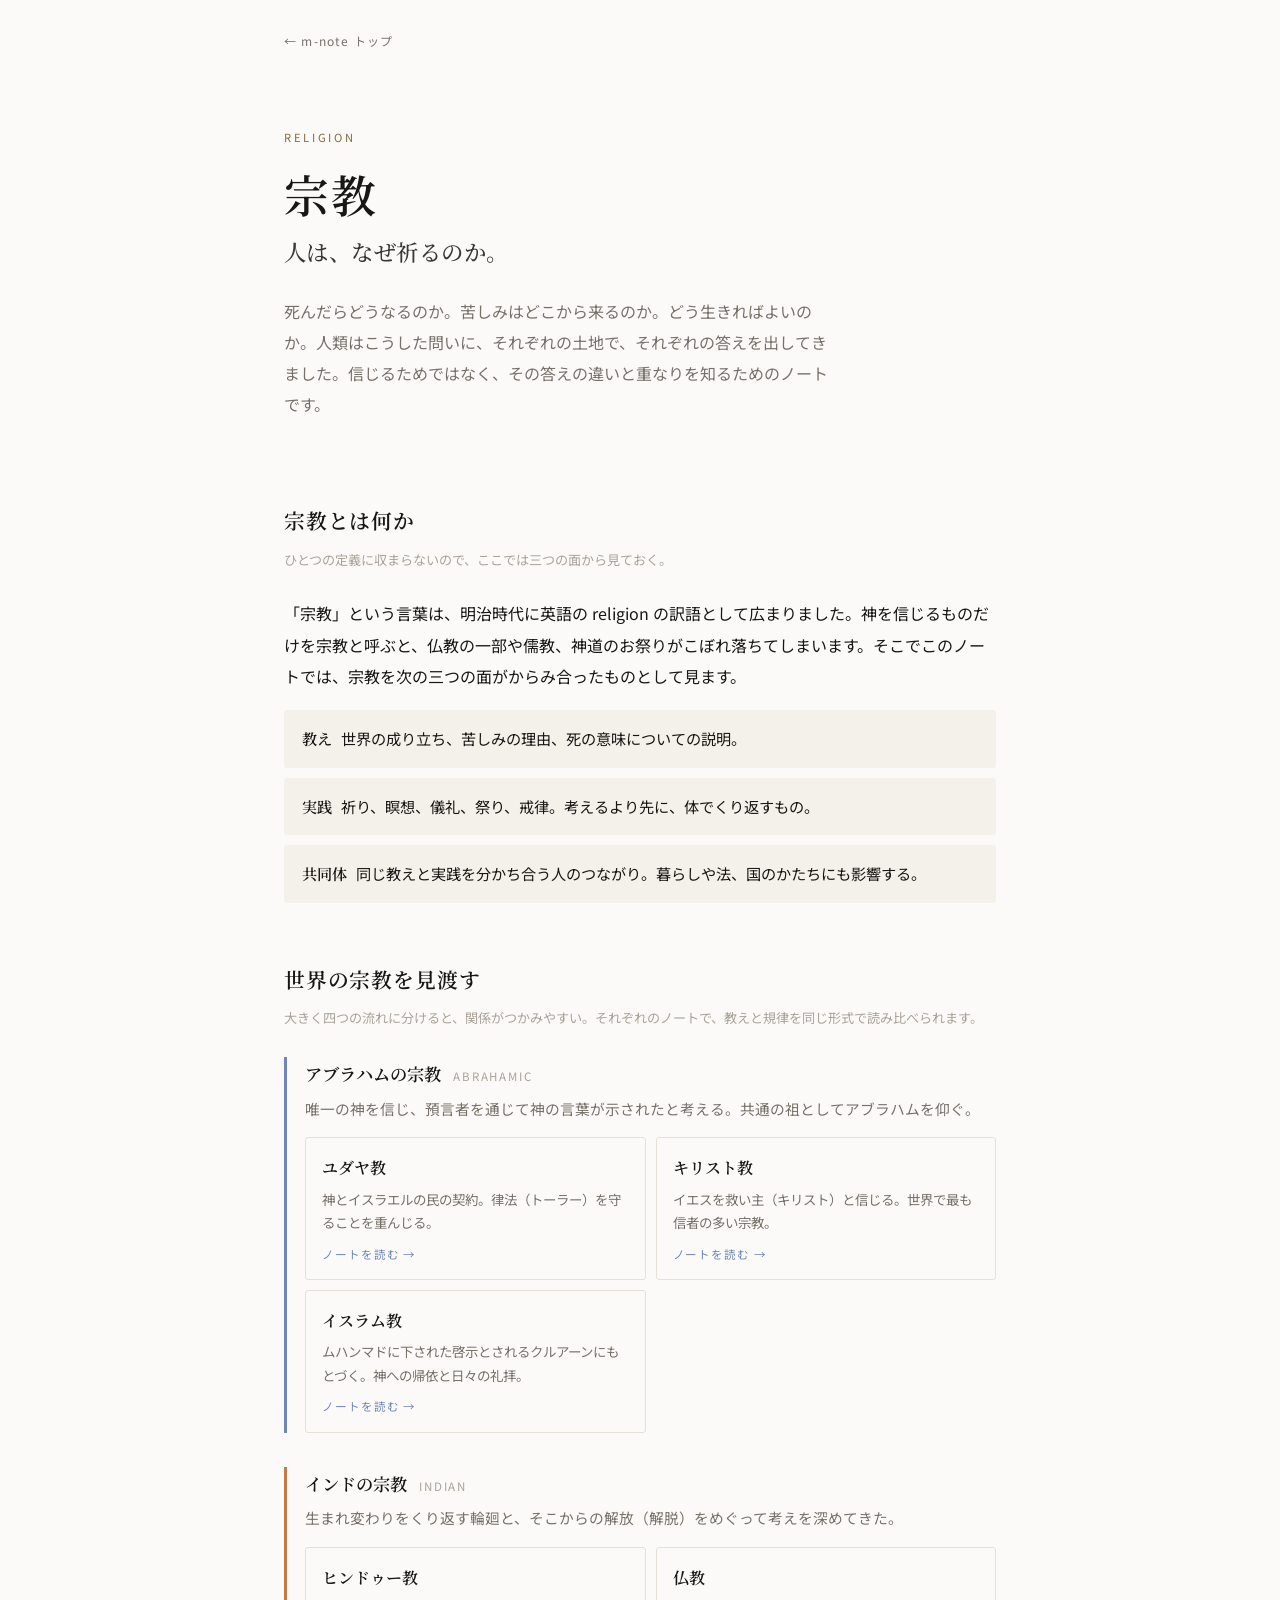
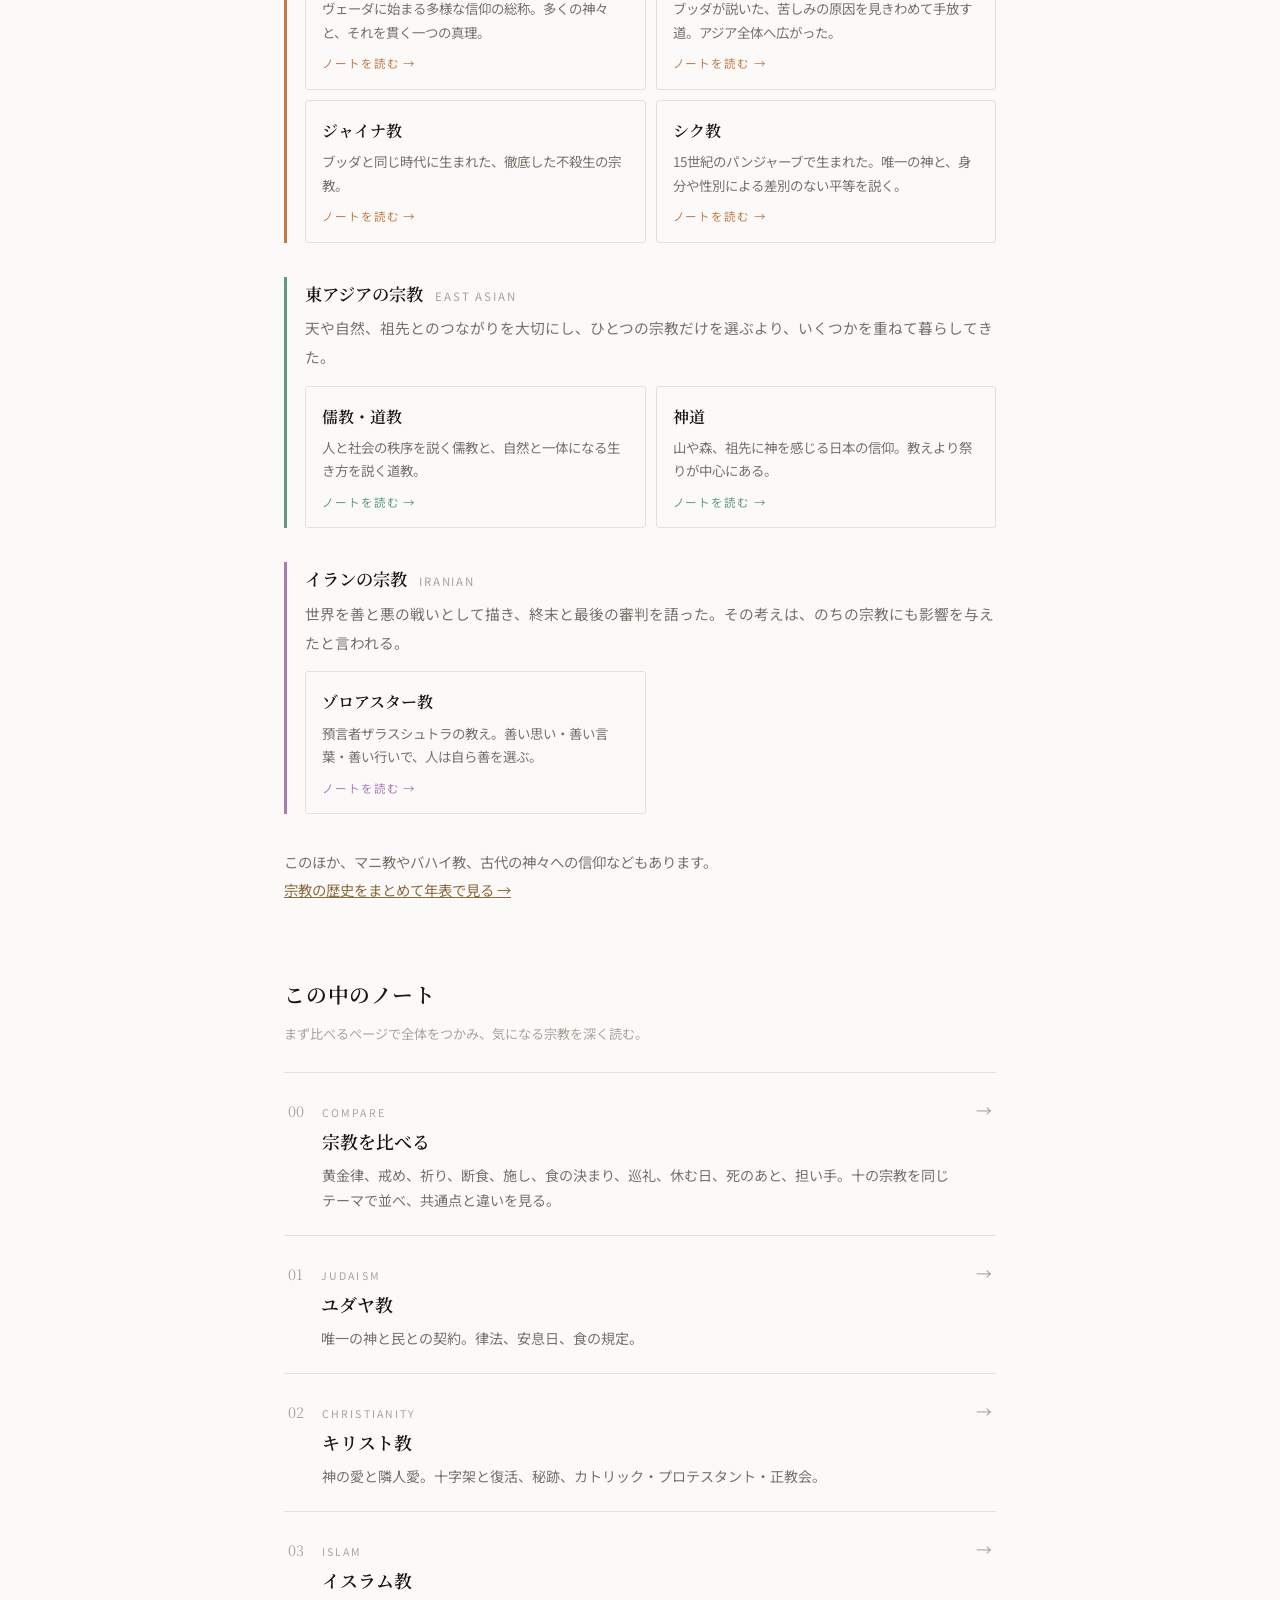
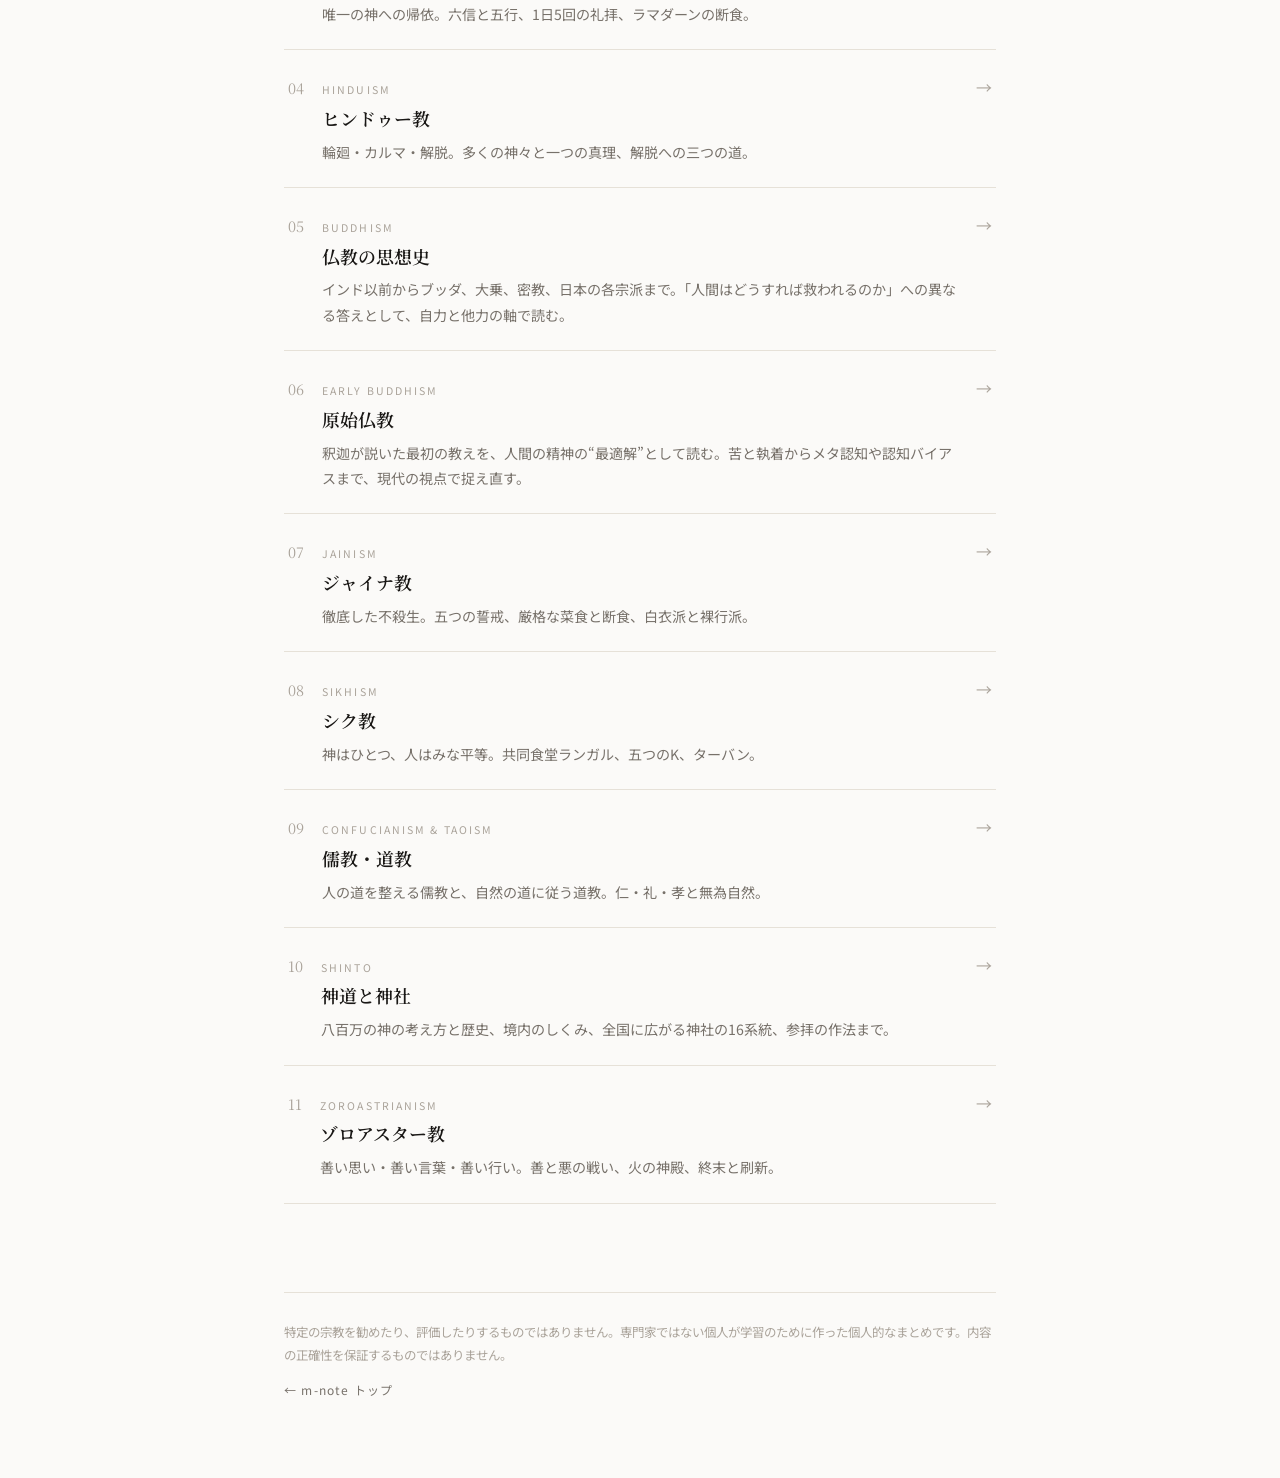
<file: index.html>
<!DOCTYPE html>
<html lang="ja">
<head>
<meta charset="UTF-8">
<meta name="viewport" content="width=device-width, initial-scale=1">
<title>宗教｜まとめノート</title>
<meta name="description" content="人はなぜ祈るのか。アブラハムの宗教・インドの宗教・東アジアの宗教を見渡し、十の宗教の教えと規律を同じ形式でまとめ、テーマごとに比べる宗教のノート。">
<link rel="preconnect" href="https://fonts.googleapis.com">
<link rel="preconnect" href="https://fonts.gstatic.com" crossorigin>
<link href="https://fonts.googleapis.com/css2?family=Noto+Sans+JP:wght@400;500;700&family=Noto+Serif+JP:wght@500;600;700&display=swap" rel="stylesheet">
<style>
  :root{
    --bg:#fbfaf8; --ink:#191715; --muted:#77716a; --faint:#aaa39a;
    --line:#e6e1d8; --card:#f4f1eb; --accent:#8a6a3f;
    --c-abraham:#6f86b8; --c-india:#c27a4a; --c-eastasia:#5f9a7e; --c-iran:#a97cb8;
  }
  @media (prefers-color-scheme: dark){
    :root:not([data-theme="light"]){
      --bg:#100f0e; --ink:#efece7; --muted:#958f85; --faint:#5f5a52;
      --line:#272421; --card:#181614; --accent:#c9a273;
      --c-abraham:#8fa6d8; --c-india:#e09a6a; --c-eastasia:#7fbf9f; --c-iran:#c9a0d8;
    }
  }
  :root[data-theme="dark"]{
    --bg:#100f0e; --ink:#efece7; --muted:#958f85; --faint:#5f5a52;
    --line:#272421; --card:#181614; --accent:#c9a273;
    --c-abraham:#8fa6d8; --c-india:#e09a6a; --c-eastasia:#7fbf9f; --c-iran:#c9a0d8;
  }
  *{box-sizing:border-box}
  body{margin:0;background:var(--bg);color:var(--ink);font-family:"Noto Sans JP",system-ui,sans-serif;
    font-size:16px;line-height:1.95;-webkit-font-smoothing:antialiased}
  a{color:inherit}
  .wrap{max-width:48rem;margin:0 auto;padding:0 16px}
  @media (min-width:640px){.wrap{padding:0 28px}}

  .top{padding:24px 0 0}
  .back{font-size:.75rem;letter-spacing:.1em;color:var(--muted);text-decoration:none}
  .back:hover{color:var(--ink)}

  header.hero{padding:72px 0 24px}
  .eyebrow{font-size:.7rem;letter-spacing:.24em;color:var(--accent);margin:0 0 14px}
  h1{font-family:"Noto Serif JP",serif;font-weight:600;font-size:clamp(2rem,6vw,2.8rem);line-height:1.4;margin:0 0 6px;letter-spacing:.04em}
  .mn-tagline{font-family:"Noto Serif JP",serif;font-weight:500;font-size:clamp(1.05rem,2.6vw,1.4rem);line-height:1.75;letter-spacing:.02em;margin:.1em 0 1.1em;opacity:.85}
  .lead{color:var(--muted);margin:0;max-width:34em}

  section{padding:56px 0 0}
  h2{font-family:"Noto Serif JP",serif;font-weight:600;font-size:1.3rem;letter-spacing:.04em;margin:0 0 6px}
  .note{color:var(--faint);font-size:.82rem;margin:0 0 26px}
  p{margin:0 0 14px}

  .points{list-style:none;margin:18px 0 0;padding:0;display:grid;gap:10px}
  .points li{padding:14px 18px;background:var(--card);border-radius:3px;font-size:.95rem}
  .points b{font-family:"Noto Serif JP",serif;font-weight:600;margin-right:.6em}

  .family{margin:0 0 34px;border-left:3px solid var(--fam);padding-left:18px}
  .family.abraham{--fam:var(--c-abraham)} .family.india{--fam:var(--c-india)} .family.eastasia{--fam:var(--c-eastasia)} .family.iran{--fam:var(--c-iran)}
  .family h3{display:flex;align-items:baseline;gap:12px;font-family:"Noto Serif JP",serif;font-weight:600;font-size:1.08rem;margin:0 0 4px}
  .family h3 small{font-family:"Noto Sans JP",sans-serif;font-weight:400;font-size:.72rem;letter-spacing:.16em;color:var(--faint)}
  .family > p{color:var(--muted);font-size:.92rem;margin:0 0 14px}
  .rel{display:grid;grid-template-columns:1fr;gap:10px}
  @media (min-width:640px){.rel{grid-template-columns:1fr 1fr}}
  .rel a{display:block;text-decoration:none;padding:14px 16px;border:1px solid var(--line);border-radius:3px;transition:border-color .2s}
  .rel a:hover{border-color:var(--fam)}
  .rel b{display:block;font-family:"Noto Serif JP",serif;font-weight:600;font-size:1rem}
  .rel span{display:block;font-size:.84rem;color:var(--muted);line-height:1.75;margin-top:4px}
  .rel em{display:block;font-style:normal;font-size:.72rem;letter-spacing:.08em;color:var(--fam);margin-top:8px}

  .notes{border-top:1px solid var(--line)}
  .notes a{display:grid;grid-template-columns:auto 1fr auto;gap:18px;align-items:baseline;padding:22px 4px;border-bottom:1px solid var(--line);text-decoration:none}
  .notes a:hover .ttl{color:var(--accent)}
  .notes .idx{font-family:"Noto Serif JP",serif;color:var(--faint);font-size:.9rem}
  .notes .cat{display:block;font-size:.66rem;letter-spacing:.2em;color:var(--faint)}
  .notes .ttl{display:block;font-family:"Noto Serif JP",serif;font-weight:600;font-size:1.12rem;transition:color .2s}
  .notes .desc{display:block;font-size:.88rem;color:var(--muted);line-height:1.8;margin-top:4px}
  .notes .arrow{color:var(--faint)}

  .tl{margin-top:4px;font-size:.9rem;color:var(--muted)}
  .tl a{color:var(--accent)}

  footer{margin:88px 0 0;padding:28px 0 64px;border-top:1px solid var(--line)}
  footer p{font-size:.78rem;color:var(--faint);line-height:1.85;margin:0 0 12px}
</style>
</head>
<body>
<div class="wrap">
  <div class="top"><a class="back" href="../">← m-note トップ</a></div>

  <header class="hero">
    <p class="eyebrow">RELIGION</p>
    <h1>宗教</h1>
    <p class="mn-tagline">人は、なぜ祈るのか。</p>
    <p class="lead">死んだらどうなるのか。苦しみはどこから来るのか。どう生きればよいのか。人類はこうした問いに、それぞれの土地で、それぞれの答えを出してきました。信じるためではなく、その答えの違いと重なりを知るためのノートです。</p>
  </header>

  <section>
    <h2>宗教とは何か</h2>
    <p class="note">ひとつの定義に収まらないので、ここでは三つの面から見ておく。</p>
    <p>「宗教」という言葉は、明治時代に英語の religion の訳語として広まりました。神を信じるものだけを宗教と呼ぶと、仏教の一部や儒教、神道のお祭りがこぼれ落ちてしまいます。そこでこのノートでは、宗教を次の三つの面がからみ合ったものとして見ます。</p>
    <ul class="points">
      <li><b>教え</b>世界の成り立ち、苦しみの理由、死の意味についての説明。</li>
      <li><b>実践</b>祈り、瞑想、儀礼、祭り、戒律。考えるより先に、体でくり返すもの。</li>
      <li><b>共同体</b>同じ教えと実践を分かち合う人のつながり。暮らしや法、国のかたちにも影響する。</li>
    </ul>
  </section>

  <section>
    <h2>世界の宗教を見渡す</h2>
    <p class="note">大きく四つの流れに分けると、関係がつかみやすい。それぞれのノートで、教えと規律を同じ形式で読み比べられます。</p>

    <div class="family abraham">
      <h3>アブラハムの宗教<small>ABRAHAMIC</small></h3>
      <p>唯一の神を信じ、預言者を通じて神の言葉が示されたと考える。共通の祖としてアブラハムを仰ぐ。</p>
      <div class="rel">
        <a href="judaism.html"><b>ユダヤ教</b><span>神とイスラエルの民の契約。律法（トーラー）を守ることを重んじる。</span><em>ノートを読む →</em></a>
        <a href="christianity.html"><b>キリスト教</b><span>イエスを救い主（キリスト）と信じる。世界で最も信者の多い宗教。</span><em>ノートを読む →</em></a>
        <a href="islam.html"><b>イスラム教</b><span>ムハンマドに下された啓示とされるクルアーンにもとづく。神への帰依と日々の礼拝。</span><em>ノートを読む →</em></a>
      </div>
    </div>

    <div class="family india">
      <h3>インドの宗教<small>INDIAN</small></h3>
      <p>生まれ変わりをくり返す輪廻と、そこからの解放（解脱）をめぐって考えを深めてきた。</p>
      <div class="rel">
        <a href="hinduism.html"><b>ヒンドゥー教</b><span>ヴェーダに始まる多様な信仰の総称。多くの神々と、それを貫く一つの真理。</span><em>ノートを読む →</em></a>
        <a href="../buddhism/"><b>仏教</b><span>ブッダが説いた、苦しみの原因を見きわめて手放す道。アジア全体へ広がった。</span><em>ノートを読む →</em></a>
        <a href="jainism.html"><b>ジャイナ教</b><span>ブッダと同じ時代に生まれた、徹底した不殺生の宗教。</span><em>ノートを読む →</em></a>
        <a href="sikhism.html"><b>シク教</b><span>15世紀のパンジャーブで生まれた。唯一の神と、身分や性別による差別のない平等を説く。</span><em>ノートを読む →</em></a>
      </div>
    </div>

    <div class="family eastasia">
      <h3>東アジアの宗教<small>EAST ASIAN</small></h3>
      <p>天や自然、祖先とのつながりを大切にし、ひとつの宗教だけを選ぶより、いくつかを重ねて暮らしてきた。</p>
      <div class="rel">
        <a href="confucianism-taoism.html"><b>儒教・道教</b><span>人と社会の秩序を説く儒教と、自然と一体になる生き方を説く道教。</span><em>ノートを読む →</em></a>
        <a href="../shinto/"><b>神道</b><span>山や森、祖先に神を感じる日本の信仰。教えより祭りが中心にある。</span><em>ノートを読む →</em></a>
      </div>
    </div>

    <div class="family iran">
      <h3>イランの宗教<small>IRANIAN</small></h3>
      <p>世界を善と悪の戦いとして描き、終末と最後の審判を語った。その考えは、のちの宗教にも影響を与えたと言われる。</p>
      <div class="rel">
        <a href="zoroastrianism.html"><b>ゾロアスター教</b><span>預言者ザラスシュトラの教え。善い思い・善い言葉・善い行いで、人は自ら善を選ぶ。</span><em>ノートを読む →</em></a>
      </div>
    </div>

    <p class="tl">このほか、マニ教やバハイ教、古代の神々への信仰などもあります。<br><a href="../history-timeline/#cat=judaism,christianity,islam,hinduism,buddhism,confucian,shinto,otherrel">宗教の歴史をまとめて年表で見る →</a></p>
  </section>

  <section>
    <h2>この中のノート</h2>
    <p class="note">まず比べるページで全体をつかみ、気になる宗教を深く読む。</p>
    <nav class="notes">
      <a href="compare.html">
        <span class="idx">00</span>
        <span><span class="cat">COMPARE</span><span class="ttl">宗教を比べる</span><span class="desc">黄金律、戒め、祈り、断食、施し、食の決まり、巡礼、休む日、死のあと、担い手。十の宗教を同じテーマで並べ、共通点と違いを見る。</span></span>
        <span class="arrow">→</span>
      </a>
      <a href="judaism.html">
        <span class="idx">01</span>
        <span><span class="cat">JUDAISM</span><span class="ttl">ユダヤ教</span><span class="desc">唯一の神と民との契約。律法、安息日、食の規定。</span></span>
        <span class="arrow">→</span>
      </a>
      <a href="christianity.html">
        <span class="idx">02</span>
        <span><span class="cat">CHRISTIANITY</span><span class="ttl">キリスト教</span><span class="desc">神の愛と隣人愛。十字架と復活、秘跡、カトリック・プロテスタント・正教会。</span></span>
        <span class="arrow">→</span>
      </a>
      <a href="islam.html">
        <span class="idx">03</span>
        <span><span class="cat">ISLAM</span><span class="ttl">イスラム教</span><span class="desc">唯一の神への帰依。六信と五行、1日5回の礼拝、ラマダーンの断食。</span></span>
        <span class="arrow">→</span>
      </a>
      <a href="hinduism.html">
        <span class="idx">04</span>
        <span><span class="cat">HINDUISM</span><span class="ttl">ヒンドゥー教</span><span class="desc">輪廻・カルマ・解脱。多くの神々と一つの真理、解脱への三つの道。</span></span>
        <span class="arrow">→</span>
      </a>
      <a href="../buddhism/">
        <span class="idx">05</span>
        <span><span class="cat">BUDDHISM</span><span class="ttl">仏教の思想史</span><span class="desc">インド以前からブッダ、大乗、密教、日本の各宗派まで。「人間はどうすれば救われるのか」への異なる答えとして、自力と他力の軸で読む。</span></span>
        <span class="arrow">→</span>
      </a>
      <a href="../early-buddhism/">
        <span class="idx">06</span>
        <span><span class="cat">EARLY BUDDHISM</span><span class="ttl">原始仏教</span><span class="desc">釈迦が説いた最初の教えを、人間の精神の“最適解”として読む。苦と執着からメタ認知や認知バイアスまで、現代の視点で捉え直す。</span></span>
        <span class="arrow">→</span>
      </a>
      <a href="jainism.html">
        <span class="idx">07</span>
        <span><span class="cat">JAINISM</span><span class="ttl">ジャイナ教</span><span class="desc">徹底した不殺生。五つの誓戒、厳格な菜食と断食、白衣派と裸行派。</span></span>
        <span class="arrow">→</span>
      </a>
      <a href="sikhism.html">
        <span class="idx">08</span>
        <span><span class="cat">SIKHISM</span><span class="ttl">シク教</span><span class="desc">神はひとつ、人はみな平等。共同食堂ランガル、五つのK、ターバン。</span></span>
        <span class="arrow">→</span>
      </a>
      <a href="confucianism-taoism.html">
        <span class="idx">09</span>
        <span><span class="cat">CONFUCIANISM &amp; TAOISM</span><span class="ttl">儒教・道教</span><span class="desc">人の道を整える儒教と、自然の道に従う道教。仁・礼・孝と無為自然。</span></span>
        <span class="arrow">→</span>
      </a>
      <a href="../shinto/">
        <span class="idx">10</span>
        <span><span class="cat">SHINTO</span><span class="ttl">神道と神社</span><span class="desc">八百万の神の考え方と歴史、境内のしくみ、全国に広がる神社の16系統、参拝の作法まで。</span></span>
        <span class="arrow">→</span>
      </a>
      <a href="zoroastrianism.html">
        <span class="idx">11</span>
        <span><span class="cat">ZOROASTRIANISM</span><span class="ttl">ゾロアスター教</span><span class="desc">善い思い・善い言葉・善い行い。善と悪の戦い、火の神殿、終末と刷新。</span></span>
        <span class="arrow">→</span>
      </a>
    </nav>
  </section>

  <footer>
    <p>特定の宗教を勧めたり、評価したりするものではありません。専門家ではない個人が学習のために作った個人的なまとめです。内容の正確性を保証するものではありません。</p>
    <p><a class="back" href="../">← m-note トップ</a></p>
  </footer>
</div>
</body>
</html>
</file>
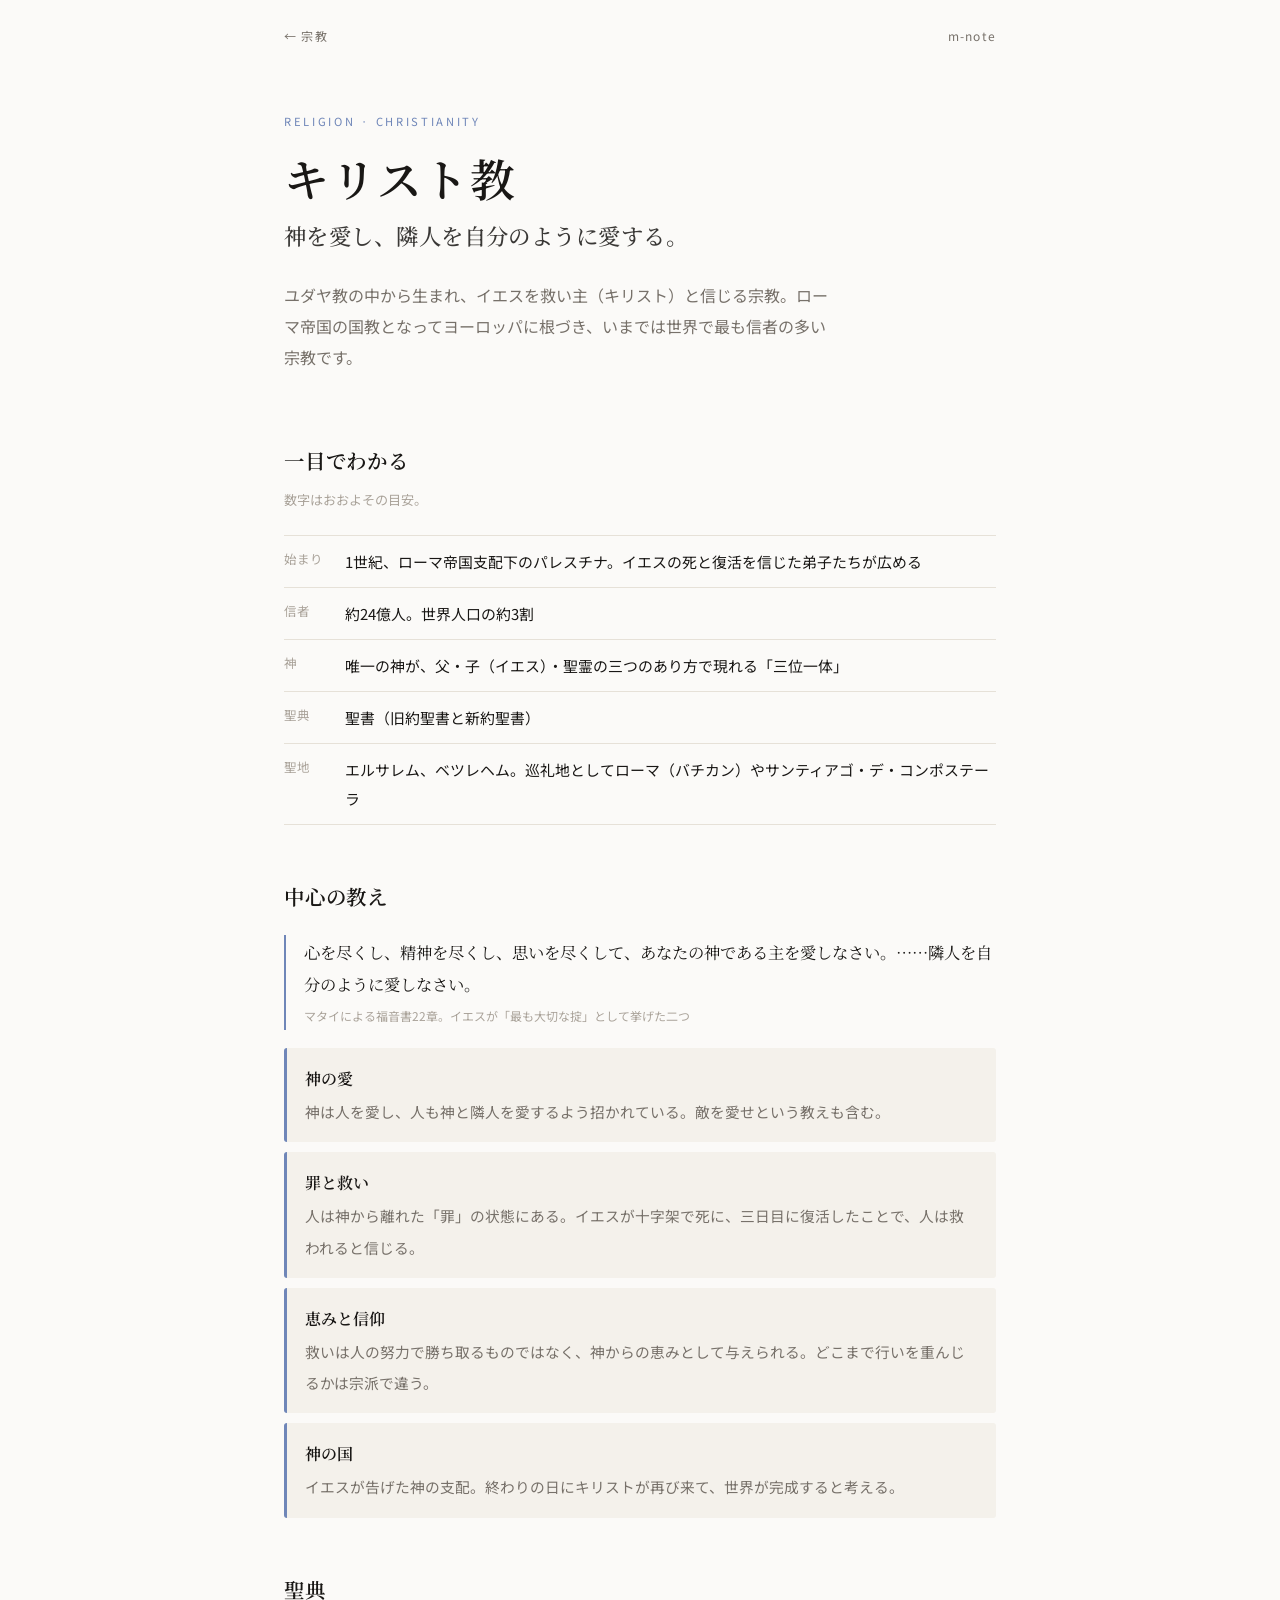
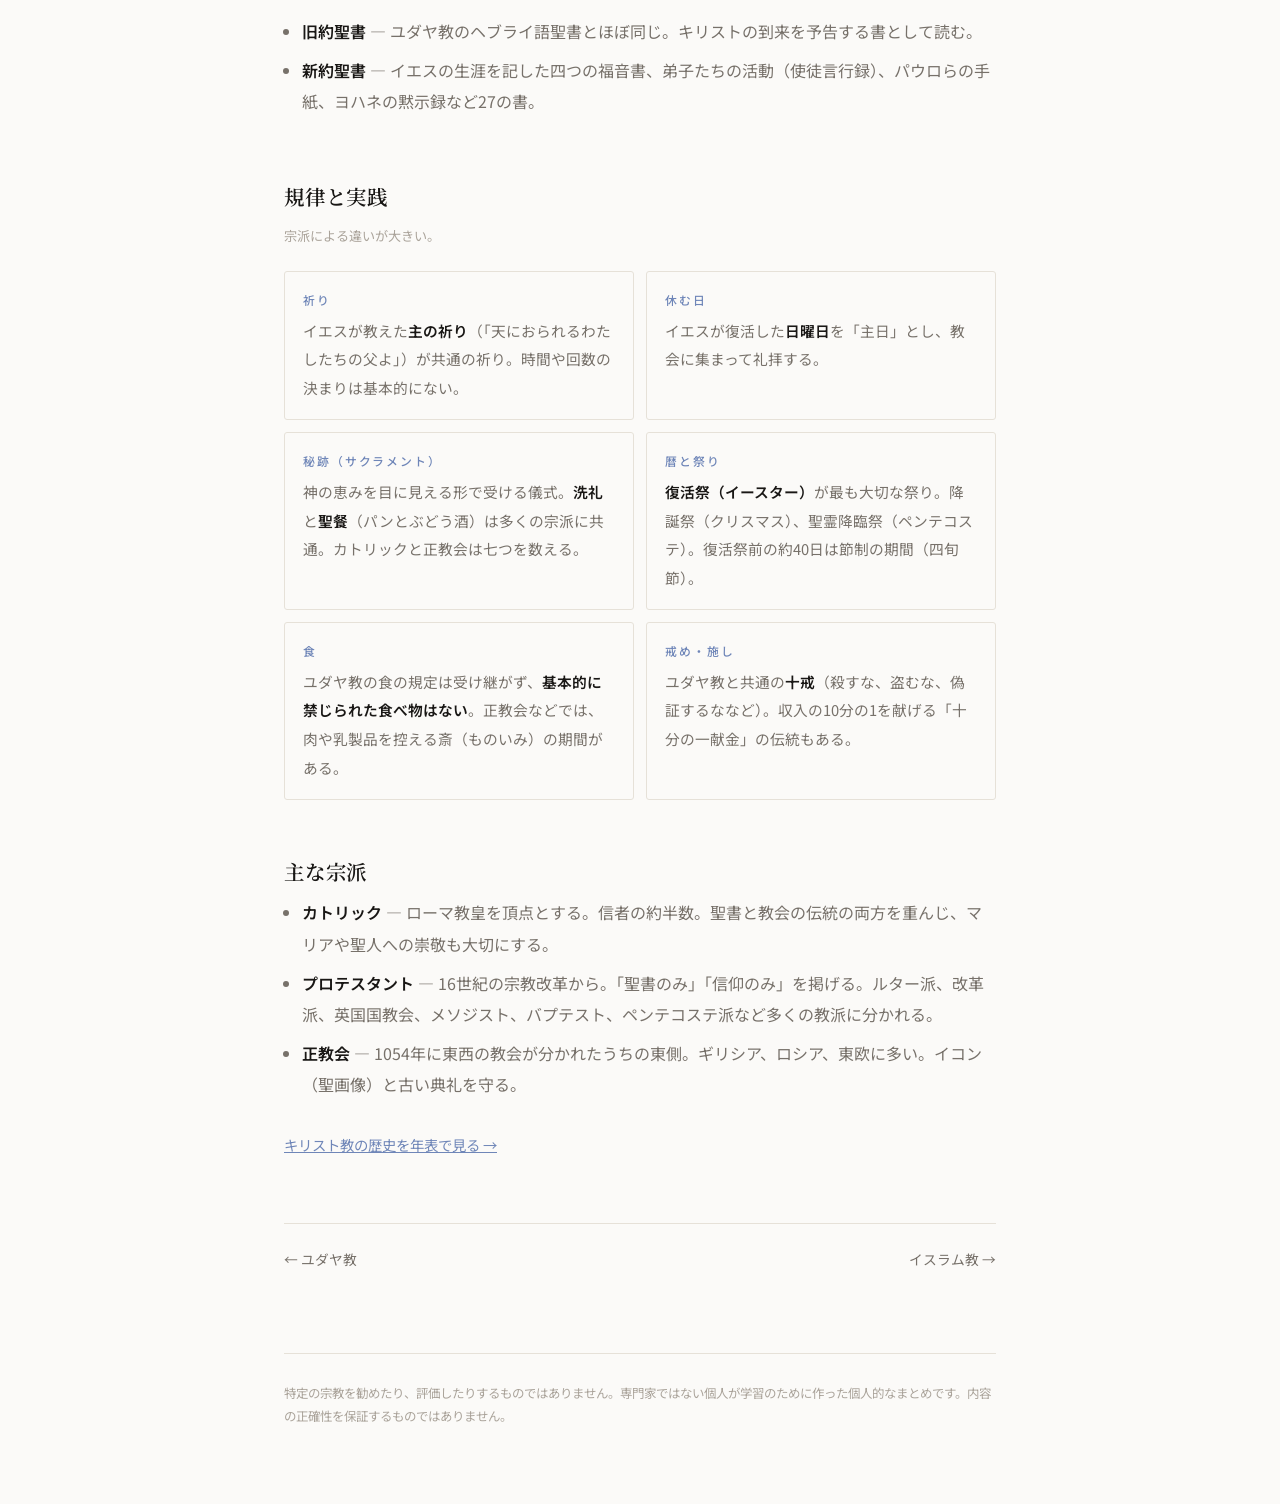
<file: christianity.html>
<!DOCTYPE html>
<html lang="ja">
<head>
<meta charset="UTF-8">
<meta name="viewport" content="width=device-width, initial-scale=1">
<title>キリスト教｜宗教</title>
<meta name="description" content="神の愛と隣人愛。キリスト教の中心の教え、聖書、礼拝や秘跡などの規律と実践、カトリック・プロテスタント・正教会の違いをまとめたノート。">
<link rel="preconnect" href="https://fonts.googleapis.com">
<link rel="preconnect" href="https://fonts.gstatic.com" crossorigin>
<link href="https://fonts.googleapis.com/css2?family=Noto+Sans+JP:wght@400;500;700&family=Noto+Serif+JP:wght@500;600;700&display=swap" rel="stylesheet">
<link rel="stylesheet" href="style.css">
</head>
<body class="abraham">
<div class="wrap">
  <div class="top"><a class="back" href="./">← 宗教</a><a class="sitemark" href="../">m-note</a></div>

  <header class="hero">
    <p class="eyebrow">RELIGION · CHRISTIANITY</p>
    <h1>キリスト教</h1>
    <p class="mn-tagline">神を愛し、隣人を自分のように愛する。</p>
    <p class="lead">ユダヤ教の中から生まれ、イエスを救い主（キリスト）と信じる宗教。ローマ帝国の国教となってヨーロッパに根づき、いまでは世界で最も信者の多い宗教です。</p>
  </header>

  <section>
    <h2>一目でわかる</h2>
    <p class="note">数字はおおよその目安。</p>
    <dl class="facts">
      <dt>始まり</dt><dd>1世紀、ローマ帝国支配下のパレスチナ。イエスの死と復活を信じた弟子たちが広める</dd>
      <dt>信者</dt><dd>約24億人。世界人口の約3割</dd>
      <dt>神</dt><dd>唯一の神が、父・子（イエス）・聖霊の三つのあり方で現れる「三位一体」</dd>
      <dt>聖典</dt><dd>聖書（旧約聖書と新約聖書）</dd>
      <dt>聖地</dt><dd>エルサレム、ベツレヘム。巡礼地としてローマ（バチカン）やサンティアゴ・デ・コンポステーラ</dd>
    </dl>
  </section>

  <section>
    <h2>中心の教え</h2>
    <div class="quote">心を尽くし、精神を尽くし、思いを尽くして、あなたの神である主を愛しなさい。……隣人を自分のように愛しなさい。<small>マタイによる福音書22章。イエスが「最も大切な掟」として挙げた二つ</small></div>
    <ul class="points">
      <li><b>神の愛</b><span>神は人を愛し、人も神と隣人を愛するよう招かれている。敵を愛せという教えも含む。</span></li>
      <li><b>罪と救い</b><span>人は神から離れた「罪」の状態にある。イエスが十字架で死に、三日目に復活したことで、人は救われると信じる。</span></li>
      <li><b>恵みと信仰</b><span>救いは人の努力で勝ち取るものではなく、神からの恵みとして与えられる。どこまで行いを重んじるかは宗派で違う。</span></li>
      <li><b>神の国</b><span>イエスが告げた神の支配。終わりの日にキリストが再び来て、世界が完成すると考える。</span></li>
    </ul>
  </section>

  <section>
    <h2>聖典</h2>
    <ul class="plain">
      <li><strong>旧約聖書</strong> — ユダヤ教のヘブライ語聖書とほぼ同じ。キリストの到来を予告する書として読む。</li>
      <li><strong>新約聖書</strong> — イエスの生涯を記した四つの福音書、弟子たちの活動（使徒言行録）、パウロらの手紙、ヨハネの黙示録など27の書。</li>
    </ul>
  </section>

  <section>
    <h2>規律と実践</h2>
    <p class="note">宗派による違いが大きい。</p>
    <div class="practice">
      <div><h4>祈り</h4><p>イエスが教えた<strong>主の祈り</strong>（「天におられるわたしたちの父よ」）が共通の祈り。時間や回数の決まりは基本的にない。</p></div>
      <div><h4>休む日</h4><p>イエスが復活した<strong>日曜日</strong>を「主日」とし、教会に集まって礼拝する。</p></div>
      <div><h4>秘跡（サクラメント）</h4><p>神の恵みを目に見える形で受ける儀式。<strong>洗礼</strong>と<strong>聖餐</strong>（パンとぶどう酒）は多くの宗派に共通。カトリックと正教会は七つを数える。</p></div>
      <div><h4>暦と祭り</h4><p><strong>復活祭（イースター）</strong>が最も大切な祭り。降誕祭（クリスマス）、聖霊降臨祭（ペンテコステ）。復活祭前の約40日は節制の期間（四旬節）。</p></div>
      <div><h4>食</h4><p>ユダヤ教の食の規定は受け継がず、<strong>基本的に禁じられた食べ物はない</strong>。正教会などでは、肉や乳製品を控える斎（ものいみ）の期間がある。</p></div>
      <div><h4>戒め・施し</h4><p>ユダヤ教と共通の<strong>十戒</strong>（殺すな、盗むな、偽証するななど）。収入の10分の1を献げる「十分の一献金」の伝統もある。</p></div>
    </div>
  </section>

  <section>
    <h2>主な宗派</h2>
    <ul class="plain">
      <li><strong>カトリック</strong> — ローマ教皇を頂点とする。信者の約半数。聖書と教会の伝統の両方を重んじ、マリアや聖人への崇敬も大切にする。</li>
      <li><strong>プロテスタント</strong> — 16世紀の宗教改革から。「聖書のみ」「信仰のみ」を掲げる。ルター派、改革派、英国国教会、メソジスト、バプテスト、ペンテコステ派など多くの教派に分かれる。</li>
      <li><strong>正教会</strong> — 1054年に東西の教会が分かれたうちの東側。ギリシア、ロシア、東欧に多い。イコン（聖画像）と古い典礼を守る。</li>
    </ul>
    <p class="tl"><a href="../history-timeline/#cat=christianity">キリスト教の歴史を年表で見る →</a></p>
  </section>

  <nav class="pager"><a href="judaism.html">← ユダヤ教</a><a href="islam.html">イスラム教 →</a></nav>

  <footer>
    <p>特定の宗教を勧めたり、評価したりするものではありません。専門家ではない個人が学習のために作った個人的なまとめです。内容の正確性を保証するものではありません。</p>
  </footer>
</div>
</body>
</html>
</file>
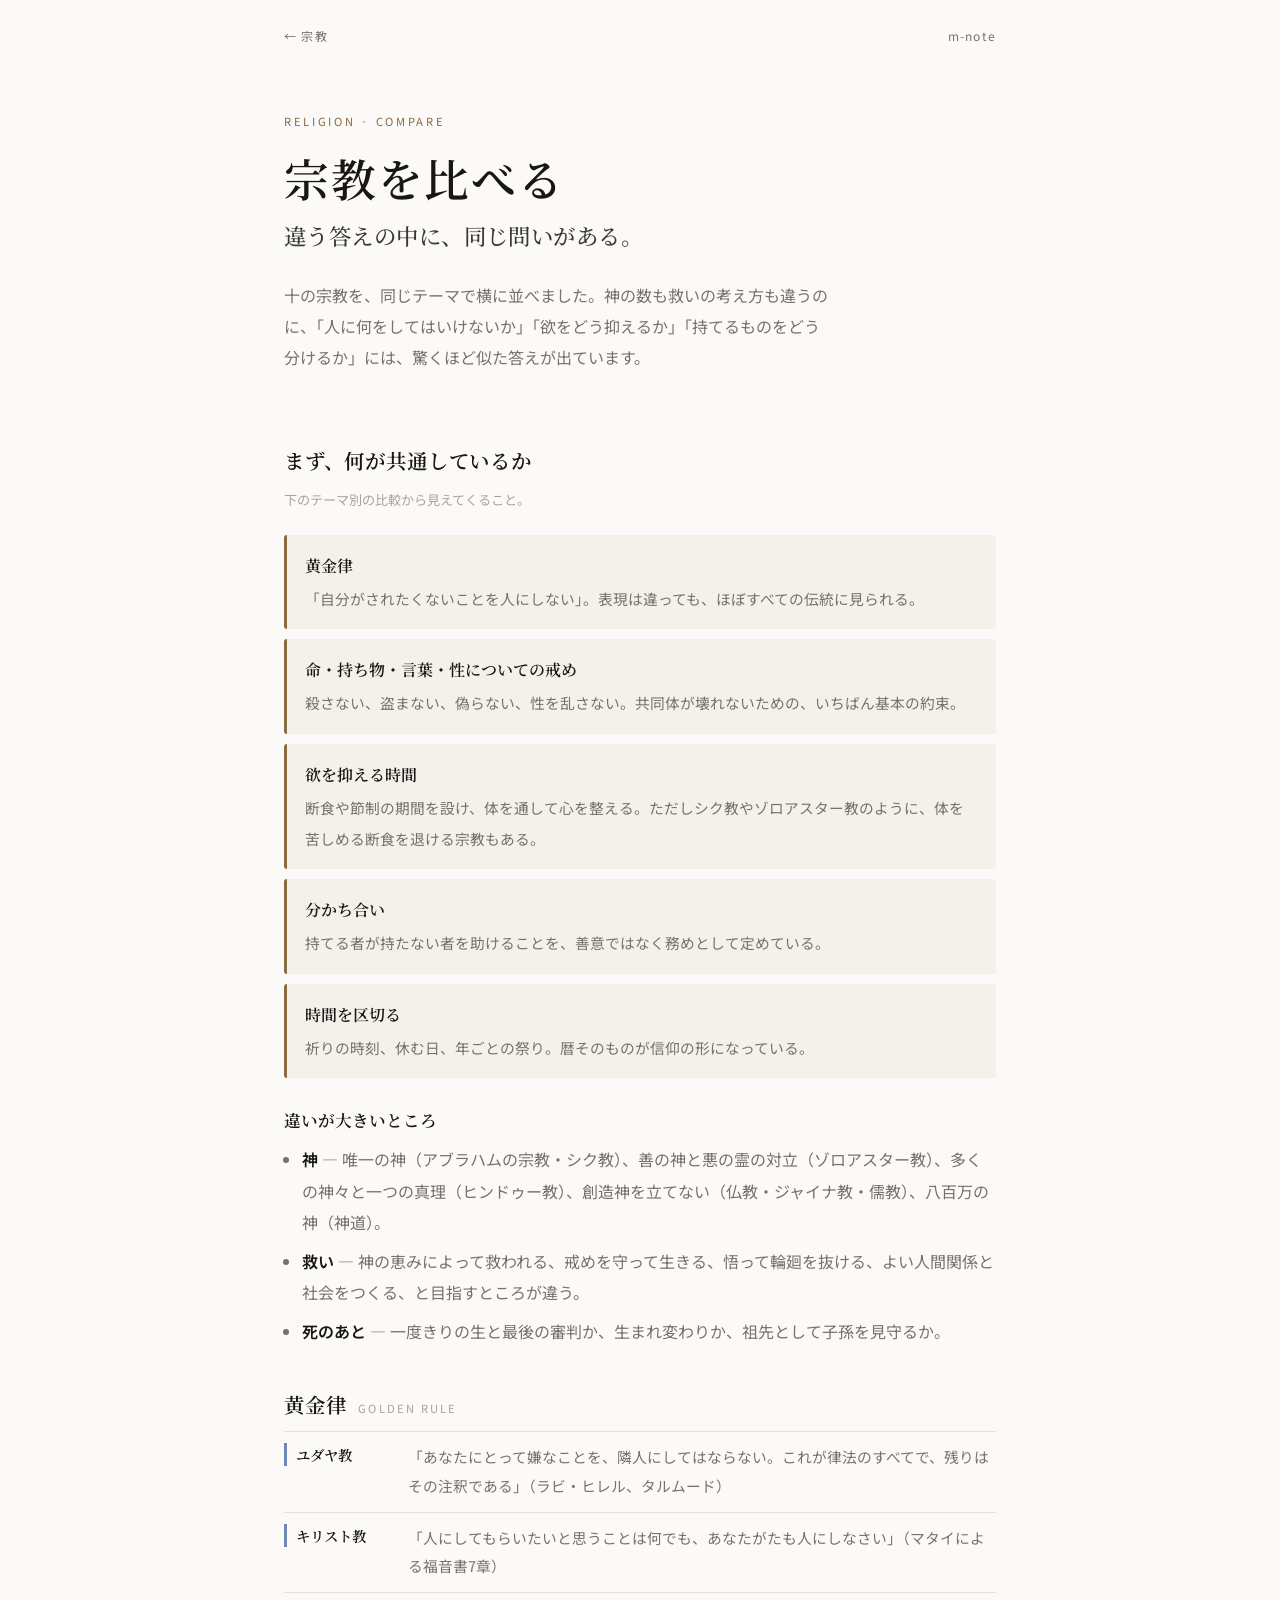
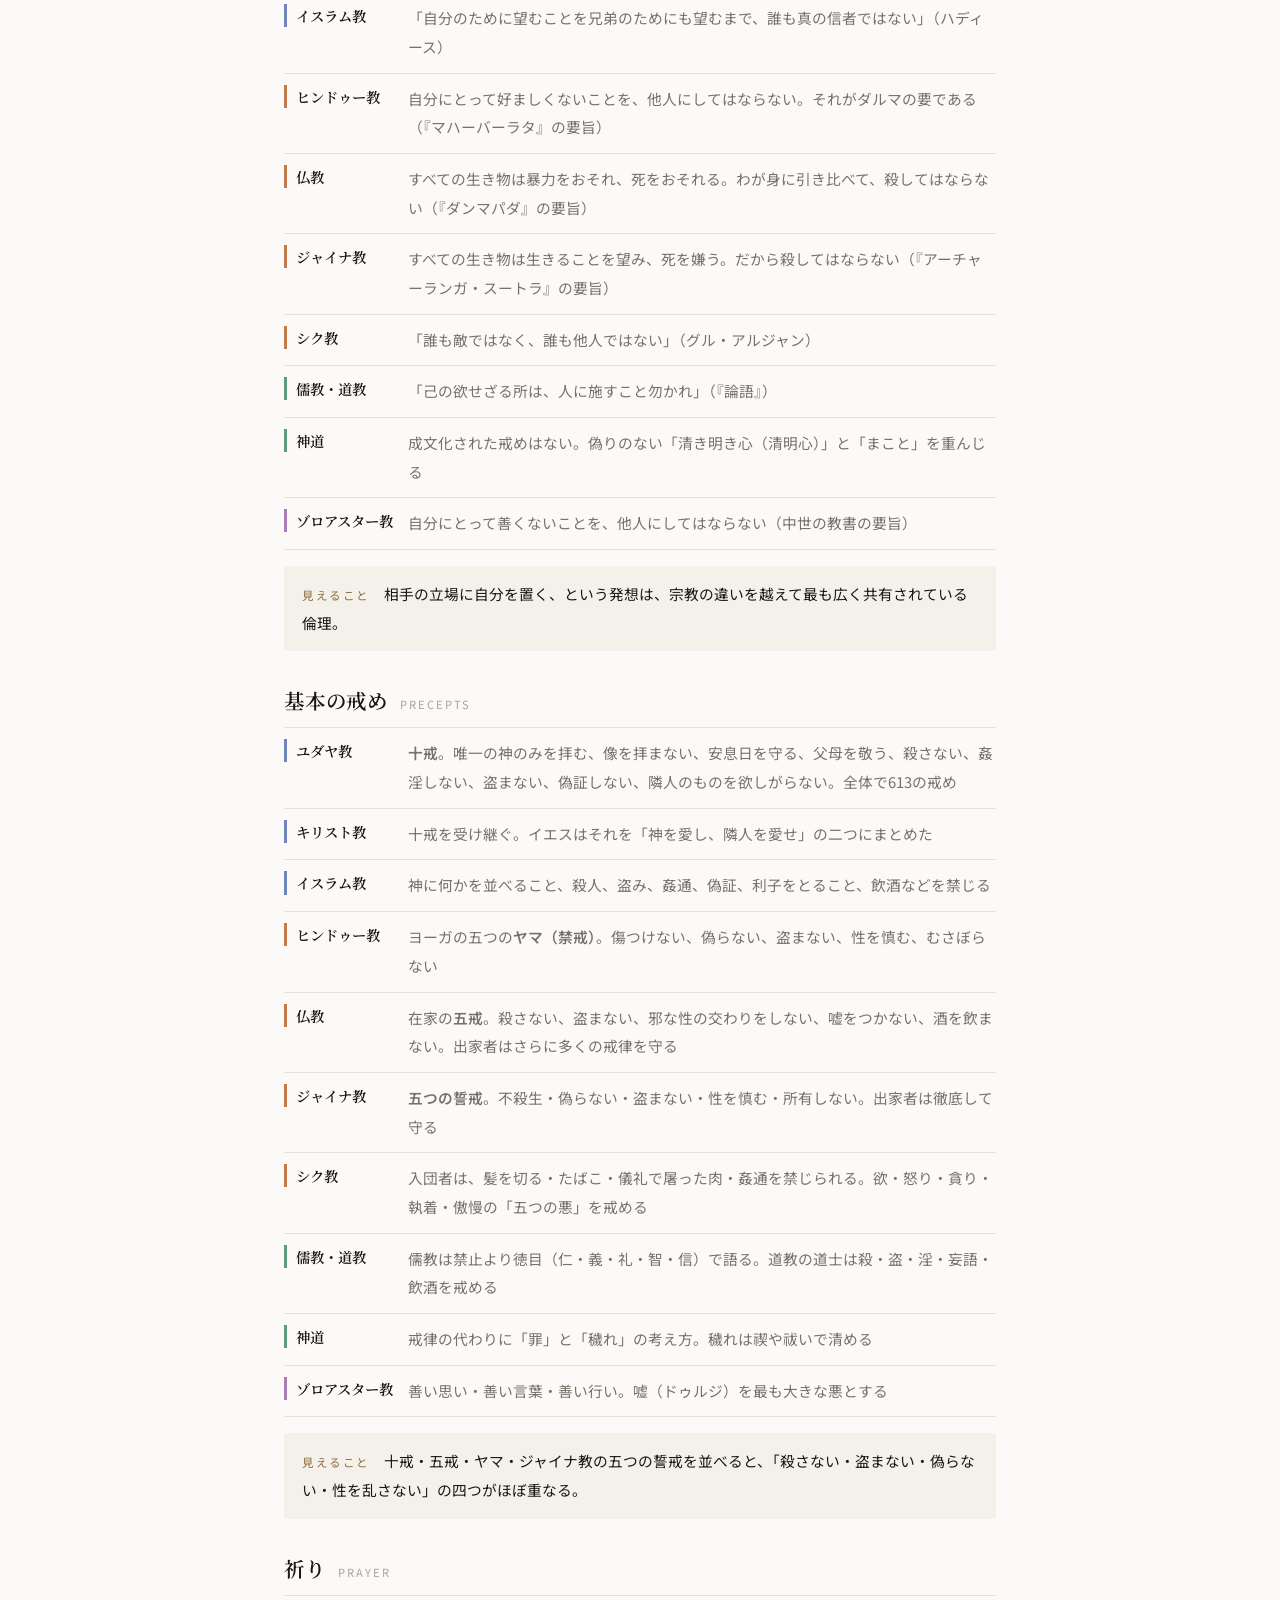
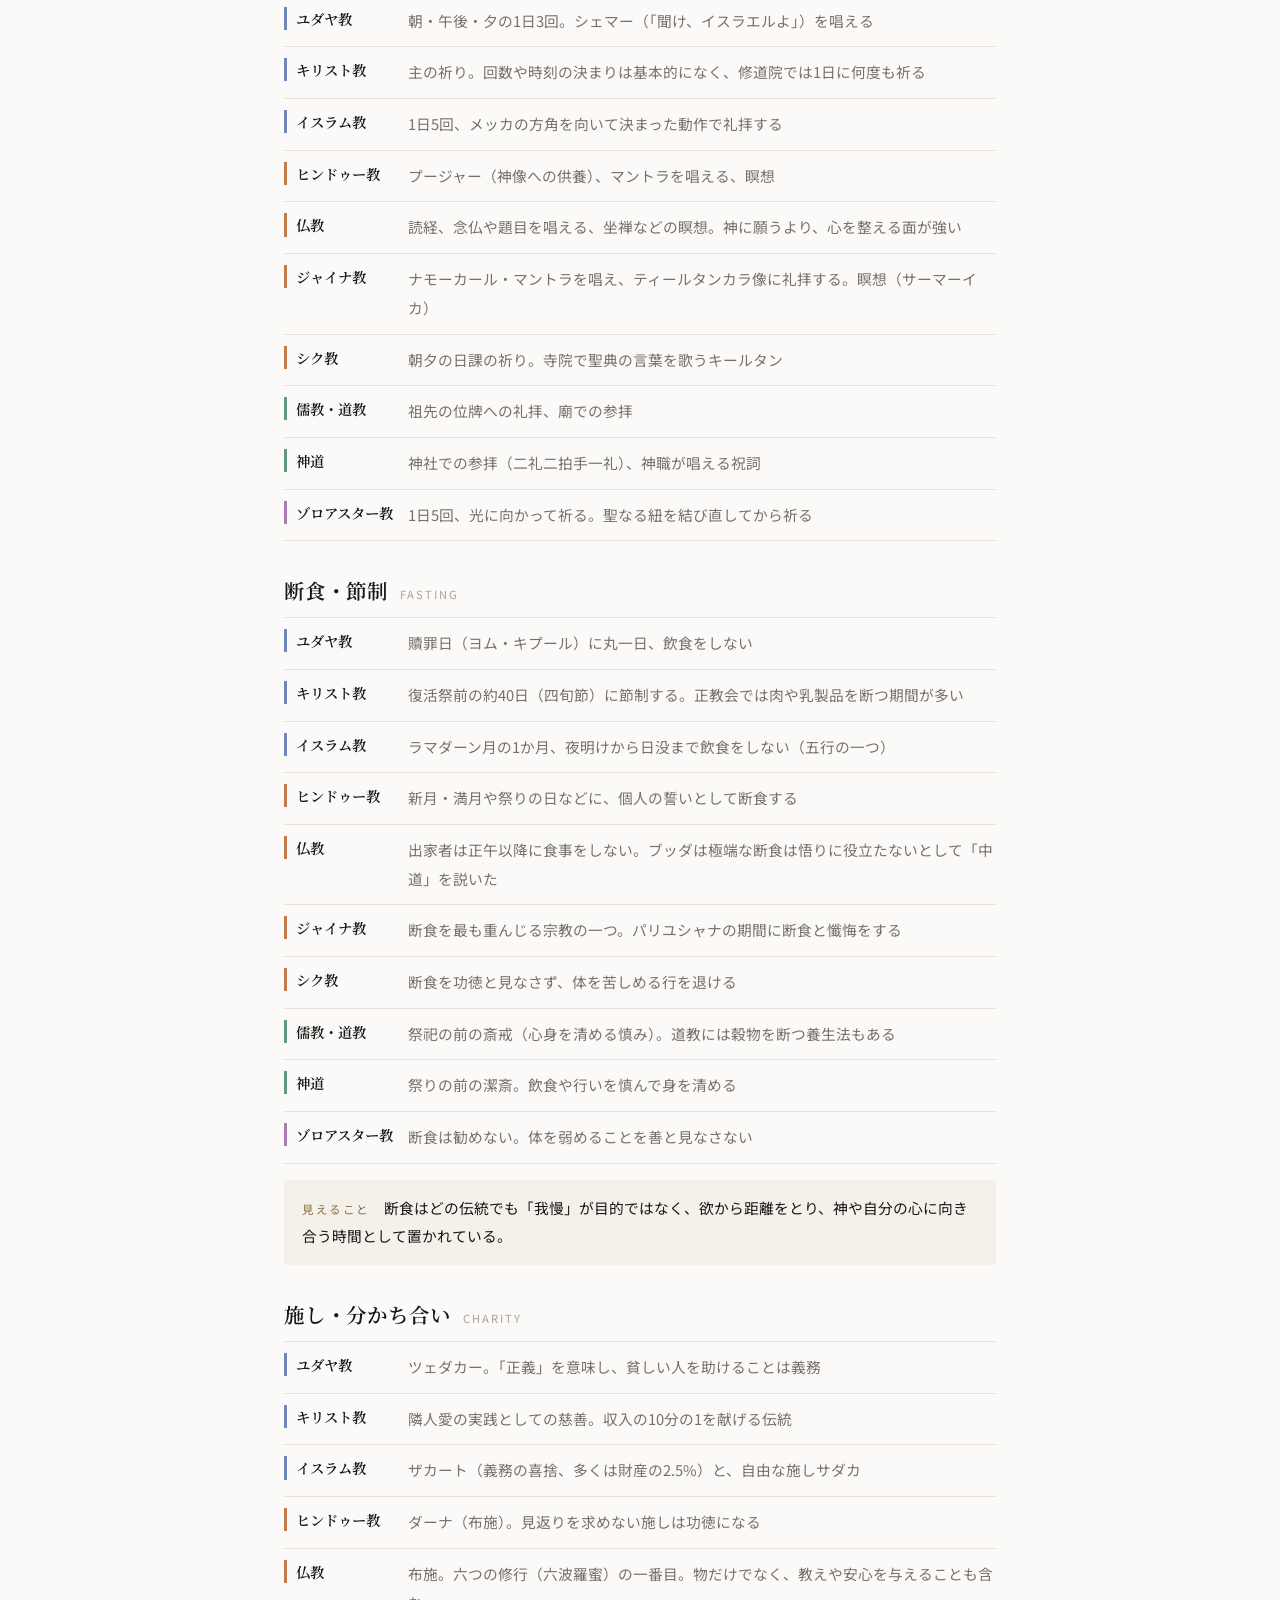
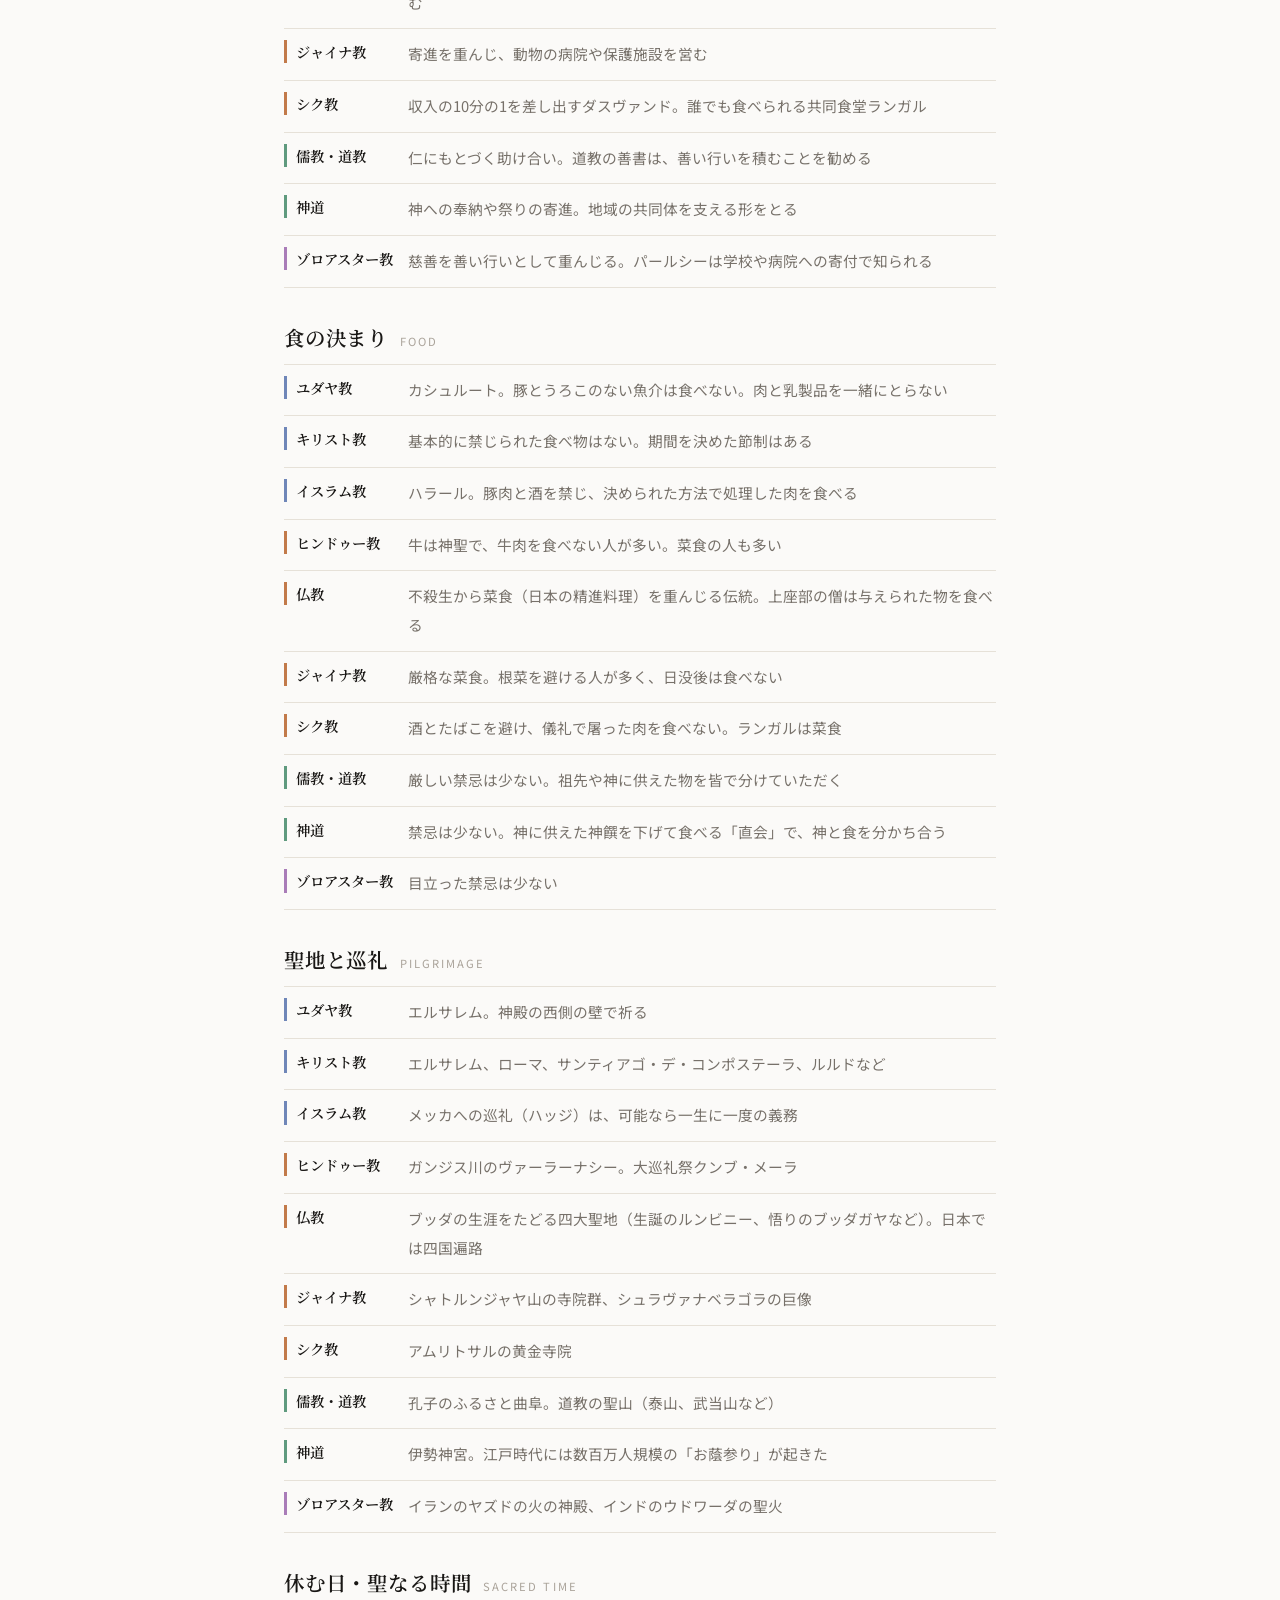
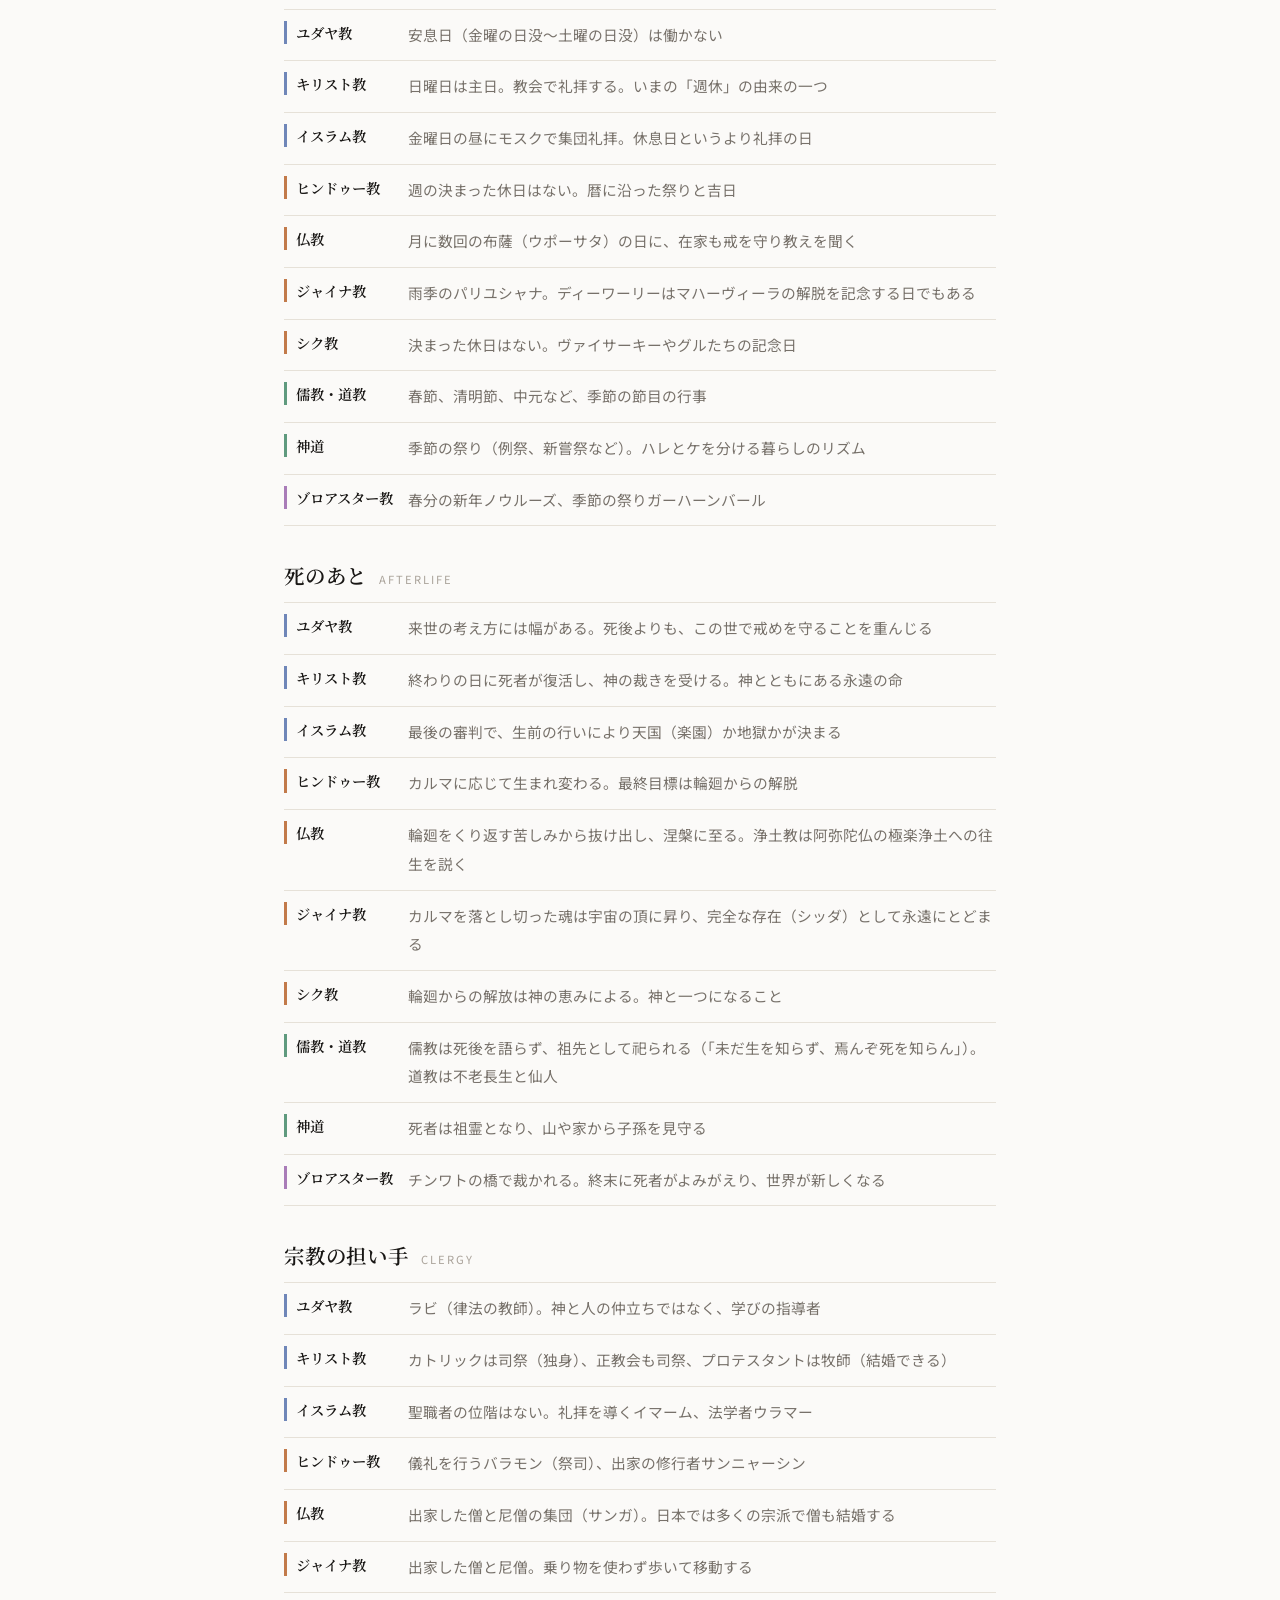
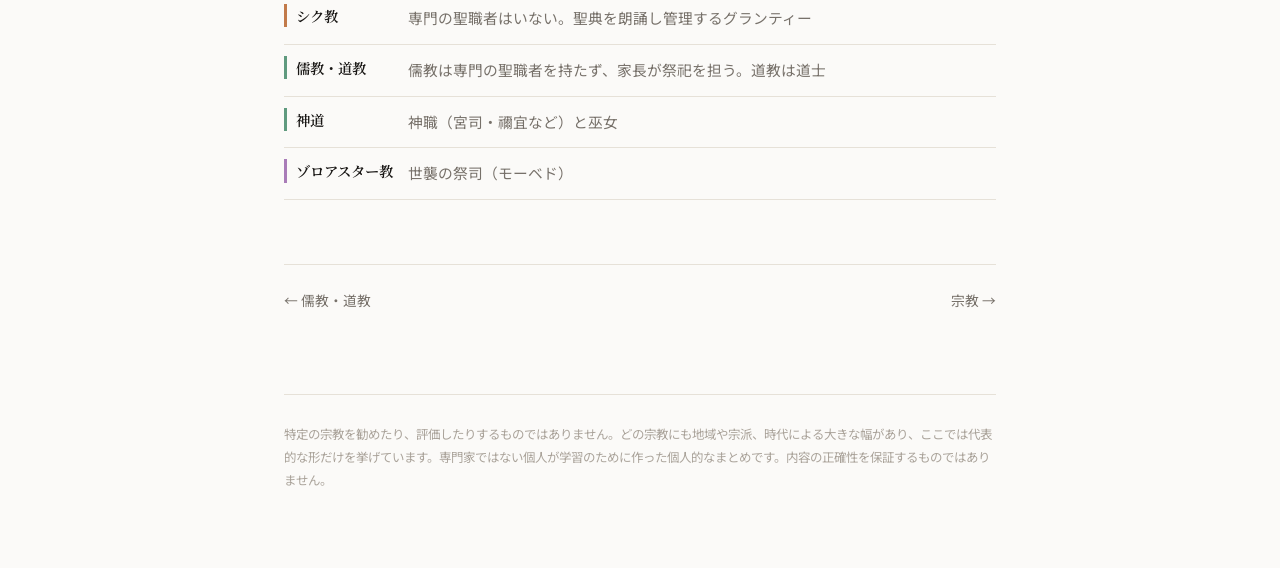
<file: compare.html>
<!DOCTYPE html>
<html lang="ja">
<head>
<meta charset="UTF-8">
<meta name="viewport" content="width=device-width, initial-scale=1">
<title>宗教を比べる｜宗教</title>
<meta name="description" content="ユダヤ教・キリスト教・イスラム教・ヒンドゥー教・仏教・ジャイナ教・シク教・儒教道教・神道・ゾロアスター教の十の宗教を、黄金律、戒め、祈り、断食、施し、食の決まり、巡礼、休む日、死のあと、担い手のテーマで並べて比べるノート。">
<link rel="preconnect" href="https://fonts.googleapis.com">
<link rel="preconnect" href="https://fonts.gstatic.com" crossorigin>
<link href="https://fonts.googleapis.com/css2?family=Noto+Sans+JP:wght@400;500;700&family=Noto+Serif+JP:wght@500;600;700&display=swap" rel="stylesheet">
<link rel="stylesheet" href="style.css">
</head>
<body>
<div class="wrap">
  <div class="top"><a class="back" href="./">← 宗教</a><a class="sitemark" href="../">m-note</a></div>

  <header class="hero">
    <p class="eyebrow">RELIGION · COMPARE</p>
    <h1>宗教を比べる</h1>
    <p class="mn-tagline">違う答えの中に、同じ問いがある。</p>
    <p class="lead">十の宗教を、同じテーマで横に並べました。神の数も救いの考え方も違うのに、「人に何をしてはいけないか」「欲をどう抑えるか」「持てるものをどう分けるか」には、驚くほど似た答えが出ています。</p>
  </header>

  <section>
    <h2>まず、何が共通しているか</h2>
    <p class="note">下のテーマ別の比較から見えてくること。</p>
    <ul class="points">
      <li><b>黄金律</b><span>「自分がされたくないことを人にしない」。表現は違っても、ほぼすべての伝統に見られる。</span></li>
      <li><b>命・持ち物・言葉・性についての戒め</b><span>殺さない、盗まない、偽らない、性を乱さない。共同体が壊れないための、いちばん基本の約束。</span></li>
      <li><b>欲を抑える時間</b><span>断食や節制の期間を設け、体を通して心を整える。ただしシク教やゾロアスター教のように、体を苦しめる断食を退ける宗教もある。</span></li>
      <li><b>分かち合い</b><span>持てる者が持たない者を助けることを、善意ではなく務めとして定めている。</span></li>
      <li><b>時間を区切る</b><span>祈りの時刻、休む日、年ごとの祭り。暦そのものが信仰の形になっている。</span></li>
    </ul>
    <h3>違いが大きいところ</h3>
    <ul class="plain">
      <li><strong>神</strong> — 唯一の神（アブラハムの宗教・シク教）、善の神と悪の霊の対立（ゾロアスター教）、多くの神々と一つの真理（ヒンドゥー教）、創造神を立てない（仏教・ジャイナ教・儒教）、八百万の神（神道）。</li>
      <li><strong>救い</strong> — 神の恵みによって救われる、戒めを守って生きる、悟って輪廻を抜ける、よい人間関係と社会をつくる、と目指すところが違う。</li>
      <li><strong>死のあと</strong> — 一度きりの生と最後の審判か、生まれ変わりか、祖先として子孫を見守るか。</li>
    </ul>
  </section>

  <div class="theme" id="golden">
    <h2>黄金律<small>GOLDEN RULE</small></h2>
    <div class="cmp">
      <div class="abraham"><b>ユダヤ教</b><span>「あなたにとって嫌なことを、隣人にしてはならない。これが律法のすべてで、残りはその注釈である」（ラビ・ヒレル、タルムード）</span></div>
      <div class="abraham"><b>キリスト教</b><span>「人にしてもらいたいと思うことは何でも、あなたがたも人にしなさい」（マタイによる福音書7章）</span></div>
      <div class="abraham"><b>イスラム教</b><span>「自分のために望むことを兄弟のためにも望むまで、誰も真の信者ではない」（ハディース）</span></div>
      <div class="india"><b>ヒンドゥー教</b><span>自分にとって好ましくないことを、他人にしてはならない。それがダルマの要である（『マハーバーラタ』の要旨）</span></div>
      <div class="india"><b>仏教</b><span>すべての生き物は暴力をおそれ、死をおそれる。わが身に引き比べて、殺してはならない（『ダンマパダ』の要旨）</span></div>
      <div class="india"><b>ジャイナ教</b><span>すべての生き物は生きることを望み、死を嫌う。だから殺してはならない（『アーチャーランガ・スートラ』の要旨）</span></div>
      <div class="india"><b>シク教</b><span>「誰も敵ではなく、誰も他人ではない」（グル・アルジャン）</span></div>
      <div class="eastasia"><b>儒教・道教</b><span>「己の欲せざる所は、人に施すこと勿かれ」（『論語』）</span></div>
      <div class="eastasia"><b>神道</b><span>成文化された戒めはない。偽りのない「清き明き心（清明心）」と「まこと」を重んじる</span></div>
      <div class="iran"><b>ゾロアスター教</b><span>自分にとって善くないことを、他人にしてはならない（中世の教書の要旨）</span></div>
    </div>
    <p class="insight">相手の立場に自分を置く、という発想は、宗教の違いを越えて最も広く共有されている倫理。</p>
  </div>

  <div class="theme" id="precepts">
    <h2>基本の戒め<small>PRECEPTS</small></h2>
    <div class="cmp">
      <div class="abraham"><b>ユダヤ教</b><span><strong>十戒</strong>。唯一の神のみを拝む、像を拝まない、安息日を守る、父母を敬う、殺さない、姦淫しない、盗まない、偽証しない、隣人のものを欲しがらない。全体で613の戒め</span></div>
      <div class="abraham"><b>キリスト教</b><span>十戒を受け継ぐ。イエスはそれを「神を愛し、隣人を愛せ」の二つにまとめた</span></div>
      <div class="abraham"><b>イスラム教</b><span>神に何かを並べること、殺人、盗み、姦通、偽証、利子をとること、飲酒などを禁じる</span></div>
      <div class="india"><b>ヒンドゥー教</b><span>ヨーガの五つの<strong>ヤマ（禁戒）</strong>。傷つけない、偽らない、盗まない、性を慎む、むさぼらない</span></div>
      <div class="india"><b>仏教</b><span>在家の<strong>五戒</strong>。殺さない、盗まない、邪な性の交わりをしない、嘘をつかない、酒を飲まない。出家者はさらに多くの戒律を守る</span></div>
      <div class="india"><b>ジャイナ教</b><span><strong>五つの誓戒</strong>。不殺生・偽らない・盗まない・性を慎む・所有しない。出家者は徹底して守る</span></div>
      <div class="india"><b>シク教</b><span>入団者は、髪を切る・たばこ・儀礼で屠った肉・姦通を禁じられる。欲・怒り・貪り・執着・傲慢の「五つの悪」を戒める</span></div>
      <div class="eastasia"><b>儒教・道教</b><span>儒教は禁止より徳目（仁・義・礼・智・信）で語る。道教の道士は殺・盗・淫・妄語・飲酒を戒める</span></div>
      <div class="eastasia"><b>神道</b><span>戒律の代わりに「罪」と「穢れ」の考え方。穢れは禊や祓いで清める</span></div>
      <div class="iran"><b>ゾロアスター教</b><span>善い思い・善い言葉・善い行い。嘘（ドゥルジ）を最も大きな悪とする</span></div>
    </div>
    <p class="insight">十戒・五戒・ヤマ・ジャイナ教の五つの誓戒を並べると、「殺さない・盗まない・偽らない・性を乱さない」の四つがほぼ重なる。</p>
  </div>

  <div class="theme" id="prayer">
    <h2>祈り<small>PRAYER</small></h2>
    <div class="cmp">
      <div class="abraham"><b>ユダヤ教</b><span>朝・午後・夕の1日3回。シェマー（「聞け、イスラエルよ」）を唱える</span></div>
      <div class="abraham"><b>キリスト教</b><span>主の祈り。回数や時刻の決まりは基本的になく、修道院では1日に何度も祈る</span></div>
      <div class="abraham"><b>イスラム教</b><span>1日5回、メッカの方角を向いて決まった動作で礼拝する</span></div>
      <div class="india"><b>ヒンドゥー教</b><span>プージャー（神像への供養）、マントラを唱える、瞑想</span></div>
      <div class="india"><b>仏教</b><span>読経、念仏や題目を唱える、坐禅などの瞑想。神に願うより、心を整える面が強い</span></div>
      <div class="india"><b>ジャイナ教</b><span>ナモーカール・マントラを唱え、ティールタンカラ像に礼拝する。瞑想（サーマーイカ）</span></div>
      <div class="india"><b>シク教</b><span>朝夕の日課の祈り。寺院で聖典の言葉を歌うキールタン</span></div>
      <div class="eastasia"><b>儒教・道教</b><span>祖先の位牌への礼拝、廟での参拝</span></div>
      <div class="eastasia"><b>神道</b><span>神社での参拝（二礼二拍手一礼）、神職が唱える祝詞</span></div>
      <div class="iran"><b>ゾロアスター教</b><span>1日5回、光に向かって祈る。聖なる紐を結び直してから祈る</span></div>
    </div>
  </div>

  <div class="theme" id="fasting">
    <h2>断食・節制<small>FASTING</small></h2>
    <div class="cmp">
      <div class="abraham"><b>ユダヤ教</b><span>贖罪日（ヨム・キプール）に丸一日、飲食をしない</span></div>
      <div class="abraham"><b>キリスト教</b><span>復活祭前の約40日（四旬節）に節制する。正教会では肉や乳製品を断つ期間が多い</span></div>
      <div class="abraham"><b>イスラム教</b><span>ラマダーン月の1か月、夜明けから日没まで飲食をしない（五行の一つ）</span></div>
      <div class="india"><b>ヒンドゥー教</b><span>新月・満月や祭りの日などに、個人の誓いとして断食する</span></div>
      <div class="india"><b>仏教</b><span>出家者は正午以降に食事をしない。ブッダは極端な断食は悟りに役立たないとして「中道」を説いた</span></div>
      <div class="india"><b>ジャイナ教</b><span>断食を最も重んじる宗教の一つ。パリユシャナの期間に断食と懺悔をする</span></div>
      <div class="india"><b>シク教</b><span>断食を功徳と見なさず、体を苦しめる行を退ける</span></div>
      <div class="eastasia"><b>儒教・道教</b><span>祭祀の前の斎戒（心身を清める慎み）。道教には穀物を断つ養生法もある</span></div>
      <div class="eastasia"><b>神道</b><span>祭りの前の潔斎。飲食や行いを慎んで身を清める</span></div>
      <div class="iran"><b>ゾロアスター教</b><span>断食は勧めない。体を弱めることを善と見なさない</span></div>
    </div>
    <p class="insight">断食はどの伝統でも「我慢」が目的ではなく、欲から距離をとり、神や自分の心に向き合う時間として置かれている。</p>
  </div>

  <div class="theme" id="charity">
    <h2>施し・分かち合い<small>CHARITY</small></h2>
    <div class="cmp">
      <div class="abraham"><b>ユダヤ教</b><span>ツェダカー。「正義」を意味し、貧しい人を助けることは義務</span></div>
      <div class="abraham"><b>キリスト教</b><span>隣人愛の実践としての慈善。収入の10分の1を献げる伝統</span></div>
      <div class="abraham"><b>イスラム教</b><span>ザカート（義務の喜捨、多くは財産の2.5%）と、自由な施しサダカ</span></div>
      <div class="india"><b>ヒンドゥー教</b><span>ダーナ（布施）。見返りを求めない施しは功徳になる</span></div>
      <div class="india"><b>仏教</b><span>布施。六つの修行（六波羅蜜）の一番目。物だけでなく、教えや安心を与えることも含む</span></div>
      <div class="india"><b>ジャイナ教</b><span>寄進を重んじ、動物の病院や保護施設を営む</span></div>
      <div class="india"><b>シク教</b><span>収入の10分の1を差し出すダスヴァンド。誰でも食べられる共同食堂ランガル</span></div>
      <div class="eastasia"><b>儒教・道教</b><span>仁にもとづく助け合い。道教の善書は、善い行いを積むことを勧める</span></div>
      <div class="eastasia"><b>神道</b><span>神への奉納や祭りの寄進。地域の共同体を支える形をとる</span></div>
      <div class="iran"><b>ゾロアスター教</b><span>慈善を善い行いとして重んじる。パールシーは学校や病院への寄付で知られる</span></div>
    </div>
  </div>

  <div class="theme" id="food">
    <h2>食の決まり<small>FOOD</small></h2>
    <div class="cmp">
      <div class="abraham"><b>ユダヤ教</b><span>カシュルート。豚とうろこのない魚介は食べない。肉と乳製品を一緒にとらない</span></div>
      <div class="abraham"><b>キリスト教</b><span>基本的に禁じられた食べ物はない。期間を決めた節制はある</span></div>
      <div class="abraham"><b>イスラム教</b><span>ハラール。豚肉と酒を禁じ、決められた方法で処理した肉を食べる</span></div>
      <div class="india"><b>ヒンドゥー教</b><span>牛は神聖で、牛肉を食べない人が多い。菜食の人も多い</span></div>
      <div class="india"><b>仏教</b><span>不殺生から菜食（日本の精進料理）を重んじる伝統。上座部の僧は与えられた物を食べる</span></div>
      <div class="india"><b>ジャイナ教</b><span>厳格な菜食。根菜を避ける人が多く、日没後は食べない</span></div>
      <div class="india"><b>シク教</b><span>酒とたばこを避け、儀礼で屠った肉を食べない。ランガルは菜食</span></div>
      <div class="eastasia"><b>儒教・道教</b><span>厳しい禁忌は少ない。祖先や神に供えた物を皆で分けていただく</span></div>
      <div class="eastasia"><b>神道</b><span>禁忌は少ない。神に供えた神饌を下げて食べる「直会」で、神と食を分かち合う</span></div>
      <div class="iran"><b>ゾロアスター教</b><span>目立った禁忌は少ない</span></div>
    </div>
  </div>

  <div class="theme" id="pilgrimage">
    <h2>聖地と巡礼<small>PILGRIMAGE</small></h2>
    <div class="cmp">
      <div class="abraham"><b>ユダヤ教</b><span>エルサレム。神殿の西側の壁で祈る</span></div>
      <div class="abraham"><b>キリスト教</b><span>エルサレム、ローマ、サンティアゴ・デ・コンポステーラ、ルルドなど</span></div>
      <div class="abraham"><b>イスラム教</b><span>メッカへの巡礼（ハッジ）は、可能なら一生に一度の義務</span></div>
      <div class="india"><b>ヒンドゥー教</b><span>ガンジス川のヴァーラーナシー。大巡礼祭クンブ・メーラ</span></div>
      <div class="india"><b>仏教</b><span>ブッダの生涯をたどる四大聖地（生誕のルンビニー、悟りのブッダガヤなど）。日本では四国遍路</span></div>
      <div class="india"><b>ジャイナ教</b><span>シャトルンジャヤ山の寺院群、シュラヴァナベラゴラの巨像</span></div>
      <div class="india"><b>シク教</b><span>アムリトサルの黄金寺院</span></div>
      <div class="eastasia"><b>儒教・道教</b><span>孔子のふるさと曲阜。道教の聖山（泰山、武当山など）</span></div>
      <div class="eastasia"><b>神道</b><span>伊勢神宮。江戸時代には数百万人規模の「お蔭参り」が起きた</span></div>
      <div class="iran"><b>ゾロアスター教</b><span>イランのヤズドの火の神殿、インドのウドワーダの聖火</span></div>
    </div>
  </div>

  <div class="theme" id="rest">
    <h2>休む日・聖なる時間<small>SACRED TIME</small></h2>
    <div class="cmp">
      <div class="abraham"><b>ユダヤ教</b><span>安息日（金曜の日没〜土曜の日没）は働かない</span></div>
      <div class="abraham"><b>キリスト教</b><span>日曜日は主日。教会で礼拝する。いまの「週休」の由来の一つ</span></div>
      <div class="abraham"><b>イスラム教</b><span>金曜日の昼にモスクで集団礼拝。休息日というより礼拝の日</span></div>
      <div class="india"><b>ヒンドゥー教</b><span>週の決まった休日はない。暦に沿った祭りと吉日</span></div>
      <div class="india"><b>仏教</b><span>月に数回の布薩（ウポーサタ）の日に、在家も戒を守り教えを聞く</span></div>
      <div class="india"><b>ジャイナ教</b><span>雨季のパリユシャナ。ディーワーリーはマハーヴィーラの解脱を記念する日でもある</span></div>
      <div class="india"><b>シク教</b><span>決まった休日はない。ヴァイサーキーやグルたちの記念日</span></div>
      <div class="eastasia"><b>儒教・道教</b><span>春節、清明節、中元など、季節の節目の行事</span></div>
      <div class="eastasia"><b>神道</b><span>季節の祭り（例祭、新嘗祭など）。ハレとケを分ける暮らしのリズム</span></div>
      <div class="iran"><b>ゾロアスター教</b><span>春分の新年ノウルーズ、季節の祭りガーハーンバール</span></div>
    </div>
  </div>

  <div class="theme" id="afterlife">
    <h2>死のあと<small>AFTERLIFE</small></h2>
    <div class="cmp">
      <div class="abraham"><b>ユダヤ教</b><span>来世の考え方には幅がある。死後よりも、この世で戒めを守ることを重んじる</span></div>
      <div class="abraham"><b>キリスト教</b><span>終わりの日に死者が復活し、神の裁きを受ける。神とともにある永遠の命</span></div>
      <div class="abraham"><b>イスラム教</b><span>最後の審判で、生前の行いにより天国（楽園）か地獄かが決まる</span></div>
      <div class="india"><b>ヒンドゥー教</b><span>カルマに応じて生まれ変わる。最終目標は輪廻からの解脱</span></div>
      <div class="india"><b>仏教</b><span>輪廻をくり返す苦しみから抜け出し、涅槃に至る。浄土教は阿弥陀仏の極楽浄土への往生を説く</span></div>
      <div class="india"><b>ジャイナ教</b><span>カルマを落とし切った魂は宇宙の頂に昇り、完全な存在（シッダ）として永遠にとどまる</span></div>
      <div class="india"><b>シク教</b><span>輪廻からの解放は神の恵みによる。神と一つになること</span></div>
      <div class="eastasia"><b>儒教・道教</b><span>儒教は死後を語らず、祖先として祀られる（「未だ生を知らず、焉んぞ死を知らん」）。道教は不老長生と仙人</span></div>
      <div class="eastasia"><b>神道</b><span>死者は祖霊となり、山や家から子孫を見守る</span></div>
      <div class="iran"><b>ゾロアスター教</b><span>チンワトの橋で裁かれる。終末に死者がよみがえり、世界が新しくなる</span></div>
    </div>
  </div>

  <div class="theme" id="clergy">
    <h2>宗教の担い手<small>CLERGY</small></h2>
    <div class="cmp">
      <div class="abraham"><b>ユダヤ教</b><span>ラビ（律法の教師）。神と人の仲立ちではなく、学びの指導者</span></div>
      <div class="abraham"><b>キリスト教</b><span>カトリックは司祭（独身）、正教会も司祭、プロテスタントは牧師（結婚できる）</span></div>
      <div class="abraham"><b>イスラム教</b><span>聖職者の位階はない。礼拝を導くイマーム、法学者ウラマー</span></div>
      <div class="india"><b>ヒンドゥー教</b><span>儀礼を行うバラモン（祭司）、出家の修行者サンニャーシン</span></div>
      <div class="india"><b>仏教</b><span>出家した僧と尼僧の集団（サンガ）。日本では多くの宗派で僧も結婚する</span></div>
      <div class="india"><b>ジャイナ教</b><span>出家した僧と尼僧。乗り物を使わず歩いて移動する</span></div>
      <div class="india"><b>シク教</b><span>専門の聖職者はいない。聖典を朗誦し管理するグランティー</span></div>
      <div class="eastasia"><b>儒教・道教</b><span>儒教は専門の聖職者を持たず、家長が祭祀を担う。道教は道士</span></div>
      <div class="eastasia"><b>神道</b><span>神職（宮司・禰宜など）と巫女</span></div>
      <div class="iran"><b>ゾロアスター教</b><span>世襲の祭司（モーベド）</span></div>
    </div>
  </div>

  <nav class="pager"><a href="confucianism-taoism.html">← 儒教・道教</a><a href="./">宗教 →</a></nav>

  <footer>
    <p>特定の宗教を勧めたり、評価したりするものではありません。どの宗教にも地域や宗派、時代による大きな幅があり、ここでは代表的な形だけを挙げています。専門家ではない個人が学習のために作った個人的なまとめです。内容の正確性を保証するものではありません。</p>
  </footer>
</div>
</body>
</html>
</file>
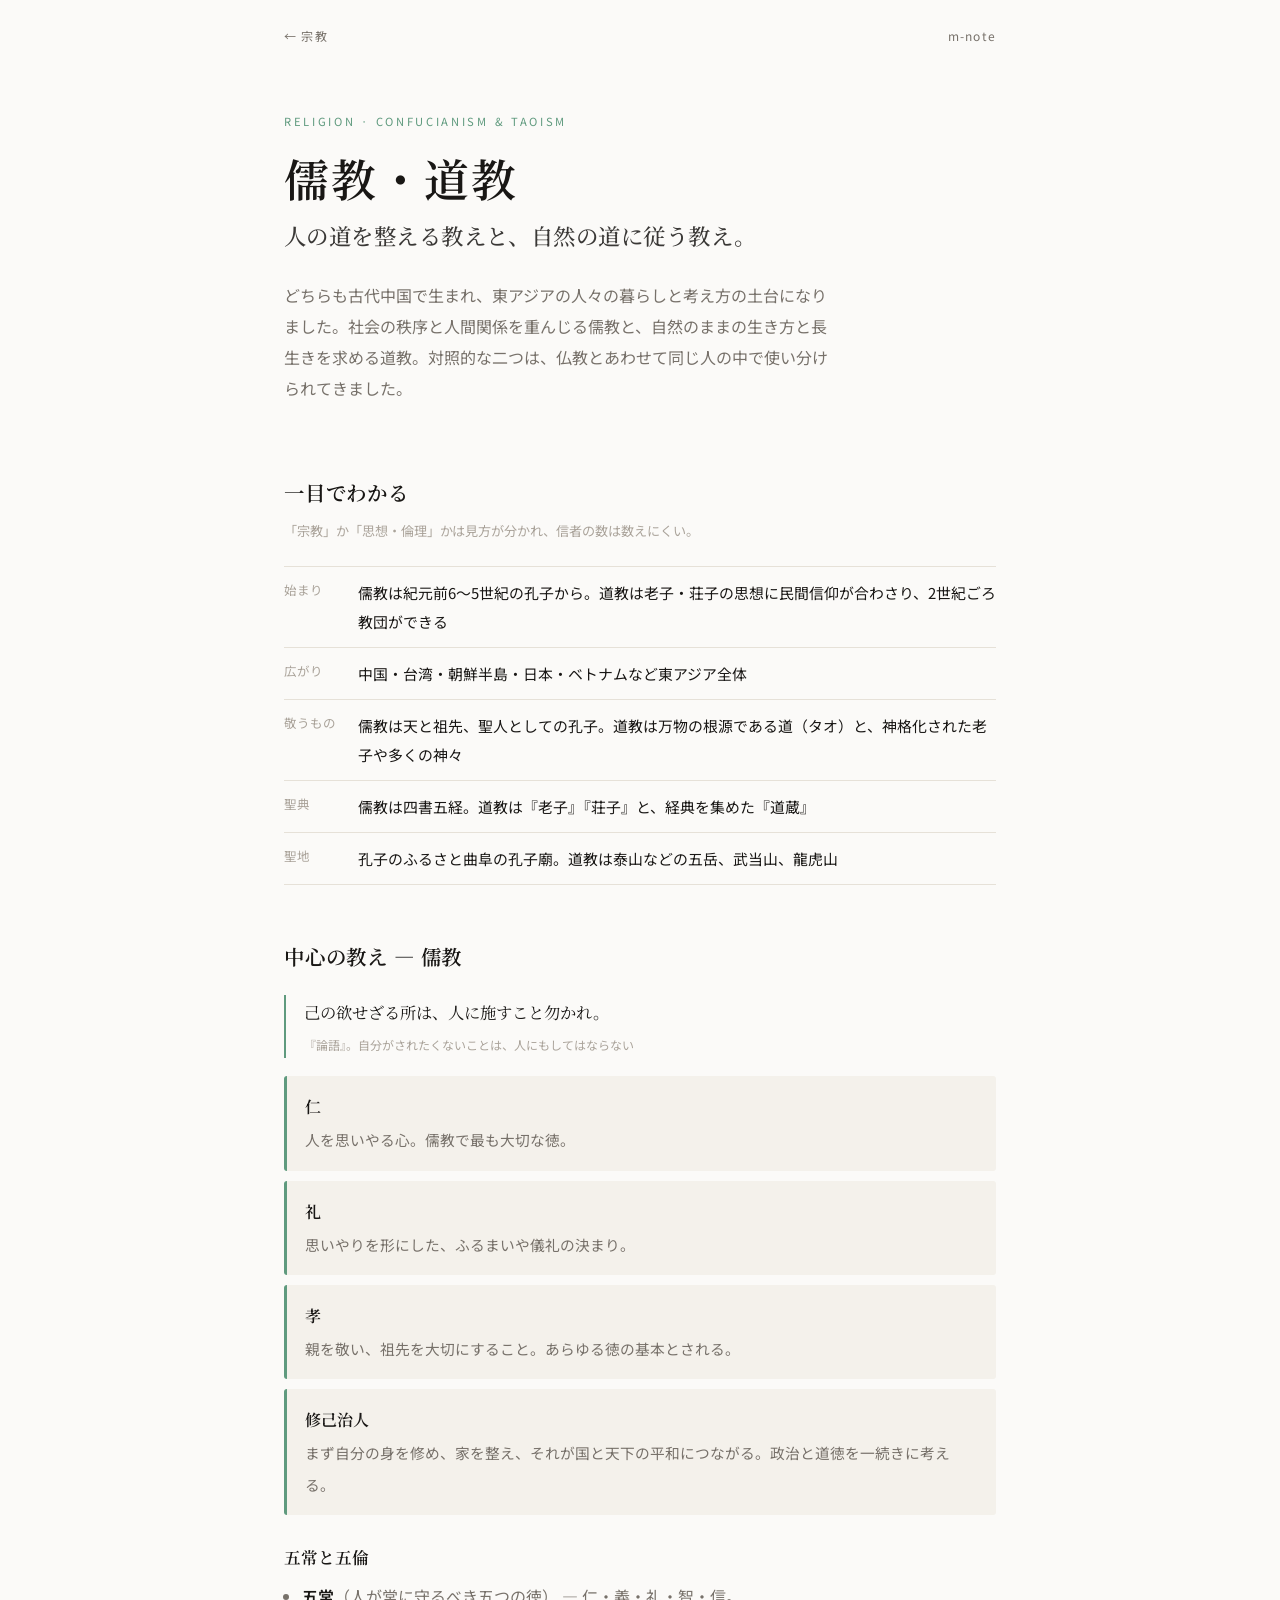
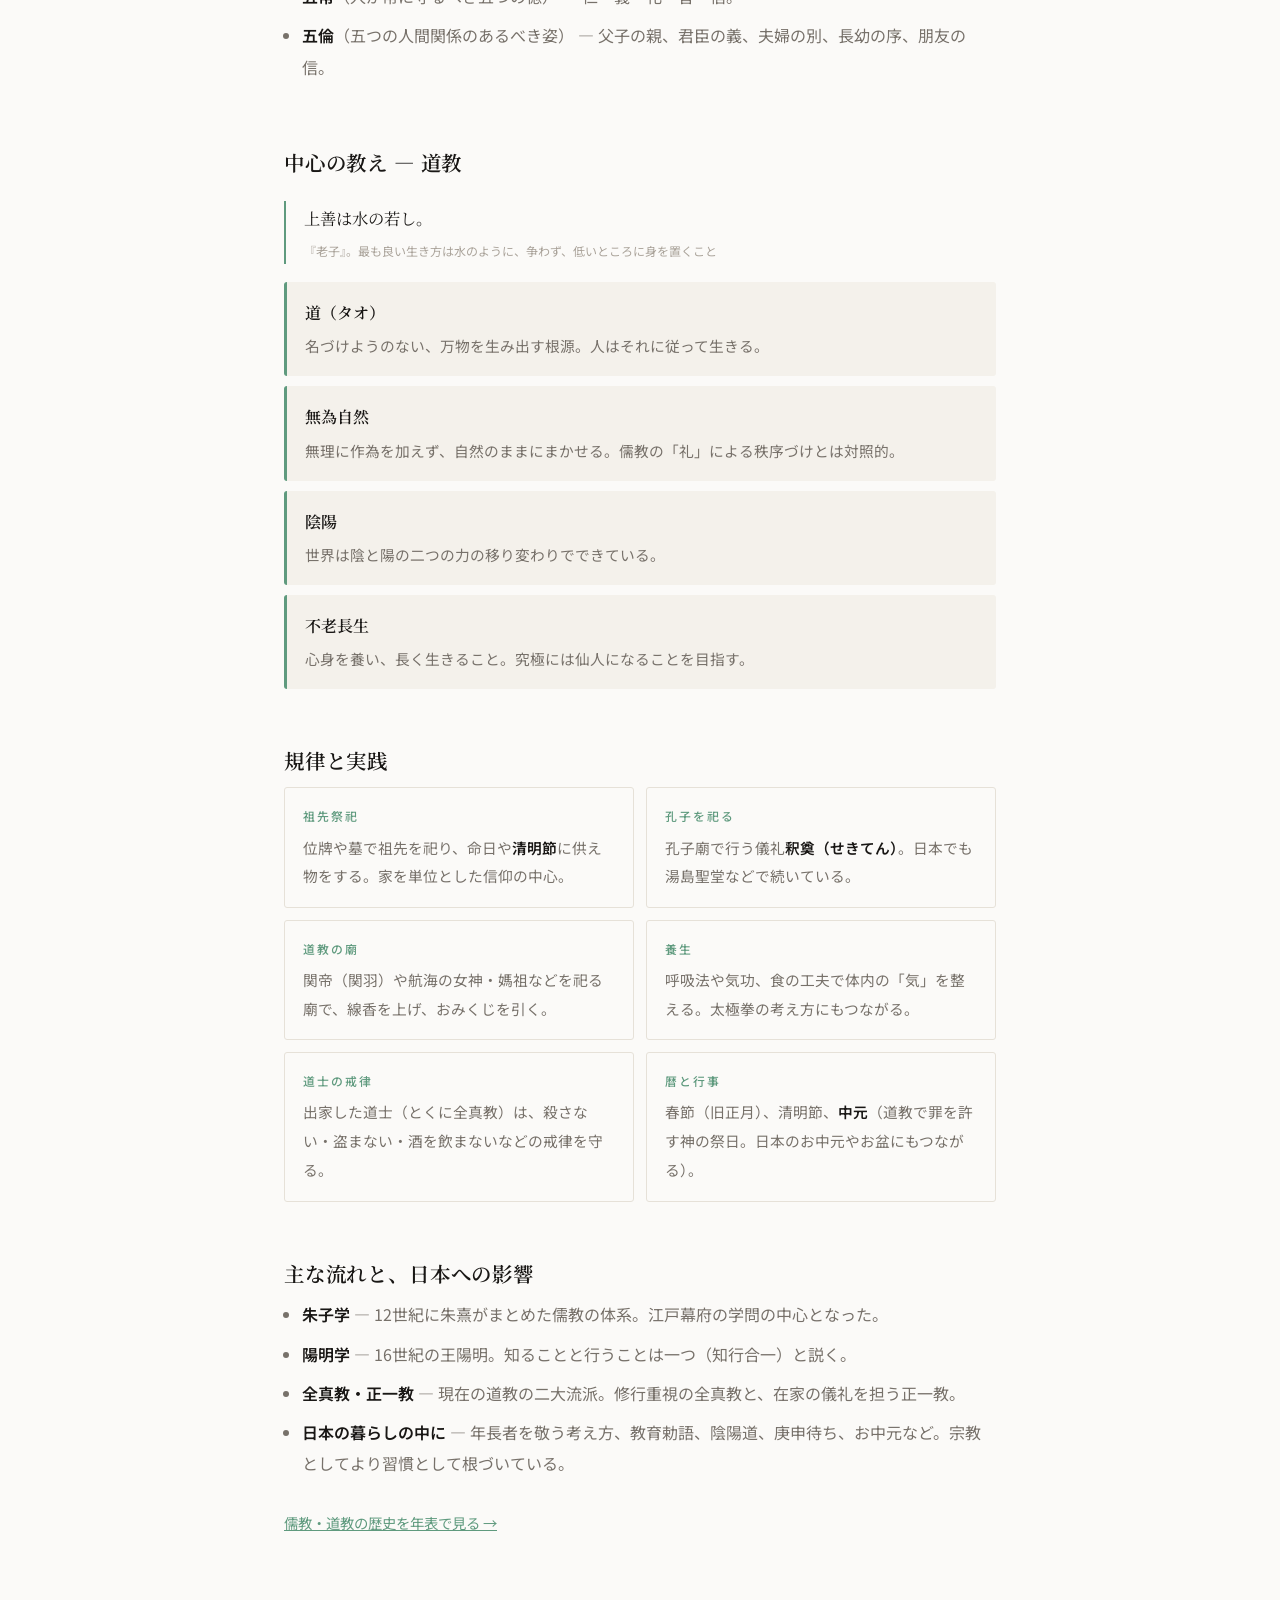
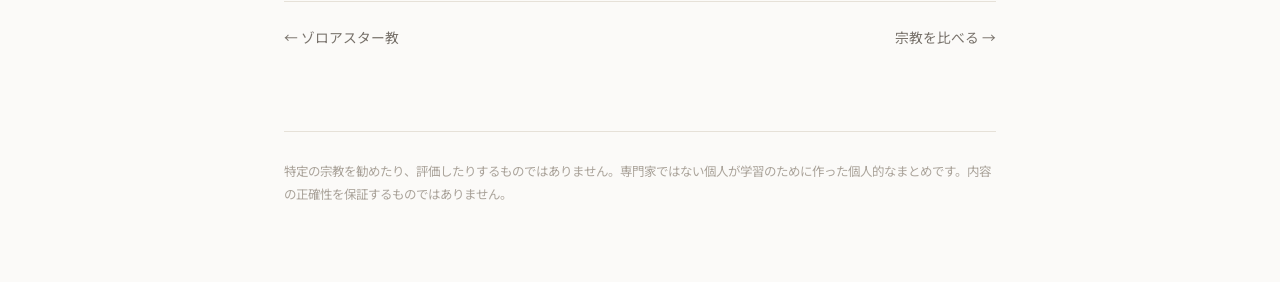
<file: confucianism-taoism.html>
<!DOCTYPE html>
<html lang="ja">
<head>
<meta charset="UTF-8">
<meta name="viewport" content="width=device-width, initial-scale=1">
<title>儒教・道教｜宗教</title>
<meta name="description" content="人の道と、自然の道。儒教の仁・礼・孝と道教の道・無為自然、四書五経と老子・荘子、祖先祭祀や養生などの実践、日本の暮らしへの影響をまとめたノート。">
<link rel="preconnect" href="https://fonts.googleapis.com">
<link rel="preconnect" href="https://fonts.gstatic.com" crossorigin>
<link href="https://fonts.googleapis.com/css2?family=Noto+Sans+JP:wght@400;500;700&family=Noto+Serif+JP:wght@500;600;700&display=swap" rel="stylesheet">
<link rel="stylesheet" href="style.css">
</head>
<body class="eastasia">
<div class="wrap">
  <div class="top"><a class="back" href="./">← 宗教</a><a class="sitemark" href="../">m-note</a></div>

  <header class="hero">
    <p class="eyebrow">RELIGION · CONFUCIANISM &amp; TAOISM</p>
    <h1>儒教・道教</h1>
    <p class="mn-tagline">人の道を整える教えと、自然の道に従う教え。</p>
    <p class="lead">どちらも古代中国で生まれ、東アジアの人々の暮らしと考え方の土台になりました。社会の秩序と人間関係を重んじる儒教と、自然のままの生き方と長生きを求める道教。対照的な二つは、仏教とあわせて同じ人の中で使い分けられてきました。</p>
  </header>

  <section>
    <h2>一目でわかる</h2>
    <p class="note">「宗教」か「思想・倫理」かは見方が分かれ、信者の数は数えにくい。</p>
    <dl class="facts">
      <dt>始まり</dt><dd>儒教は紀元前6〜5世紀の孔子から。道教は老子・荘子の思想に民間信仰が合わさり、2世紀ごろ教団ができる</dd>
      <dt>広がり</dt><dd>中国・台湾・朝鮮半島・日本・ベトナムなど東アジア全体</dd>
      <dt>敬うもの</dt><dd>儒教は天と祖先、聖人としての孔子。道教は万物の根源である道（タオ）と、神格化された老子や多くの神々</dd>
      <dt>聖典</dt><dd>儒教は四書五経。道教は『老子』『荘子』と、経典を集めた『道蔵』</dd>
      <dt>聖地</dt><dd>孔子のふるさと曲阜の孔子廟。道教は泰山などの五岳、武当山、龍虎山</dd>
    </dl>
  </section>

  <section>
    <h2>中心の教え ― 儒教</h2>
    <div class="quote">己の欲せざる所は、人に施すこと勿かれ。<small>『論語』。自分がされたくないことは、人にもしてはならない</small></div>
    <ul class="points">
      <li><b>仁</b><span>人を思いやる心。儒教で最も大切な徳。</span></li>
      <li><b>礼</b><span>思いやりを形にした、ふるまいや儀礼の決まり。</span></li>
      <li><b>孝</b><span>親を敬い、祖先を大切にすること。あらゆる徳の基本とされる。</span></li>
      <li><b>修己治人</b><span>まず自分の身を修め、家を整え、それが国と天下の平和につながる。政治と道徳を一続きに考える。</span></li>
    </ul>
    <h3>五常と五倫</h3>
    <ul class="plain">
      <li><strong>五常</strong>（人が常に守るべき五つの徳） — 仁・義・礼・智・信。</li>
      <li><strong>五倫</strong>（五つの人間関係のあるべき姿） — 父子の親、君臣の義、夫婦の別、長幼の序、朋友の信。</li>
    </ul>
  </section>

  <section>
    <h2>中心の教え ― 道教</h2>
    <div class="quote">上善は水の若し。<small>『老子』。最も良い生き方は水のように、争わず、低いところに身を置くこと</small></div>
    <ul class="points">
      <li><b>道（タオ）</b><span>名づけようのない、万物を生み出す根源。人はそれに従って生きる。</span></li>
      <li><b>無為自然</b><span>無理に作為を加えず、自然のままにまかせる。儒教の「礼」による秩序づけとは対照的。</span></li>
      <li><b>陰陽</b><span>世界は陰と陽の二つの力の移り変わりでできている。</span></li>
      <li><b>不老長生</b><span>心身を養い、長く生きること。究極には仙人になることを目指す。</span></li>
    </ul>
  </section>

  <section>
    <h2>規律と実践</h2>
    <div class="practice">
      <div><h4>祖先祭祀</h4><p>位牌や墓で祖先を祀り、命日や<strong>清明節</strong>に供え物をする。家を単位とした信仰の中心。</p></div>
      <div><h4>孔子を祀る</h4><p>孔子廟で行う儀礼<strong>釈奠（せきてん）</strong>。日本でも湯島聖堂などで続いている。</p></div>
      <div><h4>道教の廟</h4><p>関帝（関羽）や航海の女神・媽祖などを祀る廟で、線香を上げ、おみくじを引く。</p></div>
      <div><h4>養生</h4><p>呼吸法や気功、食の工夫で体内の「気」を整える。太極拳の考え方にもつながる。</p></div>
      <div><h4>道士の戒律</h4><p>出家した道士（とくに全真教）は、殺さない・盗まない・酒を飲まないなどの戒律を守る。</p></div>
      <div><h4>暦と行事</h4><p>春節（旧正月）、清明節、<strong>中元</strong>（道教で罪を許す神の祭日。日本のお中元やお盆にもつながる）。</p></div>
    </div>
  </section>

  <section>
    <h2>主な流れと、日本への影響</h2>
    <ul class="plain">
      <li><strong>朱子学</strong> — 12世紀に朱熹がまとめた儒教の体系。江戸幕府の学問の中心となった。</li>
      <li><strong>陽明学</strong> — 16世紀の王陽明。知ることと行うことは一つ（知行合一）と説く。</li>
      <li><strong>全真教・正一教</strong> — 現在の道教の二大流派。修行重視の全真教と、在家の儀礼を担う正一教。</li>
      <li><strong>日本の暮らしの中に</strong> — 年長者を敬う考え方、教育勅語、陰陽道、庚申待ち、お中元など。宗教としてより習慣として根づいている。</li>
    </ul>
    <p class="tl"><a href="../history-timeline/#cat=confucian">儒教・道教の歴史を年表で見る →</a></p>
  </section>

  <nav class="pager"><a href="zoroastrianism.html">← ゾロアスター教</a><a href="compare.html">宗教を比べる →</a></nav>

  <footer>
    <p>特定の宗教を勧めたり、評価したりするものではありません。専門家ではない個人が学習のために作った個人的なまとめです。内容の正確性を保証するものではありません。</p>
  </footer>
</div>
</body>
</html>
</file>
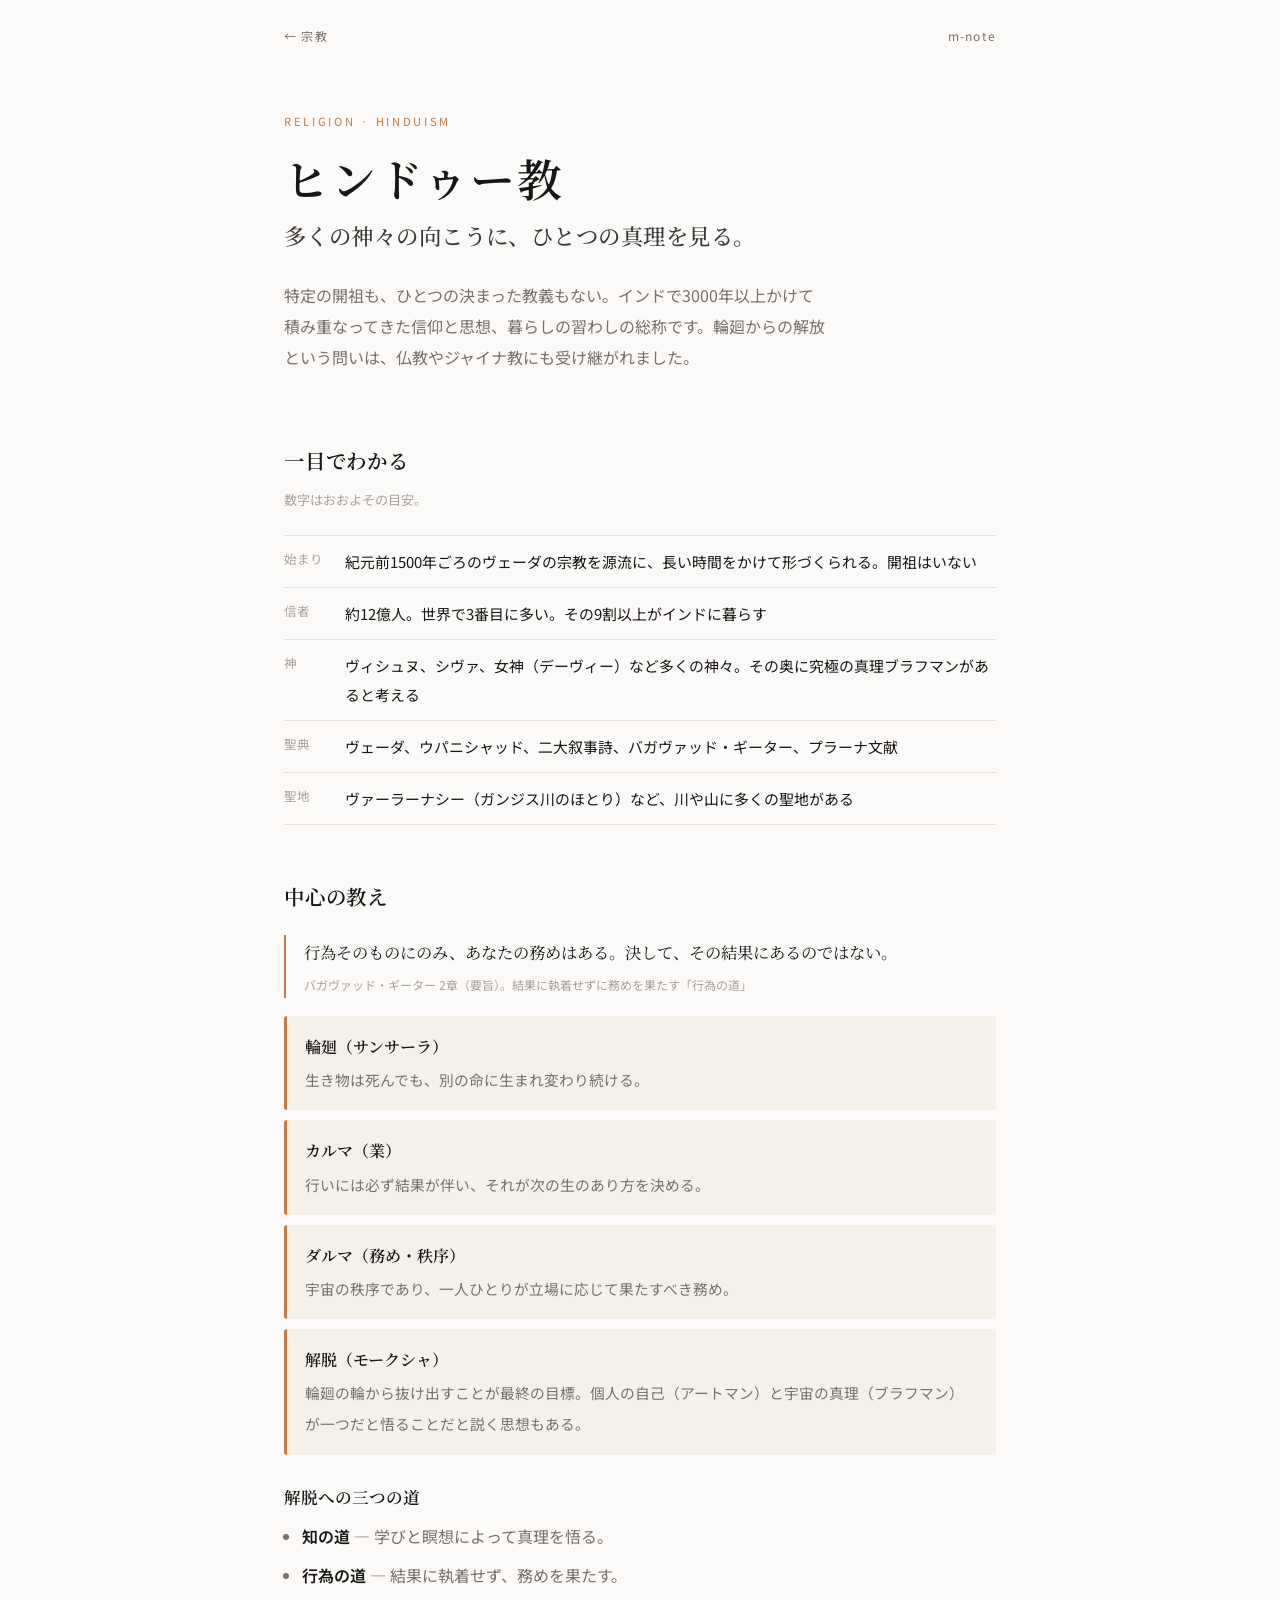
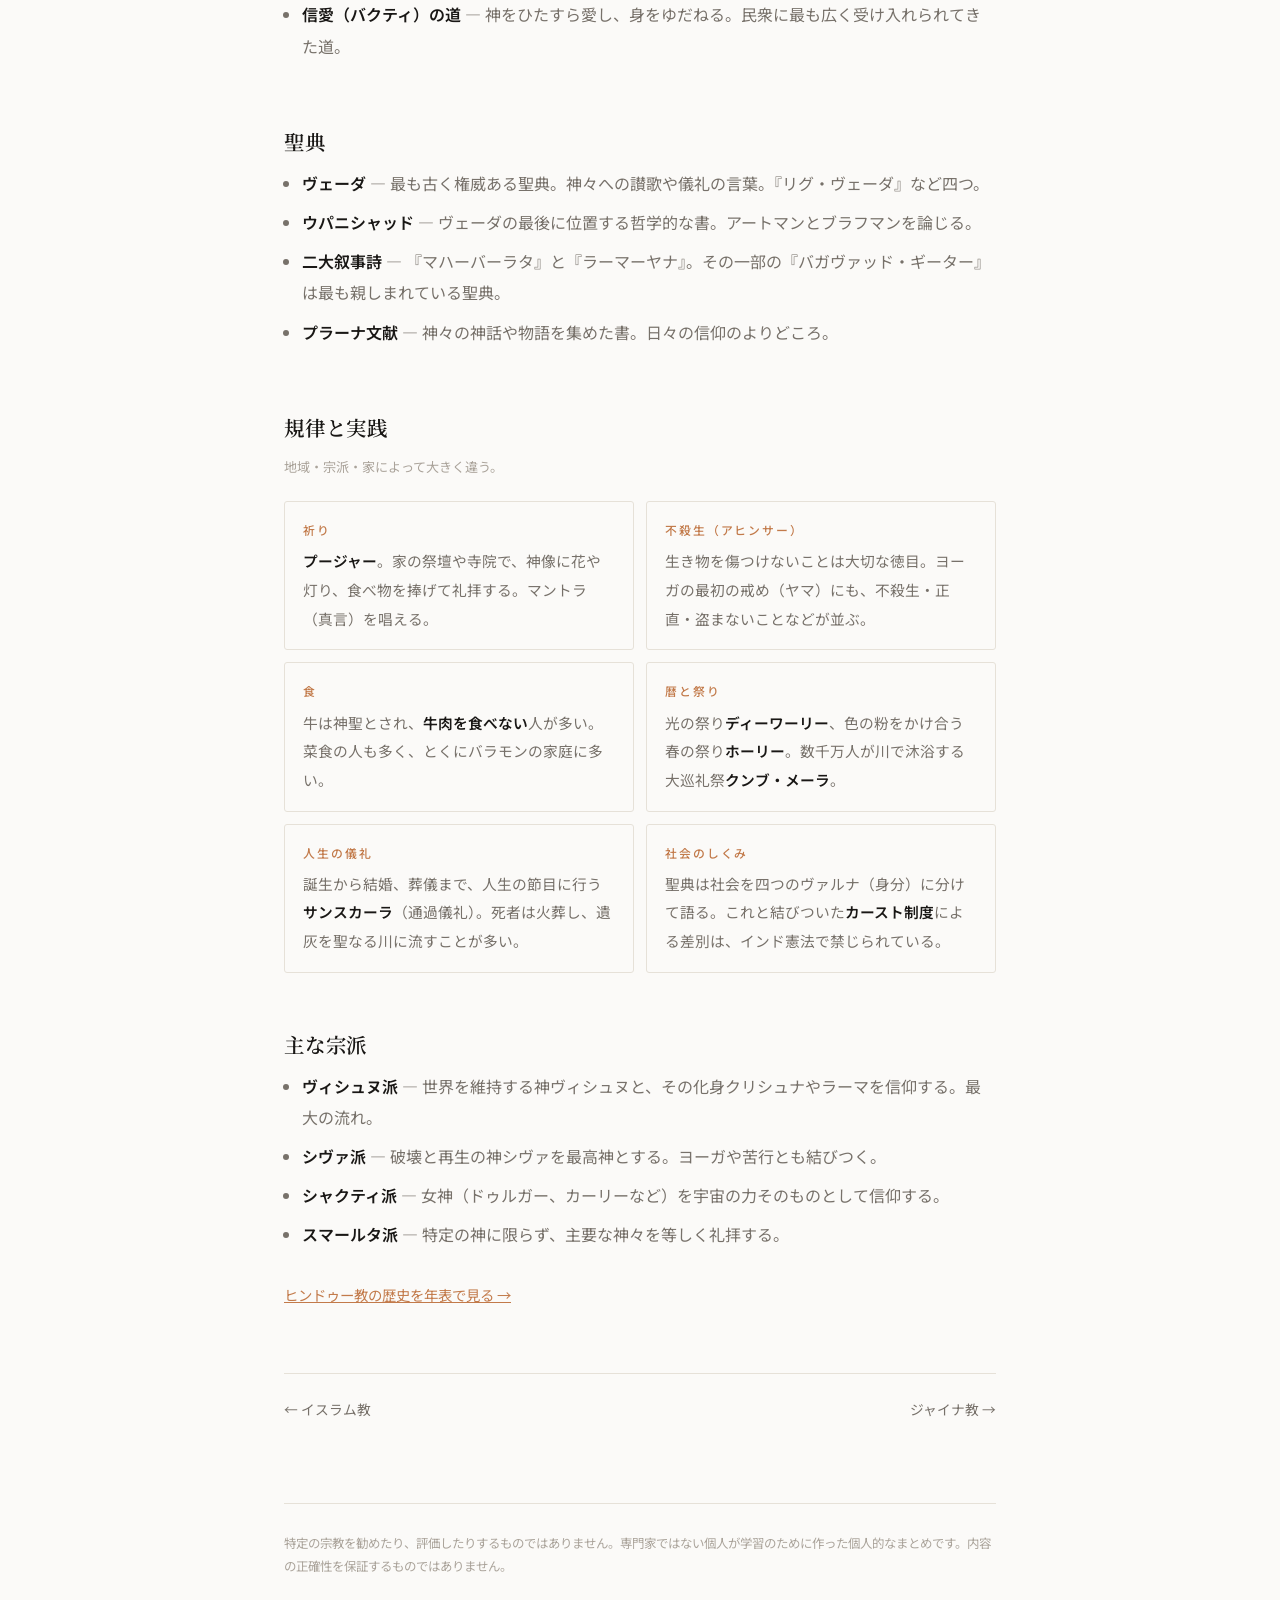
<file: hinduism.html>
<!DOCTYPE html>
<html lang="ja">
<head>
<meta charset="UTF-8">
<meta name="viewport" content="width=device-width, initial-scale=1">
<title>ヒンドゥー教｜宗教</title>
<meta name="description" content="輪廻・カルマ・解脱。ヒンドゥー教の中心の教え、ヴェーダやバガヴァッド・ギーターなどの聖典、礼拝・不殺生・祭りなどの規律と実践、主な宗派をまとめたノート。">
<link rel="preconnect" href="https://fonts.googleapis.com">
<link rel="preconnect" href="https://fonts.gstatic.com" crossorigin>
<link href="https://fonts.googleapis.com/css2?family=Noto+Sans+JP:wght@400;500;700&family=Noto+Serif+JP:wght@500;600;700&display=swap" rel="stylesheet">
<link rel="stylesheet" href="style.css">
</head>
<body class="india">
<div class="wrap">
  <div class="top"><a class="back" href="./">← 宗教</a><a class="sitemark" href="../">m-note</a></div>

  <header class="hero">
    <p class="eyebrow">RELIGION · HINDUISM</p>
    <h1>ヒンドゥー教</h1>
    <p class="mn-tagline">多くの神々の向こうに、ひとつの真理を見る。</p>
    <p class="lead">特定の開祖も、ひとつの決まった教義もない。インドで3000年以上かけて積み重なってきた信仰と思想、暮らしの習わしの総称です。輪廻からの解放という問いは、仏教やジャイナ教にも受け継がれました。</p>
  </header>

  <section>
    <h2>一目でわかる</h2>
    <p class="note">数字はおおよその目安。</p>
    <dl class="facts">
      <dt>始まり</dt><dd>紀元前1500年ごろのヴェーダの宗教を源流に、長い時間をかけて形づくられる。開祖はいない</dd>
      <dt>信者</dt><dd>約12億人。世界で3番目に多い。その9割以上がインドに暮らす</dd>
      <dt>神</dt><dd>ヴィシュヌ、シヴァ、女神（デーヴィー）など多くの神々。その奥に究極の真理ブラフマンがあると考える</dd>
      <dt>聖典</dt><dd>ヴェーダ、ウパニシャッド、二大叙事詩、バガヴァッド・ギーター、プラーナ文献</dd>
      <dt>聖地</dt><dd>ヴァーラーナシー（ガンジス川のほとり）など、川や山に多くの聖地がある</dd>
    </dl>
  </section>

  <section>
    <h2>中心の教え</h2>
    <div class="quote">行為そのものにのみ、あなたの務めはある。決して、その結果にあるのではない。<small>バガヴァッド・ギーター 2章（要旨）。結果に執着せずに務めを果たす「行為の道」</small></div>
    <ul class="points">
      <li><b>輪廻（サンサーラ）</b><span>生き物は死んでも、別の命に生まれ変わり続ける。</span></li>
      <li><b>カルマ（業）</b><span>行いには必ず結果が伴い、それが次の生のあり方を決める。</span></li>
      <li><b>ダルマ（務め・秩序）</b><span>宇宙の秩序であり、一人ひとりが立場に応じて果たすべき務め。</span></li>
      <li><b>解脱（モークシャ）</b><span>輪廻の輪から抜け出すことが最終の目標。個人の自己（アートマン）と宇宙の真理（ブラフマン）が一つだと悟ることだと説く思想もある。</span></li>
    </ul>
    <h3>解脱への三つの道</h3>
    <ul class="plain">
      <li><strong>知の道</strong> — 学びと瞑想によって真理を悟る。</li>
      <li><strong>行為の道</strong> — 結果に執着せず、務めを果たす。</li>
      <li><strong>信愛（バクティ）の道</strong> — 神をひたすら愛し、身をゆだねる。民衆に最も広く受け入れられてきた道。</li>
    </ul>
  </section>

  <section>
    <h2>聖典</h2>
    <ul class="plain">
      <li><strong>ヴェーダ</strong> — 最も古く権威ある聖典。神々への讃歌や儀礼の言葉。『リグ・ヴェーダ』など四つ。</li>
      <li><strong>ウパニシャッド</strong> — ヴェーダの最後に位置する哲学的な書。アートマンとブラフマンを論じる。</li>
      <li><strong>二大叙事詩</strong> — 『マハーバーラタ』と『ラーマーヤナ』。その一部の『バガヴァッド・ギーター』は最も親しまれている聖典。</li>
      <li><strong>プラーナ文献</strong> — 神々の神話や物語を集めた書。日々の信仰のよりどころ。</li>
    </ul>
  </section>

  <section>
    <h2>規律と実践</h2>
    <p class="note">地域・宗派・家によって大きく違う。</p>
    <div class="practice">
      <div><h4>祈り</h4><p><strong>プージャー</strong>。家の祭壇や寺院で、神像に花や灯り、食べ物を捧げて礼拝する。マントラ（真言）を唱える。</p></div>
      <div><h4>不殺生（アヒンサー）</h4><p>生き物を傷つけないことは大切な徳目。ヨーガの最初の戒め（ヤマ）にも、不殺生・正直・盗まないことなどが並ぶ。</p></div>
      <div><h4>食</h4><p>牛は神聖とされ、<strong>牛肉を食べない</strong>人が多い。菜食の人も多く、とくにバラモンの家庭に多い。</p></div>
      <div><h4>暦と祭り</h4><p>光の祭り<strong>ディーワーリー</strong>、色の粉をかけ合う春の祭り<strong>ホーリー</strong>。数千万人が川で沐浴する大巡礼祭<strong>クンブ・メーラ</strong>。</p></div>
      <div><h4>人生の儀礼</h4><p>誕生から結婚、葬儀まで、人生の節目に行う<strong>サンスカーラ</strong>（通過儀礼）。死者は火葬し、遺灰を聖なる川に流すことが多い。</p></div>
      <div><h4>社会のしくみ</h4><p>聖典は社会を四つのヴァルナ（身分）に分けて語る。これと結びついた<strong>カースト制度</strong>による差別は、インド憲法で禁じられている。</p></div>
    </div>
  </section>

  <section>
    <h2>主な宗派</h2>
    <ul class="plain">
      <li><strong>ヴィシュヌ派</strong> — 世界を維持する神ヴィシュヌと、その化身クリシュナやラーマを信仰する。最大の流れ。</li>
      <li><strong>シヴァ派</strong> — 破壊と再生の神シヴァを最高神とする。ヨーガや苦行とも結びつく。</li>
      <li><strong>シャクティ派</strong> — 女神（ドゥルガー、カーリーなど）を宇宙の力そのものとして信仰する。</li>
      <li><strong>スマールタ派</strong> — 特定の神に限らず、主要な神々を等しく礼拝する。</li>
    </ul>
    <p class="tl"><a href="../history-timeline/#cat=hinduism">ヒンドゥー教の歴史を年表で見る →</a></p>
  </section>

  <nav class="pager"><a href="islam.html">← イスラム教</a><a href="jainism.html">ジャイナ教 →</a></nav>

  <footer>
    <p>特定の宗教を勧めたり、評価したりするものではありません。専門家ではない個人が学習のために作った個人的なまとめです。内容の正確性を保証するものではありません。</p>
  </footer>
</div>
</body>
</html>
</file>
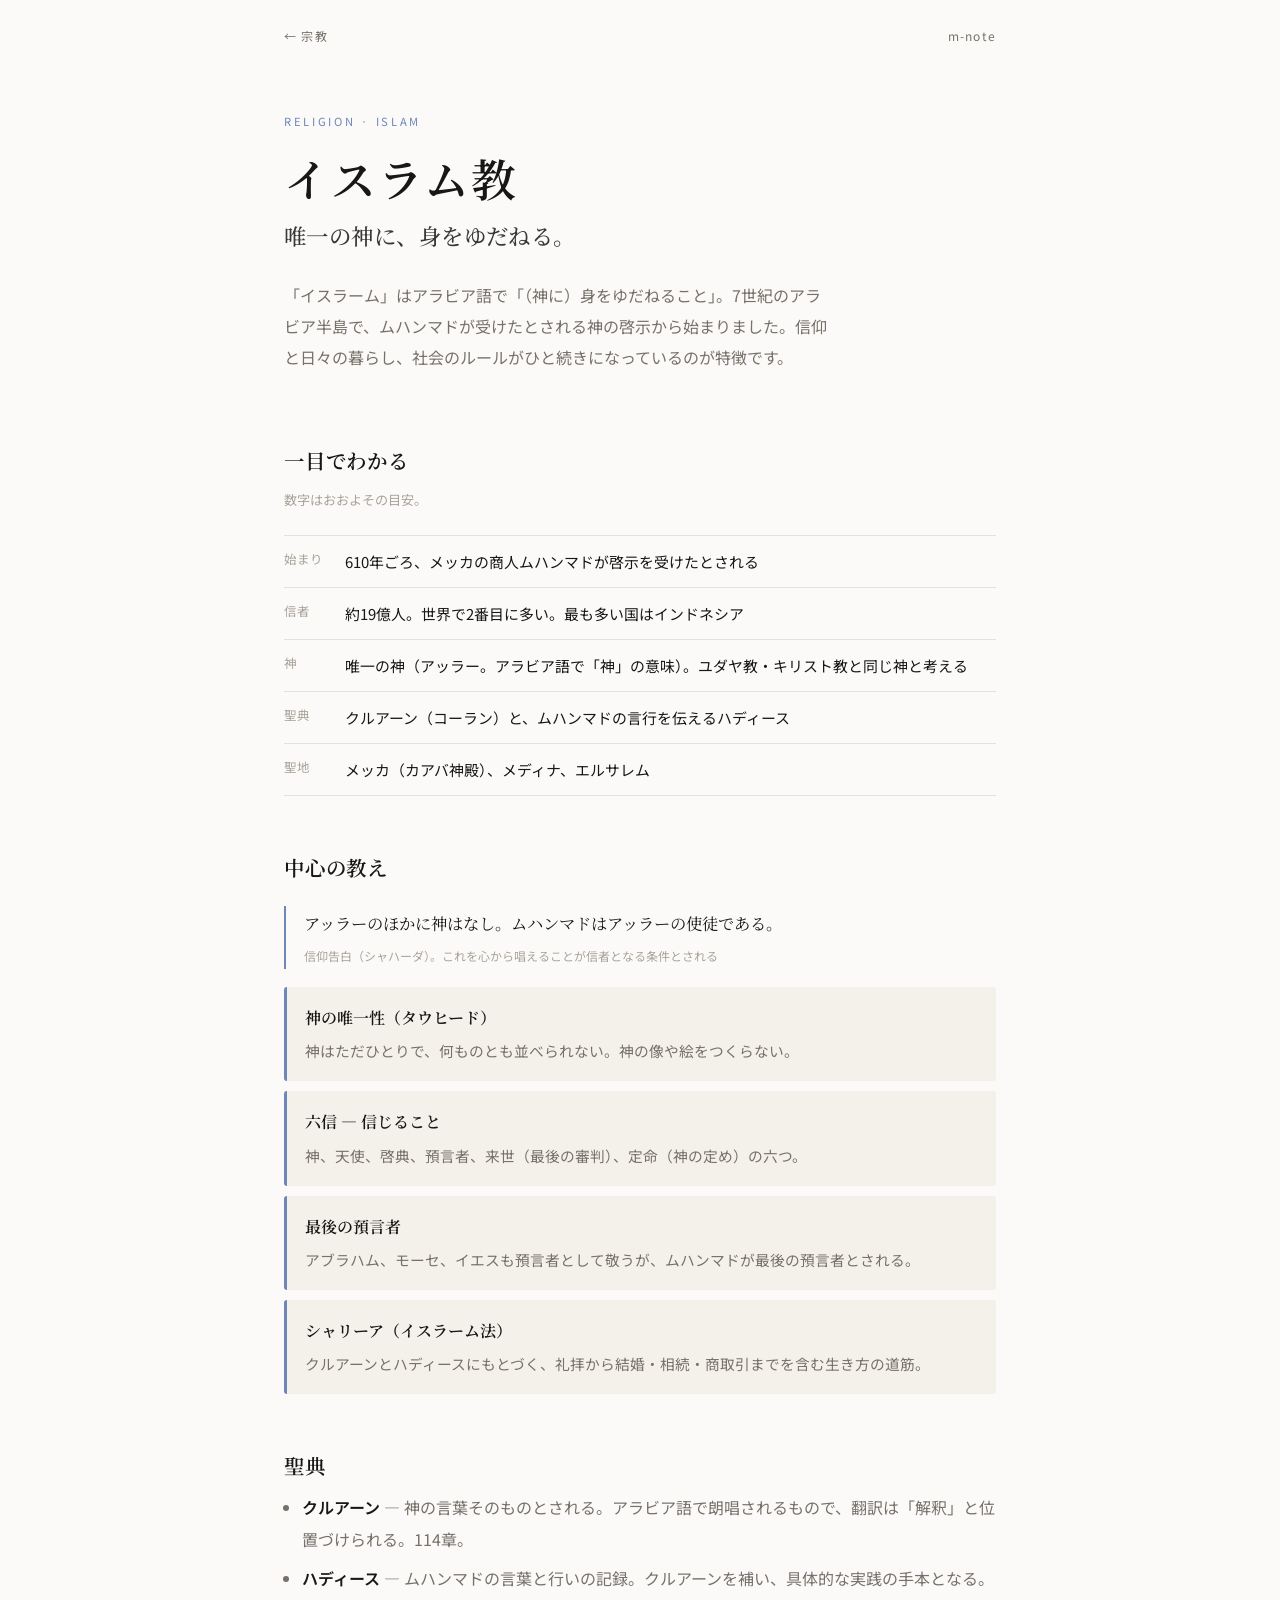
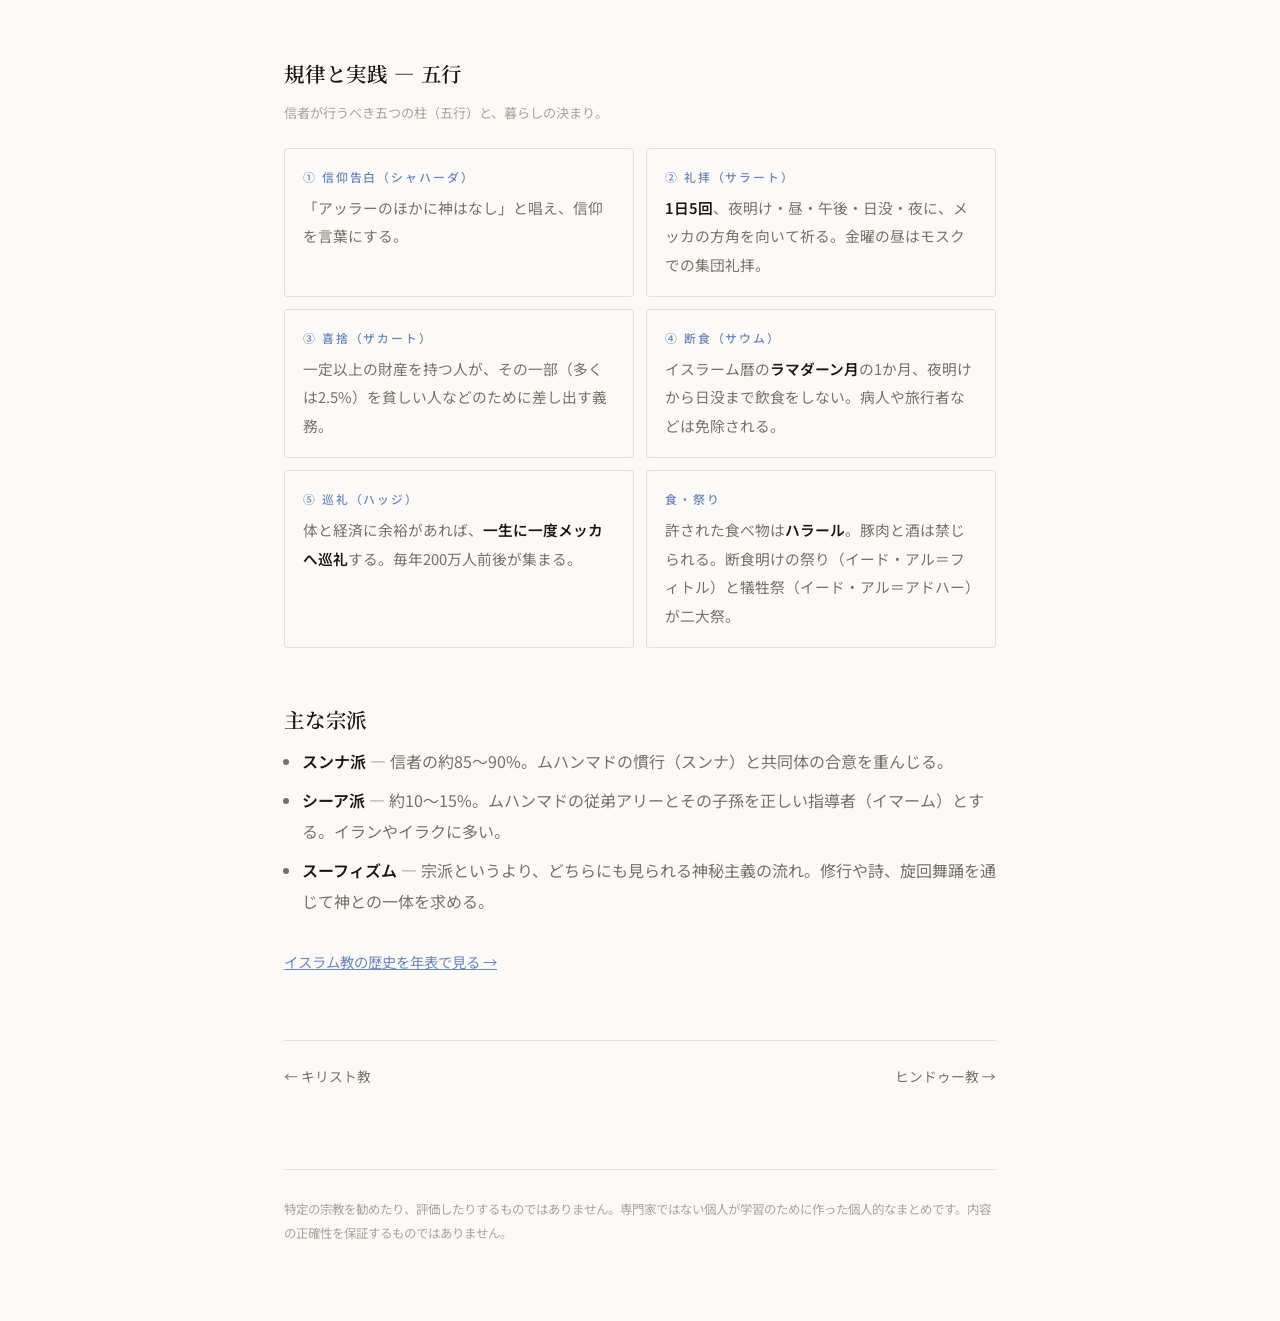
<file: islam.html>
<!DOCTYPE html>
<html lang="ja">
<head>
<meta charset="UTF-8">
<meta name="viewport" content="width=device-width, initial-scale=1">
<title>イスラム教｜宗教</title>
<meta name="description" content="唯一の神への帰依。イスラム教の六信と五行、クルアーン、1日5回の礼拝やラマダーンの断食、ハラールなどの規律と実践、スンナ派とシーア派をまとめたノート。">
<link rel="preconnect" href="https://fonts.googleapis.com">
<link rel="preconnect" href="https://fonts.gstatic.com" crossorigin>
<link href="https://fonts.googleapis.com/css2?family=Noto+Sans+JP:wght@400;500;700&family=Noto+Serif+JP:wght@500;600;700&display=swap" rel="stylesheet">
<link rel="stylesheet" href="style.css">
</head>
<body class="abraham">
<div class="wrap">
  <div class="top"><a class="back" href="./">← 宗教</a><a class="sitemark" href="../">m-note</a></div>

  <header class="hero">
    <p class="eyebrow">RELIGION · ISLAM</p>
    <h1>イスラム教</h1>
    <p class="mn-tagline">唯一の神に、身をゆだねる。</p>
    <p class="lead">「イスラーム」はアラビア語で「（神に）身をゆだねること」。7世紀のアラビア半島で、ムハンマドが受けたとされる神の啓示から始まりました。信仰と日々の暮らし、社会のルールがひと続きになっているのが特徴です。</p>
  </header>

  <section>
    <h2>一目でわかる</h2>
    <p class="note">数字はおおよその目安。</p>
    <dl class="facts">
      <dt>始まり</dt><dd>610年ごろ、メッカの商人ムハンマドが啓示を受けたとされる</dd>
      <dt>信者</dt><dd>約19億人。世界で2番目に多い。最も多い国はインドネシア</dd>
      <dt>神</dt><dd>唯一の神（アッラー。アラビア語で「神」の意味）。ユダヤ教・キリスト教と同じ神と考える</dd>
      <dt>聖典</dt><dd>クルアーン（コーラン）と、ムハンマドの言行を伝えるハディース</dd>
      <dt>聖地</dt><dd>メッカ（カアバ神殿）、メディナ、エルサレム</dd>
    </dl>
  </section>

  <section>
    <h2>中心の教え</h2>
    <div class="quote">アッラーのほかに神はなし。ムハンマドはアッラーの使徒である。<small>信仰告白（シャハーダ）。これを心から唱えることが信者となる条件とされる</small></div>
    <ul class="points">
      <li><b>神の唯一性（タウヒード）</b><span>神はただひとりで、何ものとも並べられない。神の像や絵をつくらない。</span></li>
      <li><b>六信 ― 信じること</b><span>神、天使、啓典、預言者、来世（最後の審判）、定命（神の定め）の六つ。</span></li>
      <li><b>最後の預言者</b><span>アブラハム、モーセ、イエスも預言者として敬うが、ムハンマドが最後の預言者とされる。</span></li>
      <li><b>シャリーア（イスラーム法）</b><span>クルアーンとハディースにもとづく、礼拝から結婚・相続・商取引までを含む生き方の道筋。</span></li>
    </ul>
  </section>

  <section>
    <h2>聖典</h2>
    <ul class="plain">
      <li><strong>クルアーン</strong> — 神の言葉そのものとされる。アラビア語で朗唱されるもので、翻訳は「解釈」と位置づけられる。114章。</li>
      <li><strong>ハディース</strong> — ムハンマドの言葉と行いの記録。クルアーンを補い、具体的な実践の手本となる。</li>
    </ul>
  </section>

  <section>
    <h2>規律と実践 ― 五行</h2>
    <p class="note">信者が行うべき五つの柱（五行）と、暮らしの決まり。</p>
    <div class="practice">
      <div><h4>① 信仰告白（シャハーダ）</h4><p>「アッラーのほかに神はなし」と唱え、信仰を言葉にする。</p></div>
      <div><h4>② 礼拝（サラート）</h4><p><strong>1日5回</strong>、夜明け・昼・午後・日没・夜に、メッカの方角を向いて祈る。金曜の昼はモスクでの集団礼拝。</p></div>
      <div><h4>③ 喜捨（ザカート）</h4><p>一定以上の財産を持つ人が、その一部（多くは2.5%）を貧しい人などのために差し出す義務。</p></div>
      <div><h4>④ 断食（サウム）</h4><p>イスラーム暦の<strong>ラマダーン月</strong>の1か月、夜明けから日没まで飲食をしない。病人や旅行者などは免除される。</p></div>
      <div><h4>⑤ 巡礼（ハッジ）</h4><p>体と経済に余裕があれば、<strong>一生に一度メッカへ巡礼</strong>する。毎年200万人前後が集まる。</p></div>
      <div><h4>食・祭り</h4><p>許された食べ物は<strong>ハラール</strong>。豚肉と酒は禁じられる。断食明けの祭り（イード・アル＝フィトル）と犠牲祭（イード・アル＝アドハー）が二大祭。</p></div>
    </div>
  </section>

  <section>
    <h2>主な宗派</h2>
    <ul class="plain">
      <li><strong>スンナ派</strong> — 信者の約85〜90%。ムハンマドの慣行（スンナ）と共同体の合意を重んじる。</li>
      <li><strong>シーア派</strong> — 約10〜15%。ムハンマドの従弟アリーとその子孫を正しい指導者（イマーム）とする。イランやイラクに多い。</li>
      <li><strong>スーフィズム</strong> — 宗派というより、どちらにも見られる神秘主義の流れ。修行や詩、旋回舞踊を通じて神との一体を求める。</li>
    </ul>
    <p class="tl"><a href="../history-timeline/#cat=islam">イスラム教の歴史を年表で見る →</a></p>
  </section>

  <nav class="pager"><a href="christianity.html">← キリスト教</a><a href="hinduism.html">ヒンドゥー教 →</a></nav>

  <footer>
    <p>特定の宗教を勧めたり、評価したりするものではありません。専門家ではない個人が学習のために作った個人的なまとめです。内容の正確性を保証するものではありません。</p>
  </footer>
</div>
</body>
</html>
</file>
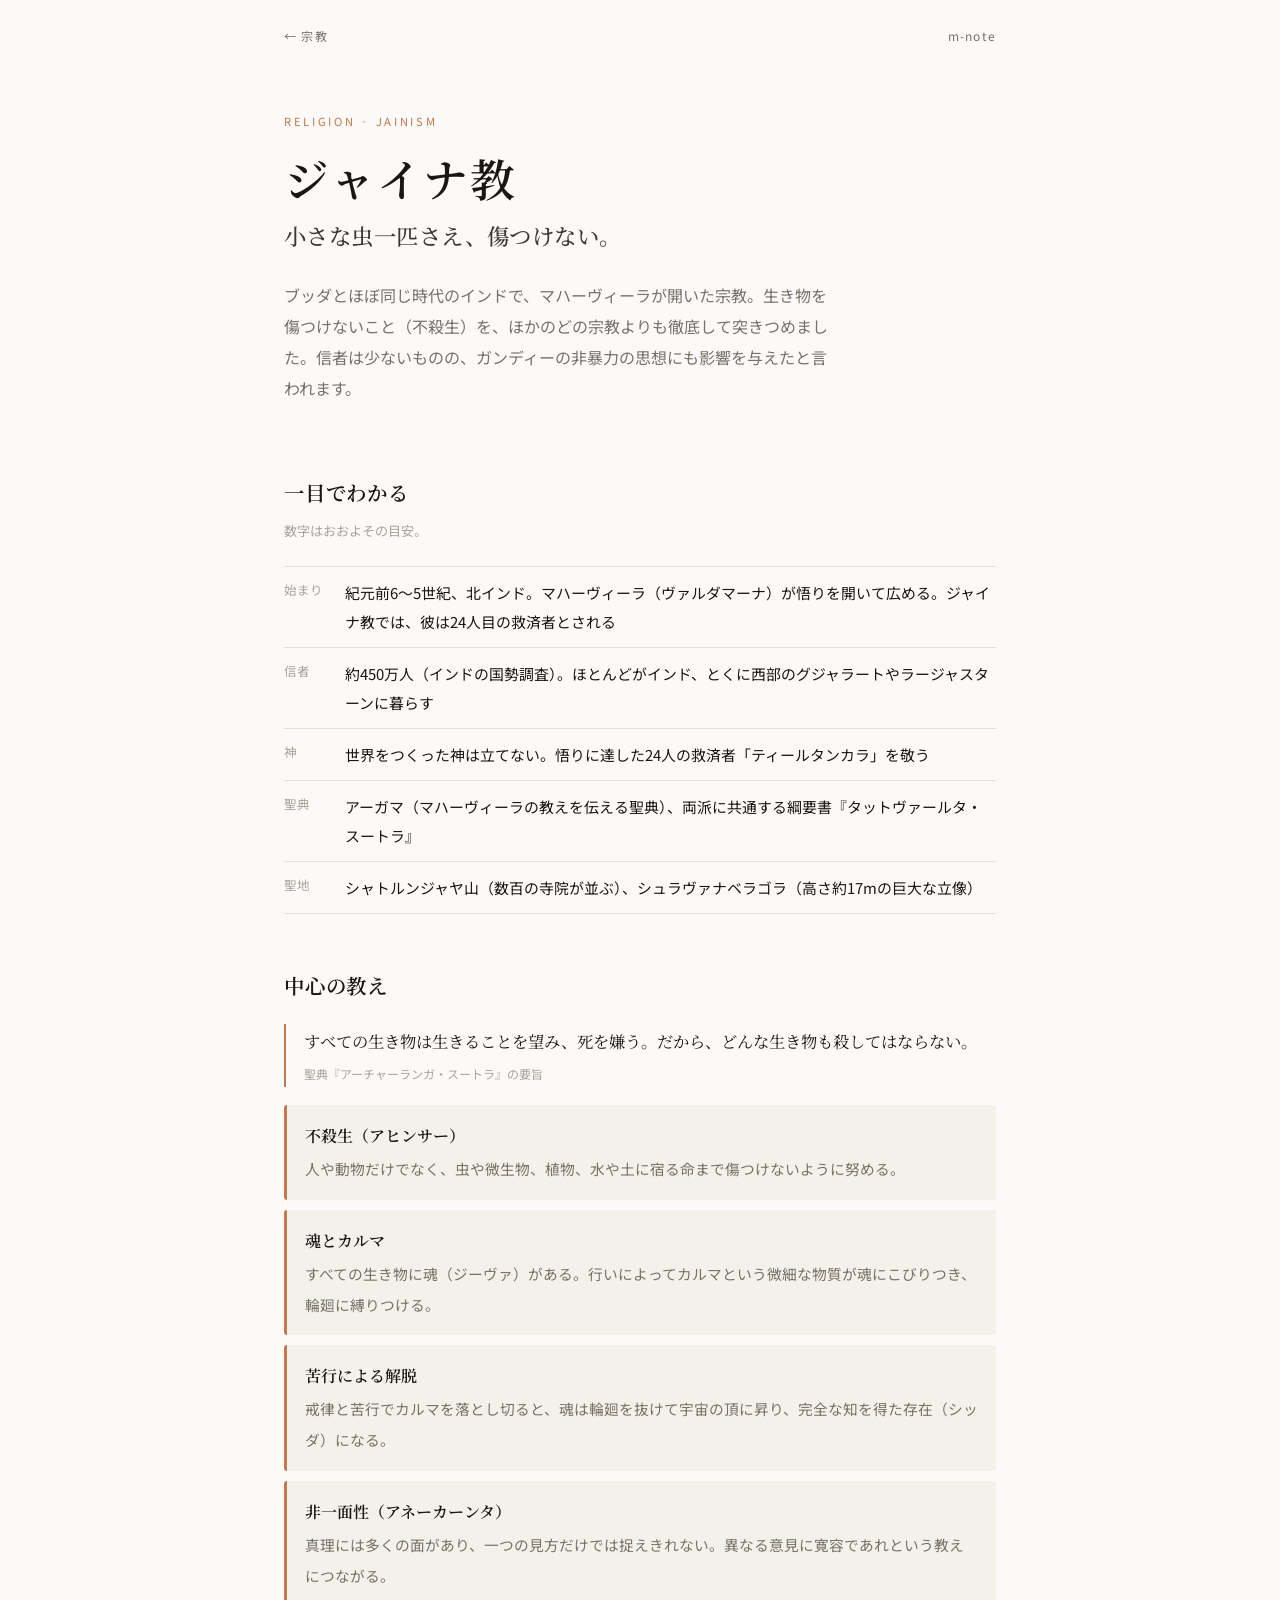
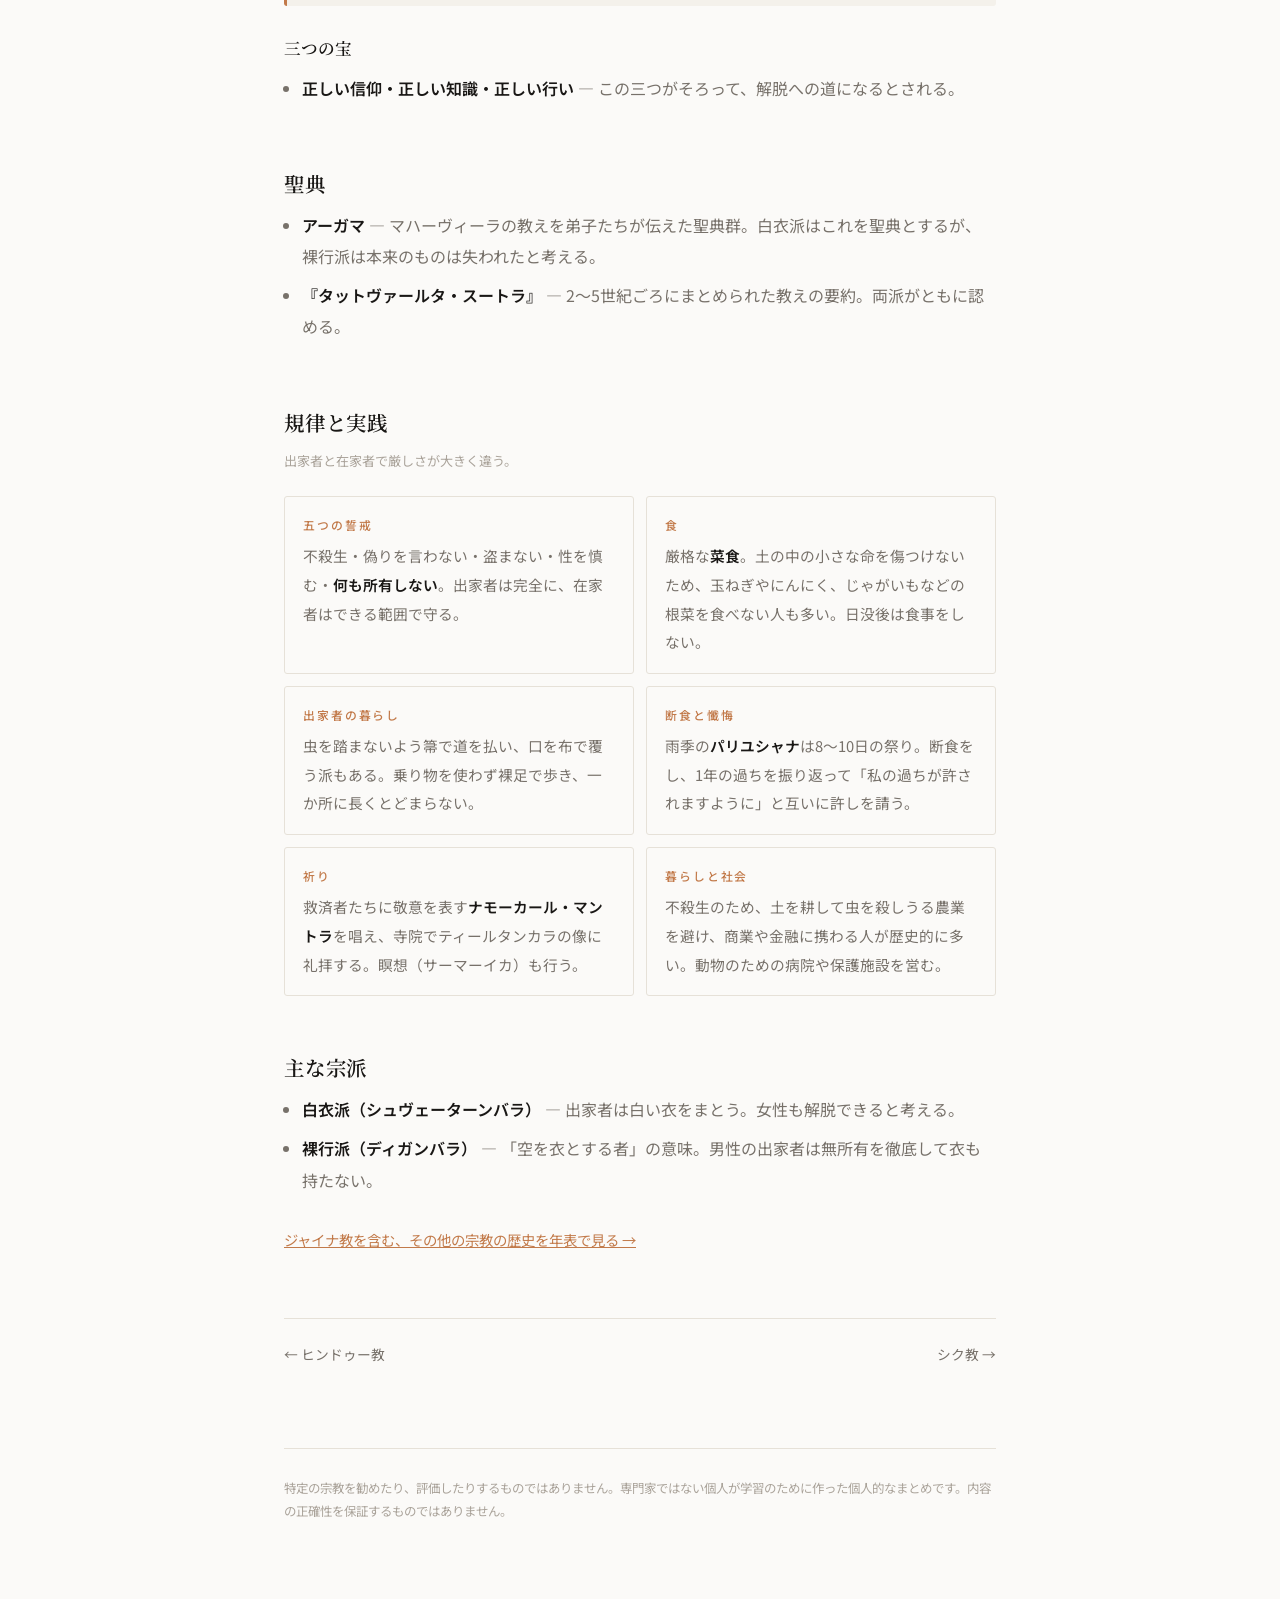
<file: jainism.html>
<!DOCTYPE html>
<html lang="ja">
<head>
<meta charset="UTF-8">
<meta name="viewport" content="width=device-width, initial-scale=1">
<title>ジャイナ教｜宗教</title>
<meta name="description" content="徹底した不殺生。ジャイナ教の中心の教え、聖典、五つの誓戒や厳格な菜食・断食などの規律と実践、白衣派と裸行派をまとめたノート。">
<link rel="preconnect" href="https://fonts.googleapis.com">
<link rel="preconnect" href="https://fonts.gstatic.com" crossorigin>
<link href="https://fonts.googleapis.com/css2?family=Noto+Sans+JP:wght@400;500;700&family=Noto+Serif+JP:wght@500;600;700&display=swap" rel="stylesheet">
<link rel="stylesheet" href="style.css">
</head>
<body class="india">
<div class="wrap">
  <div class="top"><a class="back" href="./">← 宗教</a><a class="sitemark" href="../">m-note</a></div>

  <header class="hero">
    <p class="eyebrow">RELIGION · JAINISM</p>
    <h1>ジャイナ教</h1>
    <p class="mn-tagline">小さな虫一匹さえ、傷つけない。</p>
    <p class="lead">ブッダとほぼ同じ時代のインドで、マハーヴィーラが開いた宗教。生き物を傷つけないこと（不殺生）を、ほかのどの宗教よりも徹底して突きつめました。信者は少ないものの、ガンディーの非暴力の思想にも影響を与えたと言われます。</p>
  </header>

  <section>
    <h2>一目でわかる</h2>
    <p class="note">数字はおおよその目安。</p>
    <dl class="facts">
      <dt>始まり</dt><dd>紀元前6〜5世紀、北インド。マハーヴィーラ（ヴァルダマーナ）が悟りを開いて広める。ジャイナ教では、彼は24人目の救済者とされる</dd>
      <dt>信者</dt><dd>約450万人（インドの国勢調査）。ほとんどがインド、とくに西部のグジャラートやラージャスターンに暮らす</dd>
      <dt>神</dt><dd>世界をつくった神は立てない。悟りに達した24人の救済者「ティールタンカラ」を敬う</dd>
      <dt>聖典</dt><dd>アーガマ（マハーヴィーラの教えを伝える聖典）、両派に共通する綱要書『タットヴァールタ・スートラ』</dd>
      <dt>聖地</dt><dd>シャトルンジャヤ山（数百の寺院が並ぶ）、シュラヴァナベラゴラ（高さ約17mの巨大な立像）</dd>
    </dl>
  </section>

  <section>
    <h2>中心の教え</h2>
    <div class="quote">すべての生き物は生きることを望み、死を嫌う。だから、どんな生き物も殺してはならない。<small>聖典『アーチャーランガ・スートラ』の要旨</small></div>
    <ul class="points">
      <li><b>不殺生（アヒンサー）</b><span>人や動物だけでなく、虫や微生物、植物、水や土に宿る命まで傷つけないように努める。</span></li>
      <li><b>魂とカルマ</b><span>すべての生き物に魂（ジーヴァ）がある。行いによってカルマという微細な物質が魂にこびりつき、輪廻に縛りつける。</span></li>
      <li><b>苦行による解脱</b><span>戒律と苦行でカルマを落とし切ると、魂は輪廻を抜けて宇宙の頂に昇り、完全な知を得た存在（シッダ）になる。</span></li>
      <li><b>非一面性（アネーカーンタ）</b><span>真理には多くの面があり、一つの見方だけでは捉えきれない。異なる意見に寛容であれという教えにつながる。</span></li>
    </ul>
    <h3>三つの宝</h3>
    <ul class="plain">
      <li><strong>正しい信仰・正しい知識・正しい行い</strong> — この三つがそろって、解脱への道になるとされる。</li>
    </ul>
  </section>

  <section>
    <h2>聖典</h2>
    <ul class="plain">
      <li><strong>アーガマ</strong> — マハーヴィーラの教えを弟子たちが伝えた聖典群。白衣派はこれを聖典とするが、裸行派は本来のものは失われたと考える。</li>
      <li><strong>『タットヴァールタ・スートラ』</strong> — 2〜5世紀ごろにまとめられた教えの要約。両派がともに認める。</li>
    </ul>
  </section>

  <section>
    <h2>規律と実践</h2>
    <p class="note">出家者と在家者で厳しさが大きく違う。</p>
    <div class="practice">
      <div><h4>五つの誓戒</h4><p>不殺生・偽りを言わない・盗まない・性を慎む・<strong>何も所有しない</strong>。出家者は完全に、在家者はできる範囲で守る。</p></div>
      <div><h4>食</h4><p>厳格な<strong>菜食</strong>。土の中の小さな命を傷つけないため、玉ねぎやにんにく、じゃがいもなどの根菜を食べない人も多い。日没後は食事をしない。</p></div>
      <div><h4>出家者の暮らし</h4><p>虫を踏まないよう箒で道を払い、口を布で覆う派もある。乗り物を使わず裸足で歩き、一か所に長くとどまらない。</p></div>
      <div><h4>断食と懺悔</h4><p>雨季の<strong>パリユシャナ</strong>は8〜10日の祭り。断食をし、1年の過ちを振り返って「私の過ちが許されますように」と互いに許しを請う。</p></div>
      <div><h4>祈り</h4><p>救済者たちに敬意を表す<strong>ナモーカール・マントラ</strong>を唱え、寺院でティールタンカラの像に礼拝する。瞑想（サーマーイカ）も行う。</p></div>
      <div><h4>暮らしと社会</h4><p>不殺生のため、土を耕して虫を殺しうる農業を避け、商業や金融に携わる人が歴史的に多い。動物のための病院や保護施設を営む。</p></div>
    </div>
  </section>

  <section>
    <h2>主な宗派</h2>
    <ul class="plain">
      <li><strong>白衣派（シュヴェーターンバラ）</strong> — 出家者は白い衣をまとう。女性も解脱できると考える。</li>
      <li><strong>裸行派（ディガンバラ）</strong> — 「空を衣とする者」の意味。男性の出家者は無所有を徹底して衣も持たない。</li>
    </ul>
    <p class="tl"><a href="../history-timeline/#cat=otherrel">ジャイナ教を含む、その他の宗教の歴史を年表で見る →</a></p>
  </section>

  <nav class="pager"><a href="hinduism.html">← ヒンドゥー教</a><a href="sikhism.html">シク教 →</a></nav>

  <footer>
    <p>特定の宗教を勧めたり、評価したりするものではありません。専門家ではない個人が学習のために作った個人的なまとめです。内容の正確性を保証するものではありません。</p>
  </footer>
</div>
</body>
</html>
</file>
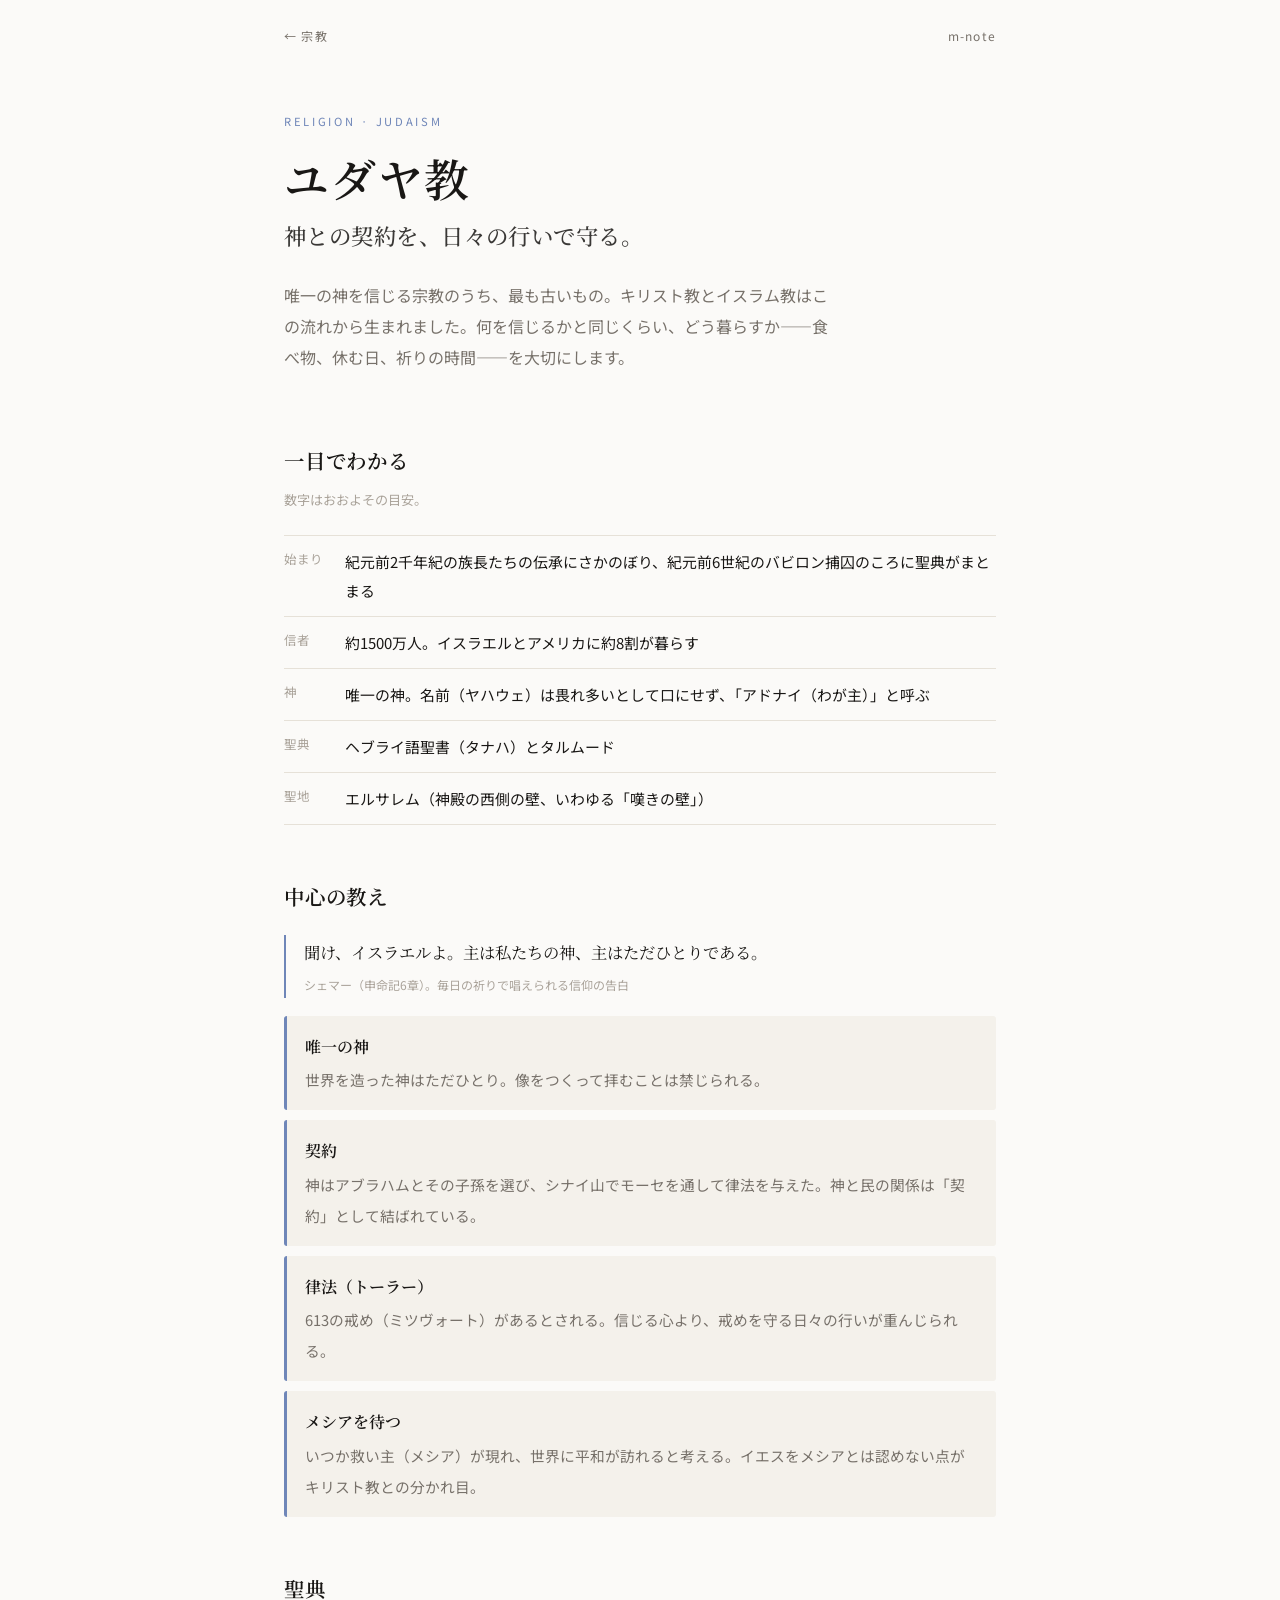
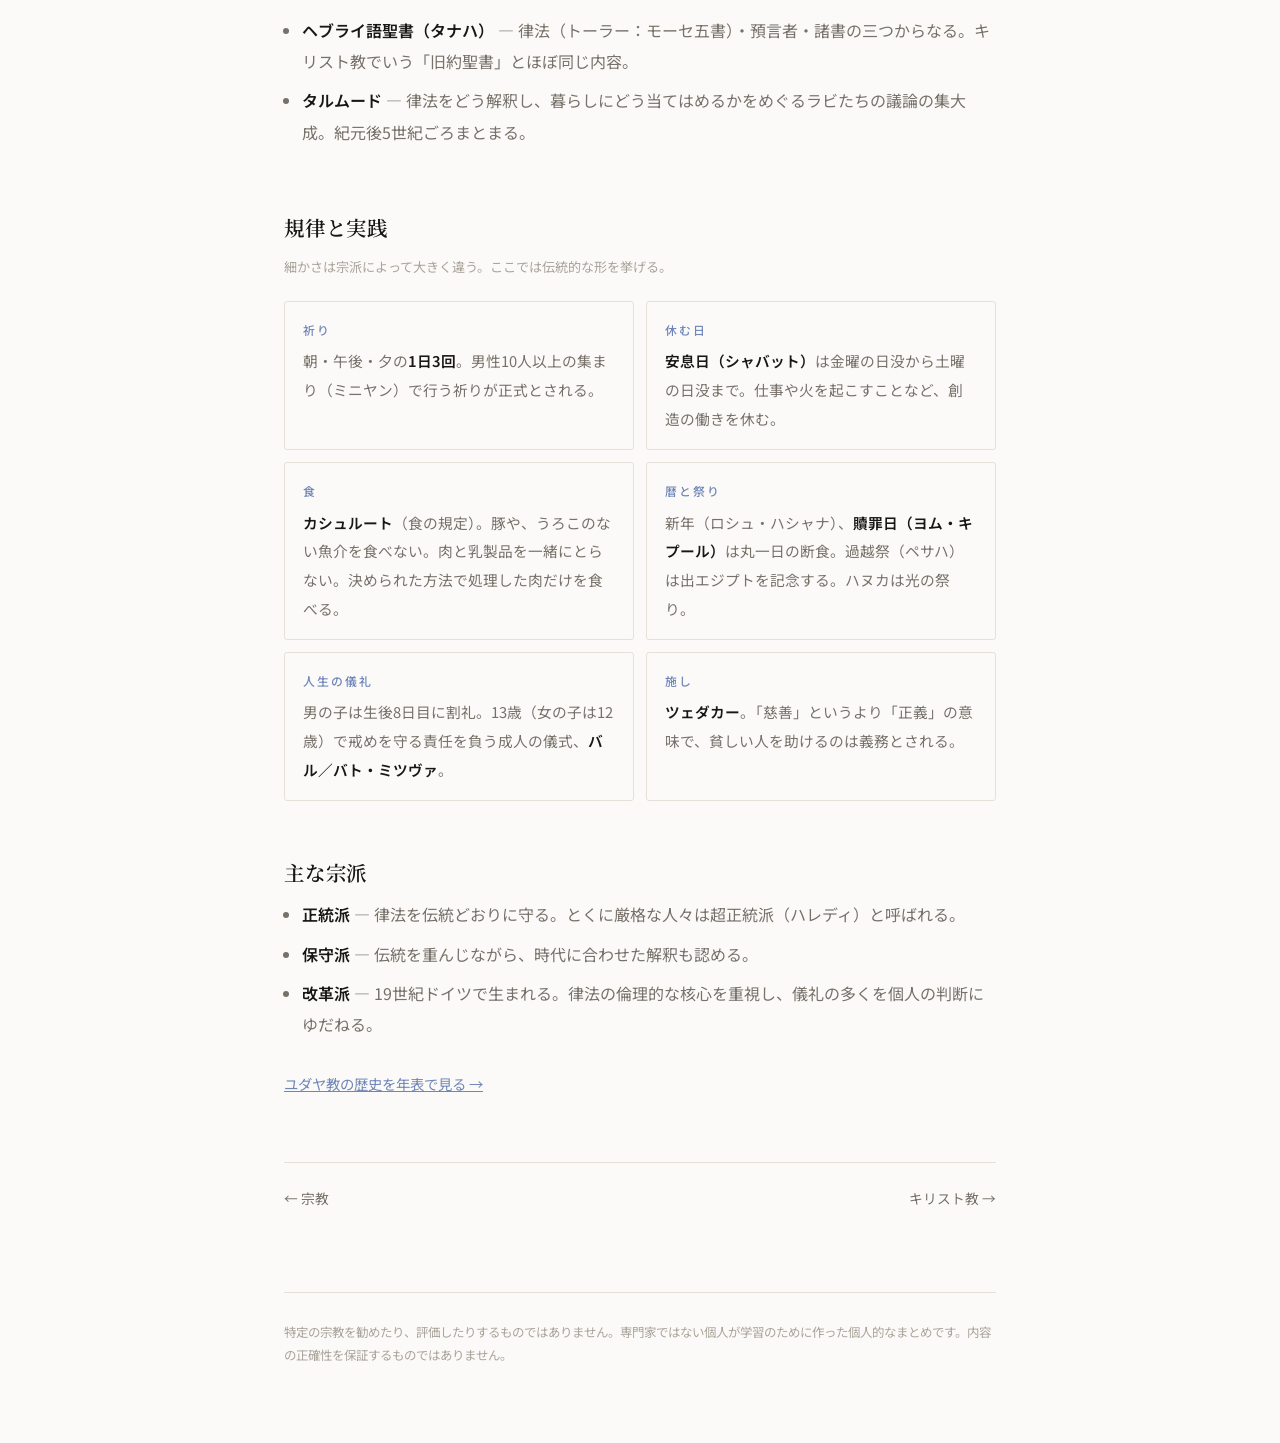
<file: judaism.html>
<!DOCTYPE html>
<html lang="ja">
<head>
<meta charset="UTF-8">
<meta name="viewport" content="width=device-width, initial-scale=1">
<title>ユダヤ教｜宗教</title>
<meta name="description" content="唯一の神と民との契約。ユダヤ教の中心の教え、聖典、安息日や食の規定などの規律と実践、主な宗派をまとめたノート。">
<link rel="preconnect" href="https://fonts.googleapis.com">
<link rel="preconnect" href="https://fonts.gstatic.com" crossorigin>
<link href="https://fonts.googleapis.com/css2?family=Noto+Sans+JP:wght@400;500;700&family=Noto+Serif+JP:wght@500;600;700&display=swap" rel="stylesheet">
<link rel="stylesheet" href="style.css">
</head>
<body class="abraham">
<div class="wrap">
  <div class="top"><a class="back" href="./">← 宗教</a><a class="sitemark" href="../">m-note</a></div>

  <header class="hero">
    <p class="eyebrow">RELIGION · JUDAISM</p>
    <h1>ユダヤ教</h1>
    <p class="mn-tagline">神との契約を、日々の行いで守る。</p>
    <p class="lead">唯一の神を信じる宗教のうち、最も古いもの。キリスト教とイスラム教はこの流れから生まれました。何を信じるかと同じくらい、どう暮らすか——食べ物、休む日、祈りの時間——を大切にします。</p>
  </header>

  <section>
    <h2>一目でわかる</h2>
    <p class="note">数字はおおよその目安。</p>
    <dl class="facts">
      <dt>始まり</dt><dd>紀元前2千年紀の族長たちの伝承にさかのぼり、紀元前6世紀のバビロン捕囚のころに聖典がまとまる</dd>
      <dt>信者</dt><dd>約1500万人。イスラエルとアメリカに約8割が暮らす</dd>
      <dt>神</dt><dd>唯一の神。名前（ヤハウェ）は畏れ多いとして口にせず、「アドナイ（わが主）」と呼ぶ</dd>
      <dt>聖典</dt><dd>ヘブライ語聖書（タナハ）とタルムード</dd>
      <dt>聖地</dt><dd>エルサレム（神殿の西側の壁、いわゆる「嘆きの壁」）</dd>
    </dl>
  </section>

  <section>
    <h2>中心の教え</h2>
    <div class="quote">聞け、イスラエルよ。主は私たちの神、主はただひとりである。<small>シェマー（申命記6章）。毎日の祈りで唱えられる信仰の告白</small></div>
    <ul class="points">
      <li><b>唯一の神</b><span>世界を造った神はただひとり。像をつくって拝むことは禁じられる。</span></li>
      <li><b>契約</b><span>神はアブラハムとその子孫を選び、シナイ山でモーセを通して律法を与えた。神と民の関係は「契約」として結ばれている。</span></li>
      <li><b>律法（トーラー）</b><span>613の戒め（ミツヴォート）があるとされる。信じる心より、戒めを守る日々の行いが重んじられる。</span></li>
      <li><b>メシアを待つ</b><span>いつか救い主（メシア）が現れ、世界に平和が訪れると考える。イエスをメシアとは認めない点がキリスト教との分かれ目。</span></li>
    </ul>
  </section>

  <section>
    <h2>聖典</h2>
    <ul class="plain">
      <li><strong>ヘブライ語聖書（タナハ）</strong> — 律法（トーラー：モーセ五書）・預言者・諸書の三つからなる。キリスト教でいう「旧約聖書」とほぼ同じ内容。</li>
      <li><strong>タルムード</strong> — 律法をどう解釈し、暮らしにどう当てはめるかをめぐるラビたちの議論の集大成。紀元後5世紀ごろまとまる。</li>
    </ul>
  </section>

  <section>
    <h2>規律と実践</h2>
    <p class="note">細かさは宗派によって大きく違う。ここでは伝統的な形を挙げる。</p>
    <div class="practice">
      <div><h4>祈り</h4><p>朝・午後・夕の<strong>1日3回</strong>。男性10人以上の集まり（ミニヤン）で行う祈りが正式とされる。</p></div>
      <div><h4>休む日</h4><p><strong>安息日（シャバット）</strong>は金曜の日没から土曜の日没まで。仕事や火を起こすことなど、創造の働きを休む。</p></div>
      <div><h4>食</h4><p><strong>カシュルート</strong>（食の規定）。豚や、うろこのない魚介を食べない。肉と乳製品を一緒にとらない。決められた方法で処理した肉だけを食べる。</p></div>
      <div><h4>暦と祭り</h4><p>新年（ロシュ・ハシャナ）、<strong>贖罪日（ヨム・キプール）</strong>は丸一日の断食。過越祭（ペサハ）は出エジプトを記念する。ハヌカは光の祭り。</p></div>
      <div><h4>人生の儀礼</h4><p>男の子は生後8日目に割礼。13歳（女の子は12歳）で戒めを守る責任を負う成人の儀式、<strong>バル／バト・ミツヴァ</strong>。</p></div>
      <div><h4>施し</h4><p><strong>ツェダカー</strong>。「慈善」というより「正義」の意味で、貧しい人を助けるのは義務とされる。</p></div>
    </div>
  </section>

  <section>
    <h2>主な宗派</h2>
    <ul class="plain">
      <li><strong>正統派</strong> — 律法を伝統どおりに守る。とくに厳格な人々は超正統派（ハレディ）と呼ばれる。</li>
      <li><strong>保守派</strong> — 伝統を重んじながら、時代に合わせた解釈も認める。</li>
      <li><strong>改革派</strong> — 19世紀ドイツで生まれる。律法の倫理的な核心を重視し、儀礼の多くを個人の判断にゆだねる。</li>
    </ul>
    <p class="tl"><a href="../history-timeline/#cat=judaism">ユダヤ教の歴史を年表で見る →</a></p>
  </section>

  <nav class="pager"><a href="./">← 宗教</a><a href="christianity.html">キリスト教 →</a></nav>

  <footer>
    <p>特定の宗教を勧めたり、評価したりするものではありません。専門家ではない個人が学習のために作った個人的なまとめです。内容の正確性を保証するものではありません。</p>
  </footer>
</div>
</body>
</html>
</file>
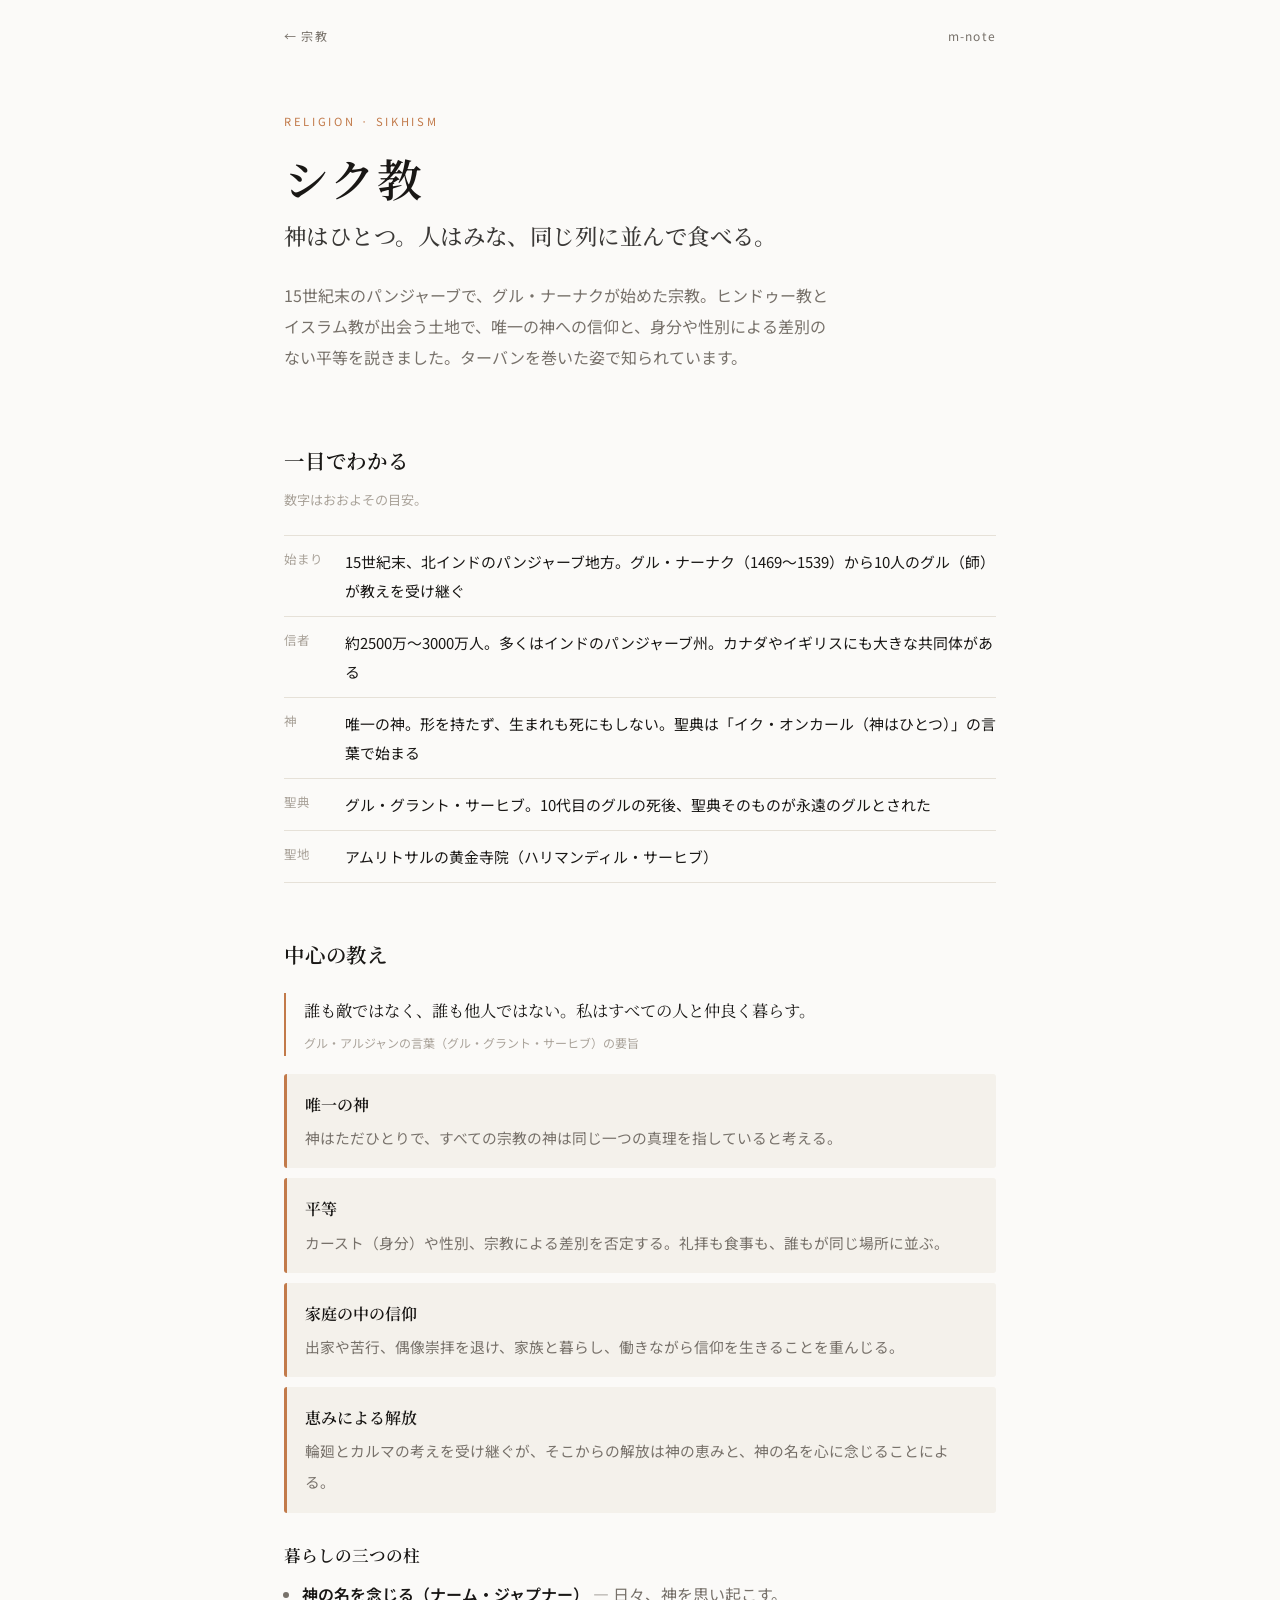
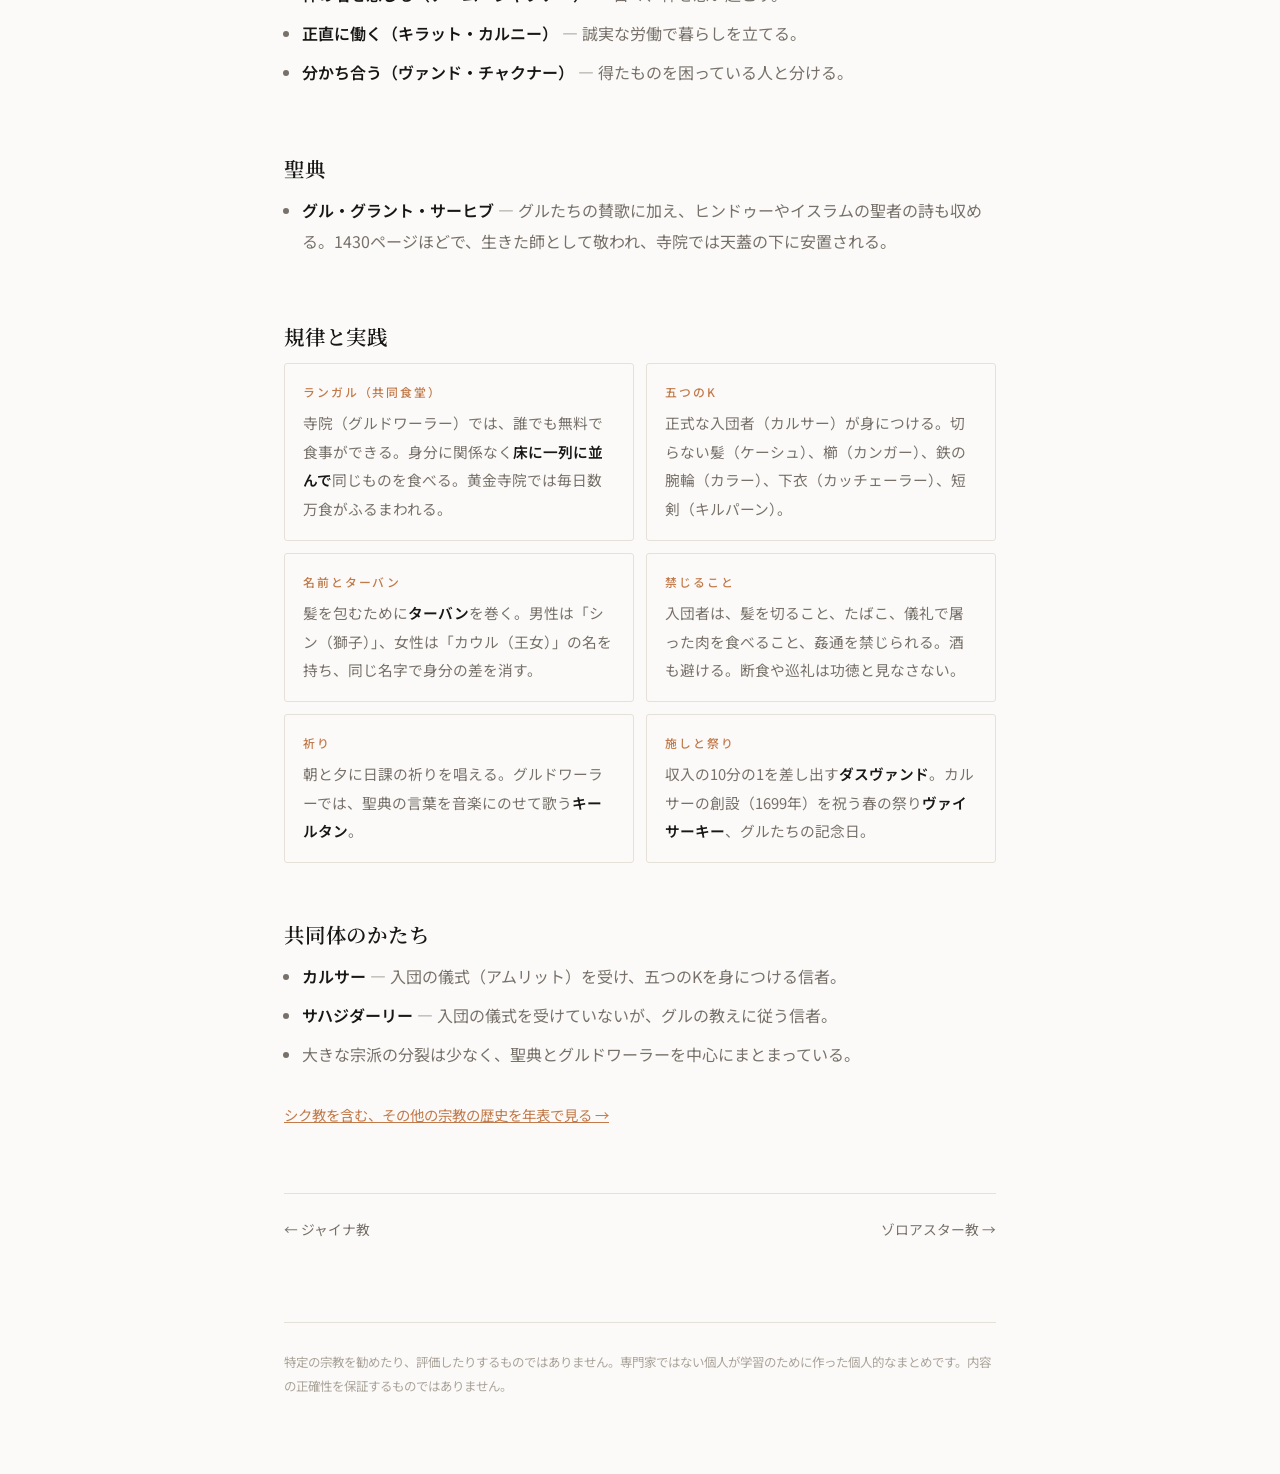
<file: sikhism.html>
<!DOCTYPE html>
<html lang="ja">
<head>
<meta charset="UTF-8">
<meta name="viewport" content="width=device-width, initial-scale=1">
<title>シク教｜宗教</title>
<meta name="description" content="神はひとつ、人はみな平等。シク教の中心の教え、聖典グル・グラント・サーヒブ、ランガルや五つのKなどの規律と実践をまとめたノート。">
<link rel="preconnect" href="https://fonts.googleapis.com">
<link rel="preconnect" href="https://fonts.gstatic.com" crossorigin>
<link href="https://fonts.googleapis.com/css2?family=Noto+Sans+JP:wght@400;500;700&family=Noto+Serif+JP:wght@500;600;700&display=swap" rel="stylesheet">
<link rel="stylesheet" href="style.css">
</head>
<body class="india">
<div class="wrap">
  <div class="top"><a class="back" href="./">← 宗教</a><a class="sitemark" href="../">m-note</a></div>

  <header class="hero">
    <p class="eyebrow">RELIGION · SIKHISM</p>
    <h1>シク教</h1>
    <p class="mn-tagline">神はひとつ。人はみな、同じ列に並んで食べる。</p>
    <p class="lead">15世紀末のパンジャーブで、グル・ナーナクが始めた宗教。ヒンドゥー教とイスラム教が出会う土地で、唯一の神への信仰と、身分や性別による差別のない平等を説きました。ターバンを巻いた姿で知られています。</p>
  </header>

  <section>
    <h2>一目でわかる</h2>
    <p class="note">数字はおおよその目安。</p>
    <dl class="facts">
      <dt>始まり</dt><dd>15世紀末、北インドのパンジャーブ地方。グル・ナーナク（1469〜1539）から10人のグル（師）が教えを受け継ぐ</dd>
      <dt>信者</dt><dd>約2500万〜3000万人。多くはインドのパンジャーブ州。カナダやイギリスにも大きな共同体がある</dd>
      <dt>神</dt><dd>唯一の神。形を持たず、生まれも死にもしない。聖典は「イク・オンカール（神はひとつ）」の言葉で始まる</dd>
      <dt>聖典</dt><dd>グル・グラント・サーヒブ。10代目のグルの死後、聖典そのものが永遠のグルとされた</dd>
      <dt>聖地</dt><dd>アムリトサルの黄金寺院（ハリマンディル・サーヒブ）</dd>
    </dl>
  </section>

  <section>
    <h2>中心の教え</h2>
    <div class="quote">誰も敵ではなく、誰も他人ではない。私はすべての人と仲良く暮らす。<small>グル・アルジャンの言葉（グル・グラント・サーヒブ）の要旨</small></div>
    <ul class="points">
      <li><b>唯一の神</b><span>神はただひとりで、すべての宗教の神は同じ一つの真理を指していると考える。</span></li>
      <li><b>平等</b><span>カースト（身分）や性別、宗教による差別を否定する。礼拝も食事も、誰もが同じ場所に並ぶ。</span></li>
      <li><b>家庭の中の信仰</b><span>出家や苦行、偶像崇拝を退け、家族と暮らし、働きながら信仰を生きることを重んじる。</span></li>
      <li><b>恵みによる解放</b><span>輪廻とカルマの考えを受け継ぐが、そこからの解放は神の恵みと、神の名を心に念じることによる。</span></li>
    </ul>
    <h3>暮らしの三つの柱</h3>
    <ul class="plain">
      <li><strong>神の名を念じる（ナーム・ジャプナー）</strong> — 日々、神を思い起こす。</li>
      <li><strong>正直に働く（キラット・カルニー）</strong> — 誠実な労働で暮らしを立てる。</li>
      <li><strong>分かち合う（ヴァンド・チャクナー）</strong> — 得たものを困っている人と分ける。</li>
    </ul>
  </section>

  <section>
    <h2>聖典</h2>
    <ul class="plain">
      <li><strong>グル・グラント・サーヒブ</strong> — グルたちの賛歌に加え、ヒンドゥーやイスラムの聖者の詩も収める。1430ページほどで、生きた師として敬われ、寺院では天蓋の下に安置される。</li>
    </ul>
  </section>

  <section>
    <h2>規律と実践</h2>
    <div class="practice">
      <div><h4>ランガル（共同食堂）</h4><p>寺院（グルドワーラー）では、誰でも無料で食事ができる。身分に関係なく<strong>床に一列に並んで</strong>同じものを食べる。黄金寺院では毎日数万食がふるまわれる。</p></div>
      <div><h4>五つのK</h4><p>正式な入団者（カルサー）が身につける。切らない髪（ケーシュ）、櫛（カンガー）、鉄の腕輪（カラー）、下衣（カッチェーラー）、短剣（キルパーン）。</p></div>
      <div><h4>名前とターバン</h4><p>髪を包むために<strong>ターバン</strong>を巻く。男性は「シン（獅子）」、女性は「カウル（王女）」の名を持ち、同じ名字で身分の差を消す。</p></div>
      <div><h4>禁じること</h4><p>入団者は、髪を切ること、たばこ、儀礼で屠った肉を食べること、姦通を禁じられる。酒も避ける。断食や巡礼は功徳と見なさない。</p></div>
      <div><h4>祈り</h4><p>朝と夕に日課の祈りを唱える。グルドワーラーでは、聖典の言葉を音楽にのせて歌う<strong>キールタン</strong>。</p></div>
      <div><h4>施しと祭り</h4><p>収入の10分の1を差し出す<strong>ダスヴァンド</strong>。カルサーの創設（1699年）を祝う春の祭り<strong>ヴァイサーキー</strong>、グルたちの記念日。</p></div>
    </div>
  </section>

  <section>
    <h2>共同体のかたち</h2>
    <ul class="plain">
      <li><strong>カルサー</strong> — 入団の儀式（アムリット）を受け、五つのKを身につける信者。</li>
      <li><strong>サハジダーリー</strong> — 入団の儀式を受けていないが、グルの教えに従う信者。</li>
      <li>大きな宗派の分裂は少なく、聖典とグルドワーラーを中心にまとまっている。</li>
    </ul>
    <p class="tl"><a href="../history-timeline/#cat=otherrel">シク教を含む、その他の宗教の歴史を年表で見る →</a></p>
  </section>

  <nav class="pager"><a href="jainism.html">← ジャイナ教</a><a href="zoroastrianism.html">ゾロアスター教 →</a></nav>

  <footer>
    <p>特定の宗教を勧めたり、評価したりするものではありません。専門家ではない個人が学習のために作った個人的なまとめです。内容の正確性を保証するものではありません。</p>
  </footer>
</div>
</body>
</html>
</file>
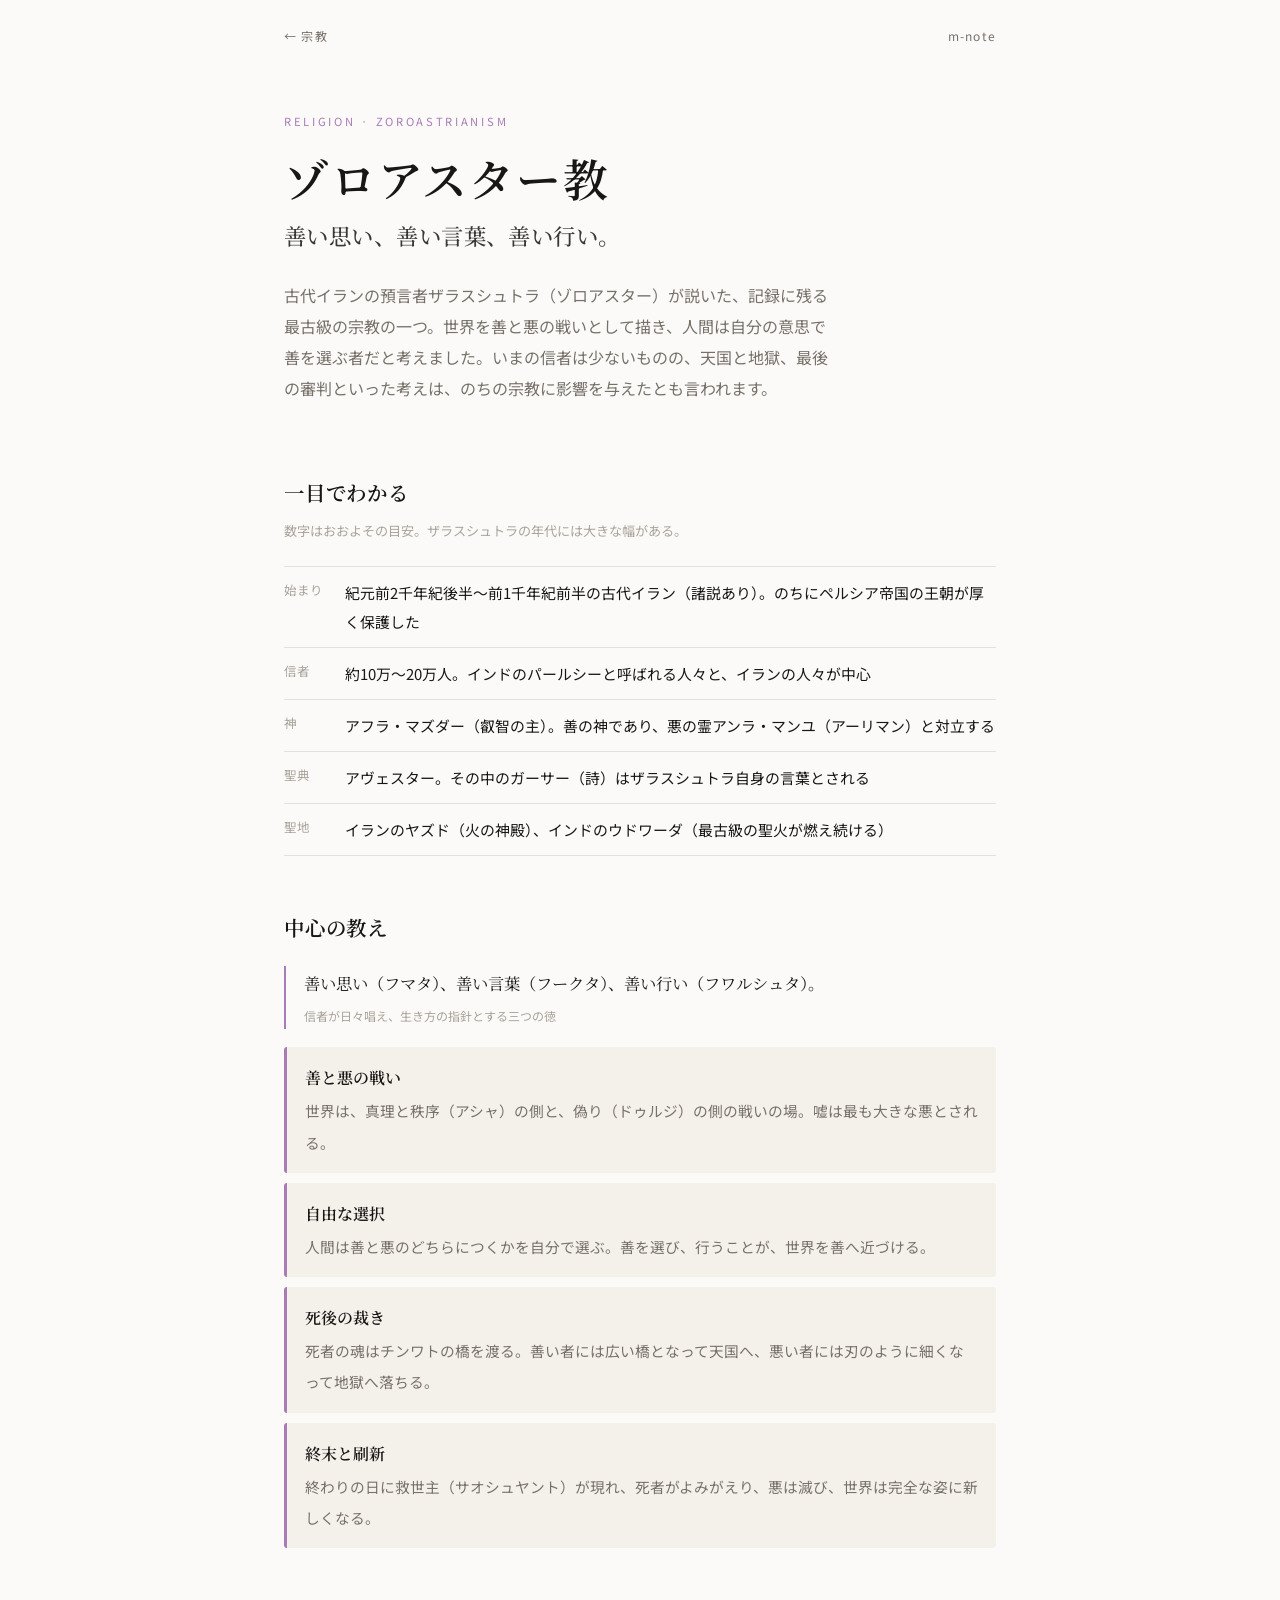
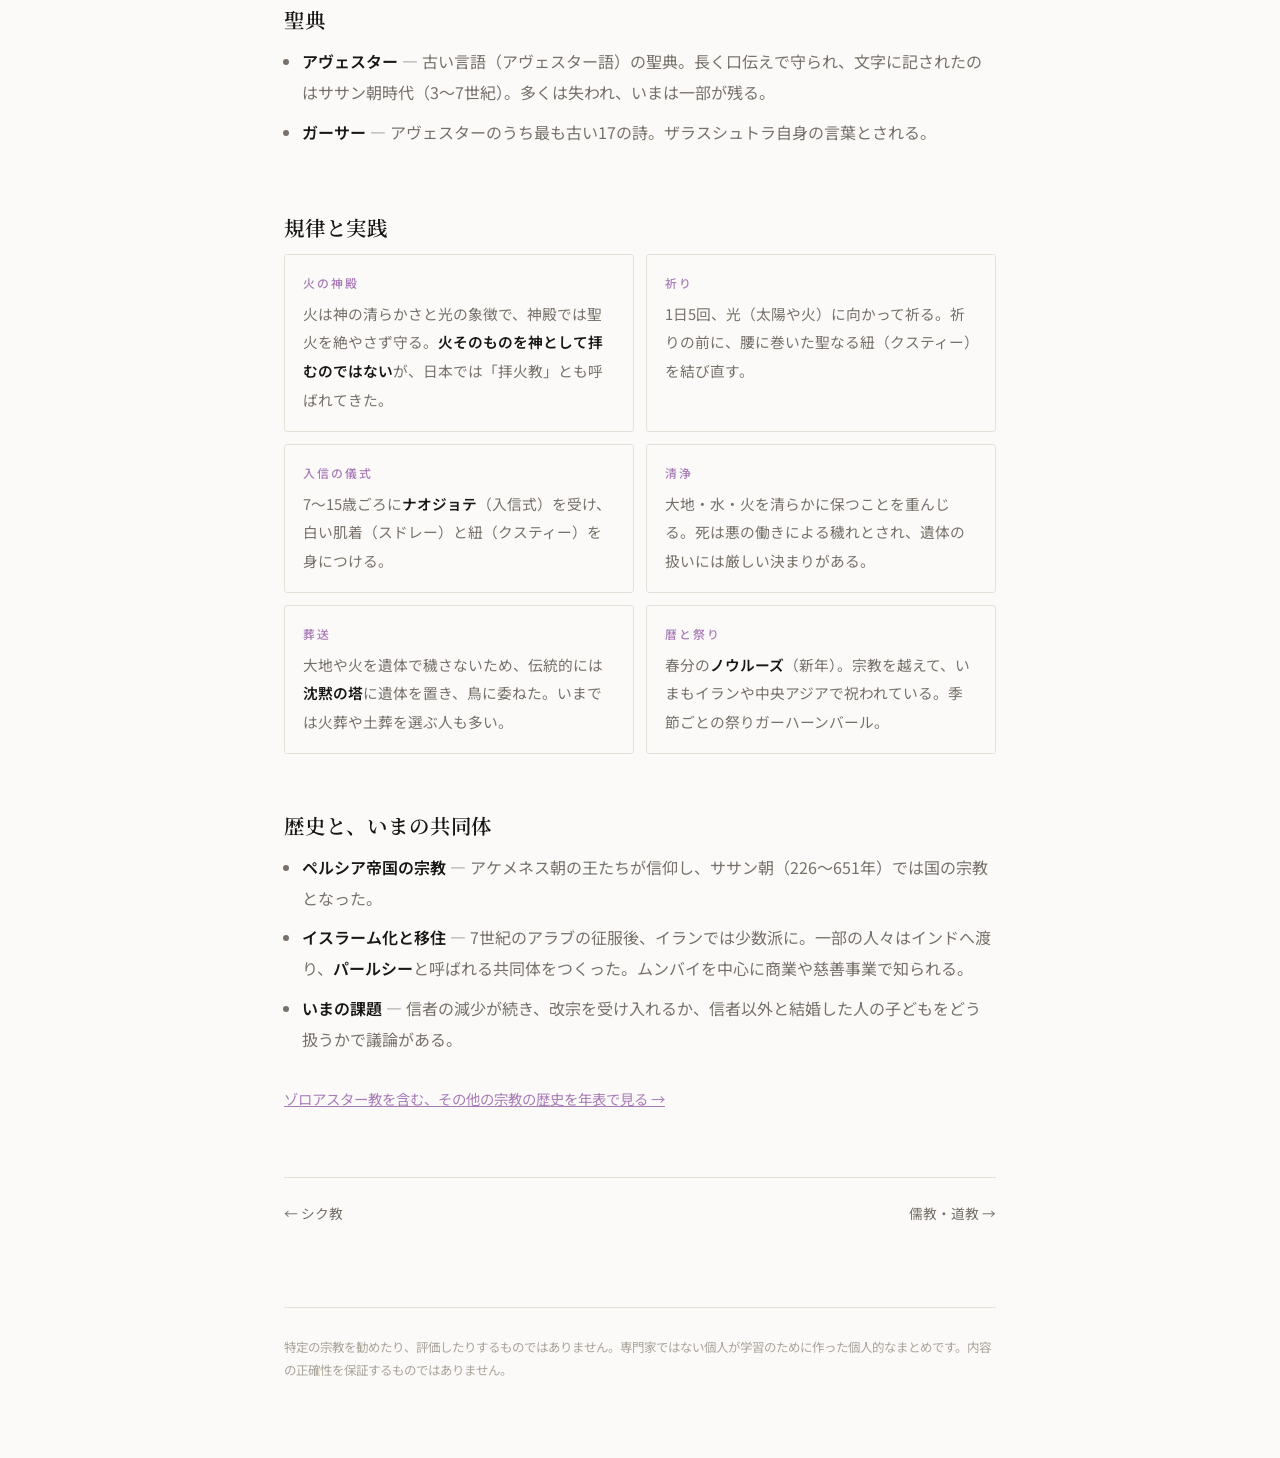
<file: zoroastrianism.html>
<!DOCTYPE html>
<html lang="ja">
<head>
<meta charset="UTF-8">
<meta name="viewport" content="width=device-width, initial-scale=1">
<title>ゾロアスター教｜宗教</title>
<meta name="description" content="善を選ぶのは人間自身。ゾロアスター教の善悪二元論と終末の考え、アヴェスター、火の神殿や清浄の規律、後の宗教への影響をまとめたノート。">
<link rel="preconnect" href="https://fonts.googleapis.com">
<link rel="preconnect" href="https://fonts.gstatic.com" crossorigin>
<link href="https://fonts.googleapis.com/css2?family=Noto+Sans+JP:wght@400;500;700&family=Noto+Serif+JP:wght@500;600;700&display=swap" rel="stylesheet">
<link rel="stylesheet" href="style.css">
</head>
<body class="iran">
<div class="wrap">
  <div class="top"><a class="back" href="./">← 宗教</a><a class="sitemark" href="../">m-note</a></div>

  <header class="hero">
    <p class="eyebrow">RELIGION · ZOROASTRIANISM</p>
    <h1>ゾロアスター教</h1>
    <p class="mn-tagline">善い思い、善い言葉、善い行い。</p>
    <p class="lead">古代イランの預言者ザラスシュトラ（ゾロアスター）が説いた、記録に残る最古級の宗教の一つ。世界を善と悪の戦いとして描き、人間は自分の意思で善を選ぶ者だと考えました。いまの信者は少ないものの、天国と地獄、最後の審判といった考えは、のちの宗教に影響を与えたとも言われます。</p>
  </header>

  <section>
    <h2>一目でわかる</h2>
    <p class="note">数字はおおよその目安。ザラスシュトラの年代には大きな幅がある。</p>
    <dl class="facts">
      <dt>始まり</dt><dd>紀元前2千年紀後半〜前1千年紀前半の古代イラン（諸説あり）。のちにペルシア帝国の王朝が厚く保護した</dd>
      <dt>信者</dt><dd>約10万〜20万人。インドのパールシーと呼ばれる人々と、イランの人々が中心</dd>
      <dt>神</dt><dd>アフラ・マズダー（叡智の主）。善の神であり、悪の霊アンラ・マンユ（アーリマン）と対立する</dd>
      <dt>聖典</dt><dd>アヴェスター。その中のガーサー（詩）はザラスシュトラ自身の言葉とされる</dd>
      <dt>聖地</dt><dd>イランのヤズド（火の神殿）、インドのウドワーダ（最古級の聖火が燃え続ける）</dd>
    </dl>
  </section>

  <section>
    <h2>中心の教え</h2>
    <div class="quote">善い思い（フマタ）、善い言葉（フークタ）、善い行い（フワルシュタ）。<small>信者が日々唱え、生き方の指針とする三つの徳</small></div>
    <ul class="points">
      <li><b>善と悪の戦い</b><span>世界は、真理と秩序（アシャ）の側と、偽り（ドゥルジ）の側の戦いの場。嘘は最も大きな悪とされる。</span></li>
      <li><b>自由な選択</b><span>人間は善と悪のどちらにつくかを自分で選ぶ。善を選び、行うことが、世界を善へ近づける。</span></li>
      <li><b>死後の裁き</b><span>死者の魂はチンワトの橋を渡る。善い者には広い橋となって天国へ、悪い者には刃のように細くなって地獄へ落ちる。</span></li>
      <li><b>終末と刷新</b><span>終わりの日に救世主（サオシュヤント）が現れ、死者がよみがえり、悪は滅び、世界は完全な姿に新しくなる。</span></li>
    </ul>
  </section>

  <section>
    <h2>聖典</h2>
    <ul class="plain">
      <li><strong>アヴェスター</strong> — 古い言語（アヴェスター語）の聖典。長く口伝えで守られ、文字に記されたのはササン朝時代（3〜7世紀）。多くは失われ、いまは一部が残る。</li>
      <li><strong>ガーサー</strong> — アヴェスターのうち最も古い17の詩。ザラスシュトラ自身の言葉とされる。</li>
    </ul>
  </section>

  <section>
    <h2>規律と実践</h2>
    <div class="practice">
      <div><h4>火の神殿</h4><p>火は神の清らかさと光の象徴で、神殿では聖火を絶やさず守る。<strong>火そのものを神として拝むのではない</strong>が、日本では「拝火教」とも呼ばれてきた。</p></div>
      <div><h4>祈り</h4><p>1日5回、光（太陽や火）に向かって祈る。祈りの前に、腰に巻いた聖なる紐（クスティー）を結び直す。</p></div>
      <div><h4>入信の儀式</h4><p>7〜15歳ごろに<strong>ナオジョテ</strong>（入信式）を受け、白い肌着（スドレー）と紐（クスティー）を身につける。</p></div>
      <div><h4>清浄</h4><p>大地・水・火を清らかに保つことを重んじる。死は悪の働きによる穢れとされ、遺体の扱いには厳しい決まりがある。</p></div>
      <div><h4>葬送</h4><p>大地や火を遺体で穢さないため、伝統的には<strong>沈黙の塔</strong>に遺体を置き、鳥に委ねた。いまでは火葬や土葬を選ぶ人も多い。</p></div>
      <div><h4>暦と祭り</h4><p>春分の<strong>ノウルーズ</strong>（新年）。宗教を越えて、いまもイランや中央アジアで祝われている。季節ごとの祭りガーハーンバール。</p></div>
    </div>
  </section>

  <section>
    <h2>歴史と、いまの共同体</h2>
    <ul class="plain">
      <li><strong>ペルシア帝国の宗教</strong> — アケメネス朝の王たちが信仰し、ササン朝（226〜651年）では国の宗教となった。</li>
      <li><strong>イスラーム化と移住</strong> — 7世紀のアラブの征服後、イランでは少数派に。一部の人々はインドへ渡り、<strong>パールシー</strong>と呼ばれる共同体をつくった。ムンバイを中心に商業や慈善事業で知られる。</li>
      <li><strong>いまの課題</strong> — 信者の減少が続き、改宗を受け入れるか、信者以外と結婚した人の子どもをどう扱うかで議論がある。</li>
    </ul>
    <p class="tl"><a href="../history-timeline/#cat=otherrel">ゾロアスター教を含む、その他の宗教の歴史を年表で見る →</a></p>
  </section>

  <nav class="pager"><a href="sikhism.html">← シク教</a><a href="confucianism-taoism.html">儒教・道教 →</a></nav>

  <footer>
    <p>特定の宗教を勧めたり、評価したりするものではありません。専門家ではない個人が学習のために作った個人的なまとめです。内容の正確性を保証するものではありません。</p>
  </footer>
</div>
</body>
</html>
</file>
<file: style.css>
/* 宗教ノートの各ページで共通に使うスタイル(入口の index.html は自己完結) */
:root{
  --bg:#fbfaf8; --ink:#191715; --muted:#77716a; --faint:#aaa39a;
  --line:#e6e1d8; --card:#f4f1eb; --accent:#8a6a3f;
  --c-abraham:#6f86b8; --c-india:#c27a4a; --c-eastasia:#5f9a7e; --c-iran:#a97cb8;
}
@media (prefers-color-scheme: dark){
  :root:not([data-theme="light"]){
    --bg:#100f0e; --ink:#efece7; --muted:#958f85; --faint:#5f5a52;
    --line:#272421; --card:#181614; --accent:#c9a273;
    --c-abraham:#8fa6d8; --c-india:#e09a6a; --c-eastasia:#7fbf9f; --c-iran:#c9a0d8;
  }
}
:root[data-theme="dark"]{
  --bg:#100f0e; --ink:#efece7; --muted:#958f85; --faint:#5f5a52;
  --line:#272421; --card:#181614; --accent:#c9a273;
  --c-abraham:#8fa6d8; --c-india:#e09a6a; --c-eastasia:#7fbf9f; --c-iran:#c9a0d8;
}
*{box-sizing:border-box}
body{margin:0;background:var(--bg);color:var(--ink);font-family:"Noto Sans JP",system-ui,sans-serif;
  font-size:16px;line-height:1.95;-webkit-font-smoothing:antialiased}
body.abraham{--fam:var(--c-abraham)} body.india{--fam:var(--c-india)} body.eastasia{--fam:var(--c-eastasia)} body.iran{--fam:var(--c-iran)}
a{color:inherit}
.wrap{max-width:48rem;margin:0 auto;padding:0 16px}
@media (min-width:640px){.wrap{padding:0 28px}}

.top{display:flex;justify-content:space-between;gap:12px;padding:24px 0 0}
.back,.sitemark{font-size:.75rem;letter-spacing:.1em;color:var(--muted);text-decoration:none}
.back:hover,.sitemark:hover{color:var(--ink)}

header.hero{padding:64px 0 16px}
.eyebrow{font-size:.7rem;letter-spacing:.24em;color:var(--fam,var(--accent));margin:0 0 14px}
h1{font-family:"Noto Serif JP",serif;font-weight:600;font-size:clamp(2rem,6vw,2.8rem);line-height:1.4;margin:0 0 6px;letter-spacing:.04em}
.mn-tagline{font-family:"Noto Serif JP",serif;font-weight:500;font-size:clamp(1.05rem,2.6vw,1.4rem);line-height:1.75;letter-spacing:.02em;margin:.1em 0 1.1em;opacity:.85}
.lead{color:var(--muted);margin:0;max-width:34em}

section{padding:52px 0 0}
h2{font-family:"Noto Serif JP",serif;font-weight:600;font-size:1.28rem;letter-spacing:.04em;margin:0 0 6px}
.note{color:var(--faint);font-size:.82rem;margin:0 0 22px}
h3{font-family:"Noto Serif JP",serif;font-weight:600;font-size:1.04rem;margin:26px 0 8px}
p{margin:0 0 14px}
strong{font-weight:600}

/* 一目でわかる */
dl.facts{display:grid;grid-template-columns:auto 1fr;gap:0;margin:0;border-top:1px solid var(--line)}
dl.facts dt,dl.facts dd{padding:11px 0;border-bottom:1px solid var(--line);margin:0;font-size:.93rem}
dl.facts dt{color:var(--faint);font-size:.78rem;letter-spacing:.08em;padding-right:22px;white-space:nowrap}

/* 教えのカード */
.points{list-style:none;margin:0;padding:0;display:grid;gap:10px}
.points li{padding:15px 18px;background:var(--card);border-radius:3px;border-left:3px solid var(--fam,var(--accent))}
.points b{display:block;font-family:"Noto Serif JP",serif;font-weight:600;margin-bottom:2px}
.points span{color:var(--muted);font-size:.92rem}
.quote{margin:18px 0;padding:2px 0 2px 18px;border-left:2px solid var(--fam,var(--accent));font-family:"Noto Serif JP",serif;font-size:1.02rem}
.quote small{display:block;font-family:"Noto Sans JP",sans-serif;font-size:.75rem;color:var(--faint);margin-top:4px}

/* 規律と実践 */
.practice{display:grid;grid-template-columns:1fr;gap:12px}
@media (min-width:640px){.practice{grid-template-columns:1fr 1fr}}
.practice div{padding:16px 18px;border:1px solid var(--line);border-radius:3px}
.practice h4{margin:0 0 6px;font-size:.74rem;letter-spacing:.16em;color:var(--fam,var(--accent));font-weight:500}
.practice p{margin:0;font-size:.92rem;color:var(--muted)}
.practice p strong{color:var(--ink)}

ul.plain{margin:0;padding-left:1.1em;color:var(--muted)}
ul.plain li{margin:0 0 8px}
ul.plain li strong{color:var(--ink)}

.tl{margin-top:30px;font-size:.9rem}
.tl a{color:var(--fam,var(--accent))}

/* 前後のページ */
.pager{display:flex;justify-content:space-between;gap:12px;margin-top:64px;padding-top:22px;border-top:1px solid var(--line);font-size:.86rem}
.pager a{text-decoration:none;color:var(--muted)}
.pager a:hover{color:var(--ink)}

/* 比較ページ */
.theme{padding:30px 0 0}
.theme h2{display:flex;align-items:baseline;gap:12px}
.theme h2 small{font-family:"Noto Sans JP",sans-serif;font-weight:400;font-size:.7rem;letter-spacing:.18em;color:var(--faint)}
.cmp{display:grid;grid-template-columns:1fr;gap:0;border-top:1px solid var(--line)}
.cmp div{display:grid;grid-template-columns:7.5em 1fr;gap:14px;padding:11px 0;border-bottom:1px solid var(--line);font-size:.92rem}
.cmp b{font-family:"Noto Serif JP",serif;font-weight:600;font-size:.9rem;border-left:3px solid var(--fam);padding-left:9px;line-height:1.6;align-self:start}
.cmp .abraham{--fam:var(--c-abraham)} .cmp .india{--fam:var(--c-india)} .cmp .eastasia{--fam:var(--c-eastasia)} .cmp .iran{--fam:var(--c-iran)}
.cmp span{color:var(--muted)}
.insight{margin:16px 0 0;padding:14px 18px;background:var(--card);border-radius:3px;font-size:.92rem}
.insight::before{content:"見えること　";font-size:.72rem;letter-spacing:.14em;color:var(--accent)}
@media (max-width:480px){.cmp div{grid-template-columns:1fr;gap:2px}}

footer{margin:80px 0 0;padding:28px 0 64px;border-top:1px solid var(--line)}
footer p{font-size:.78rem;color:var(--faint);line-height:1.85;margin:0 0 12px}
</file>
